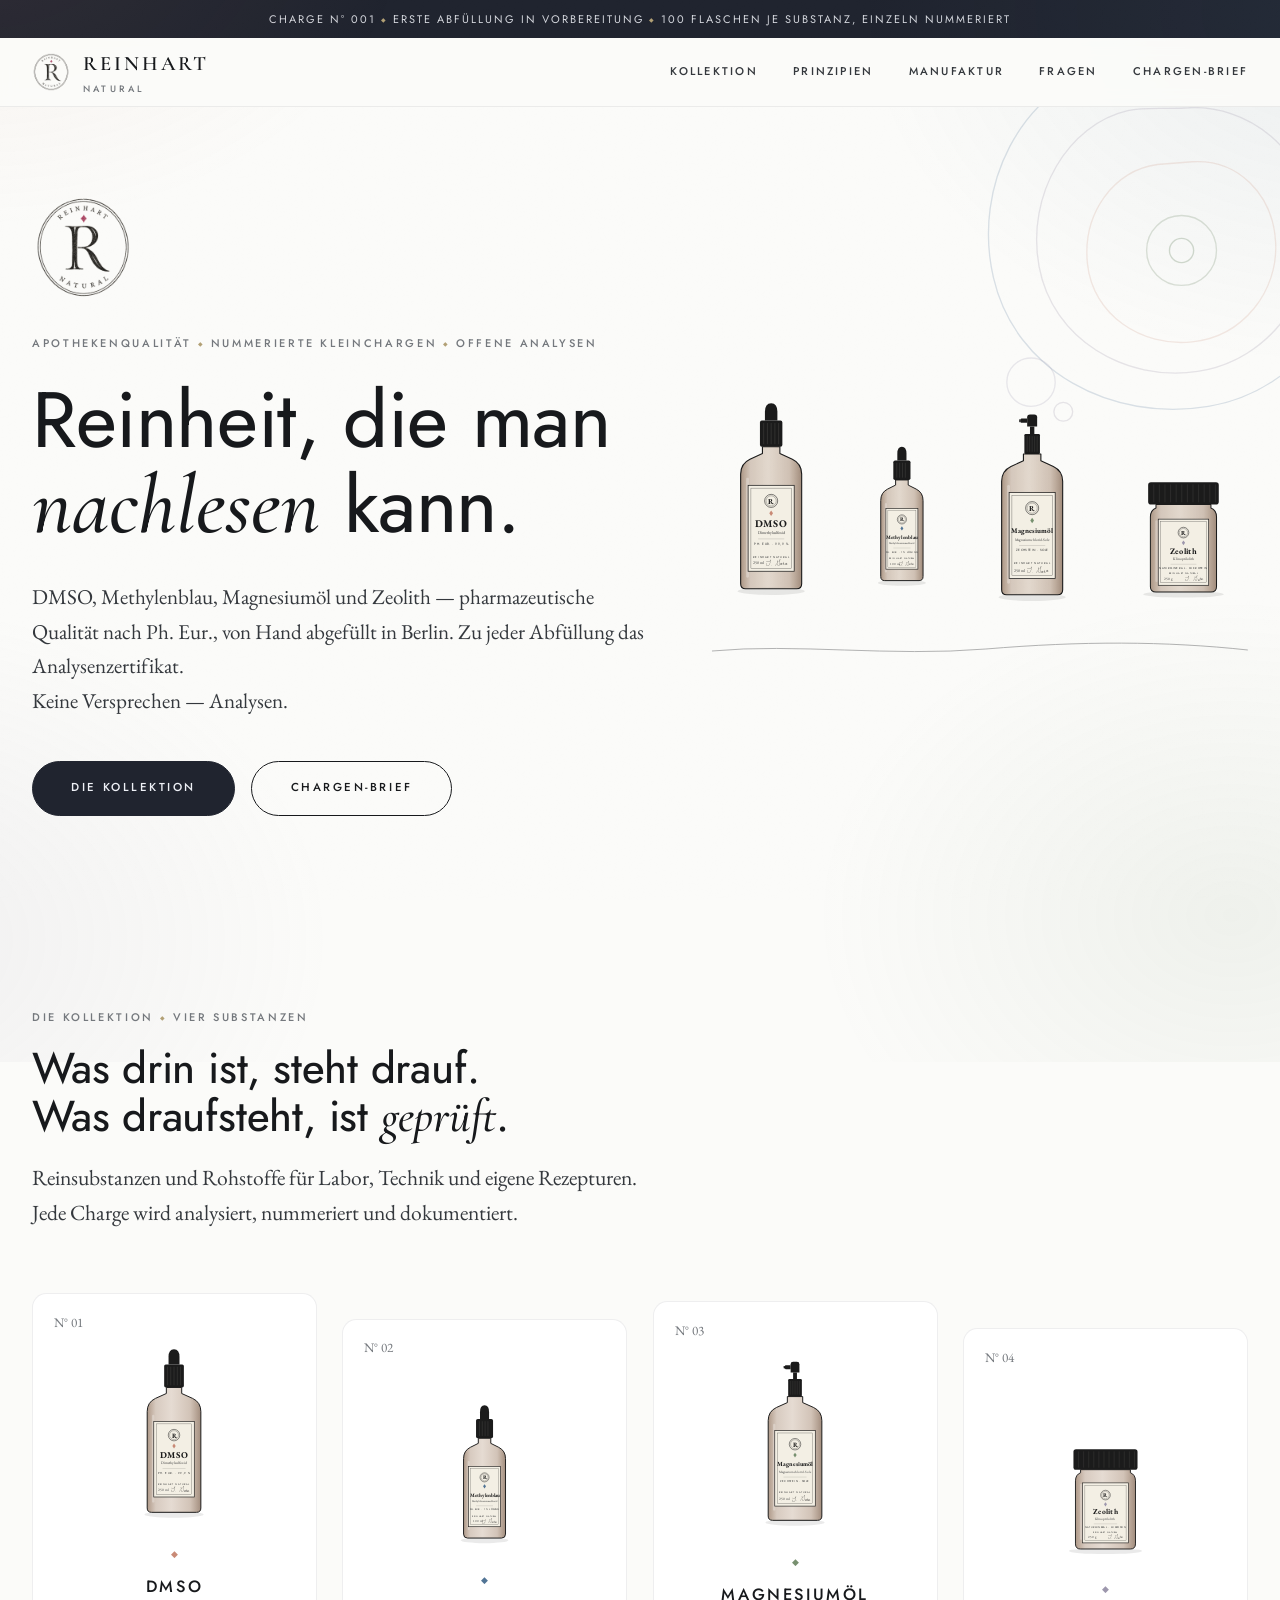
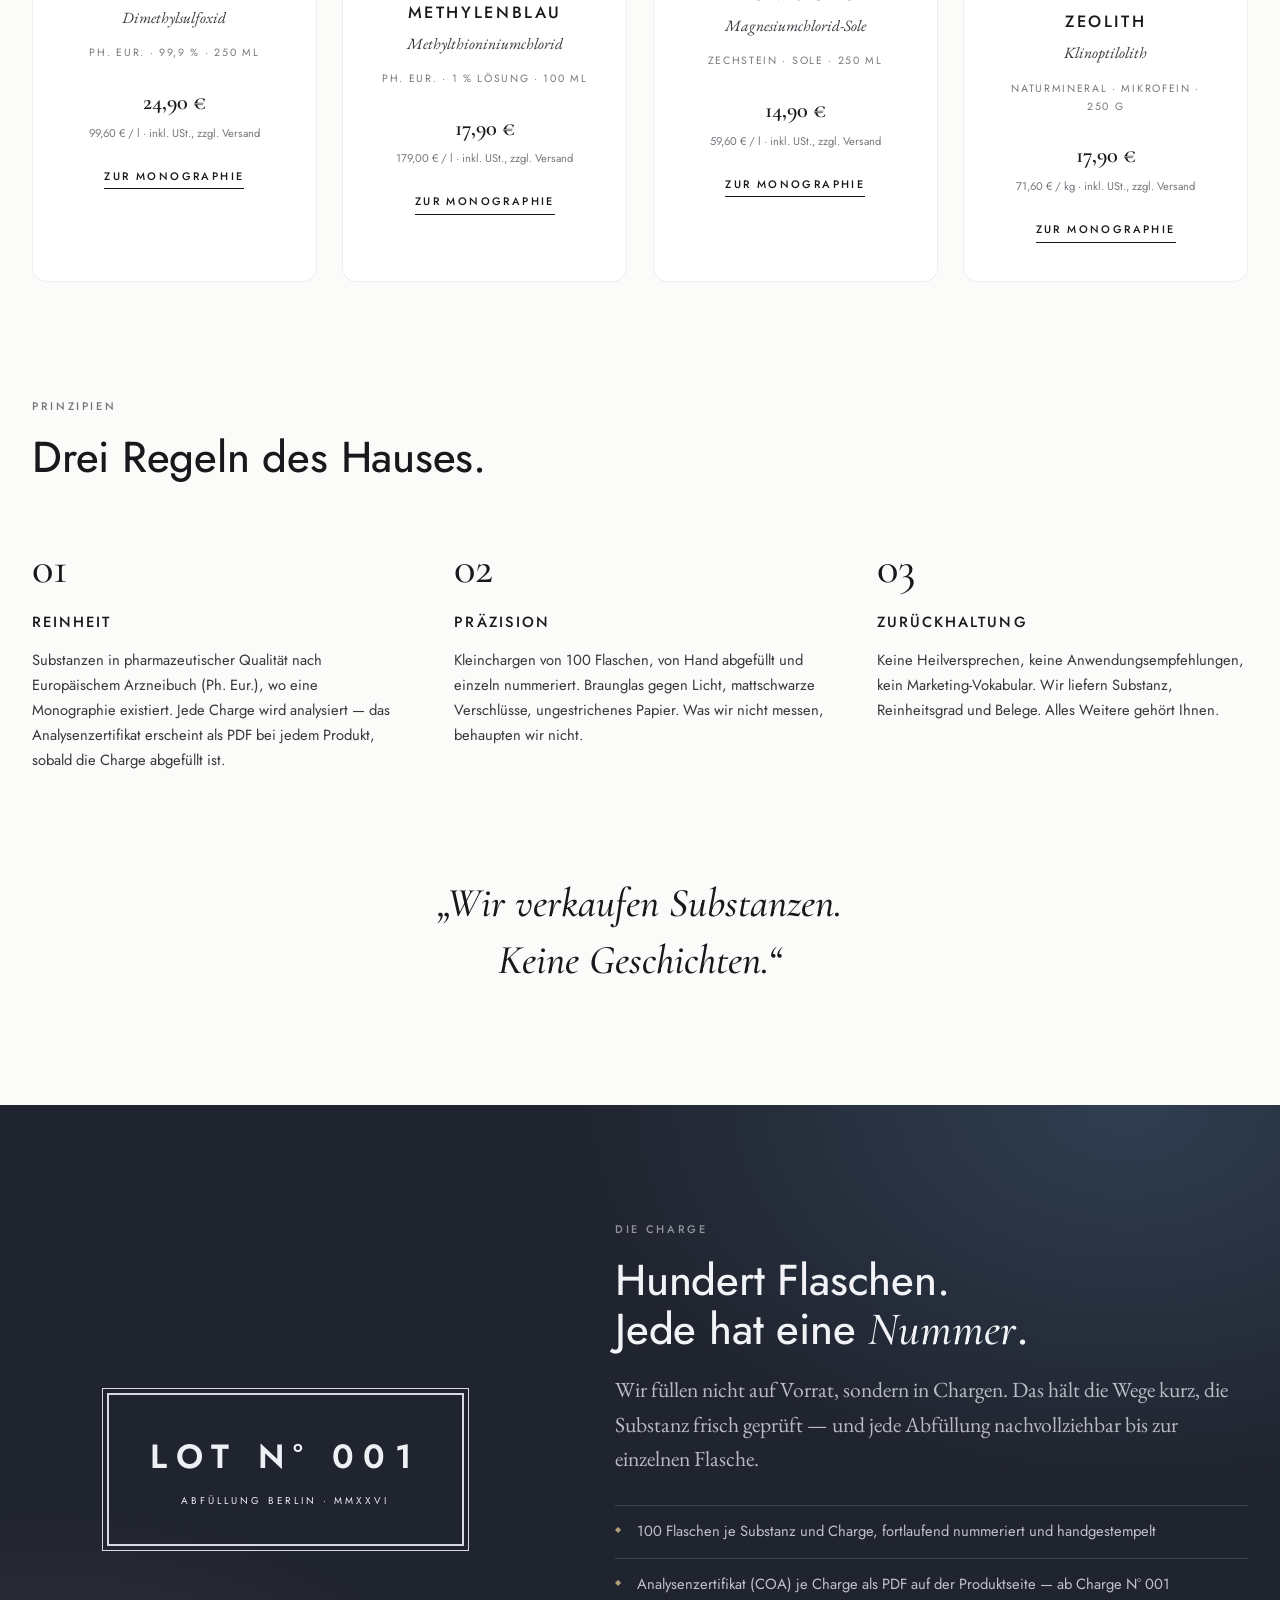
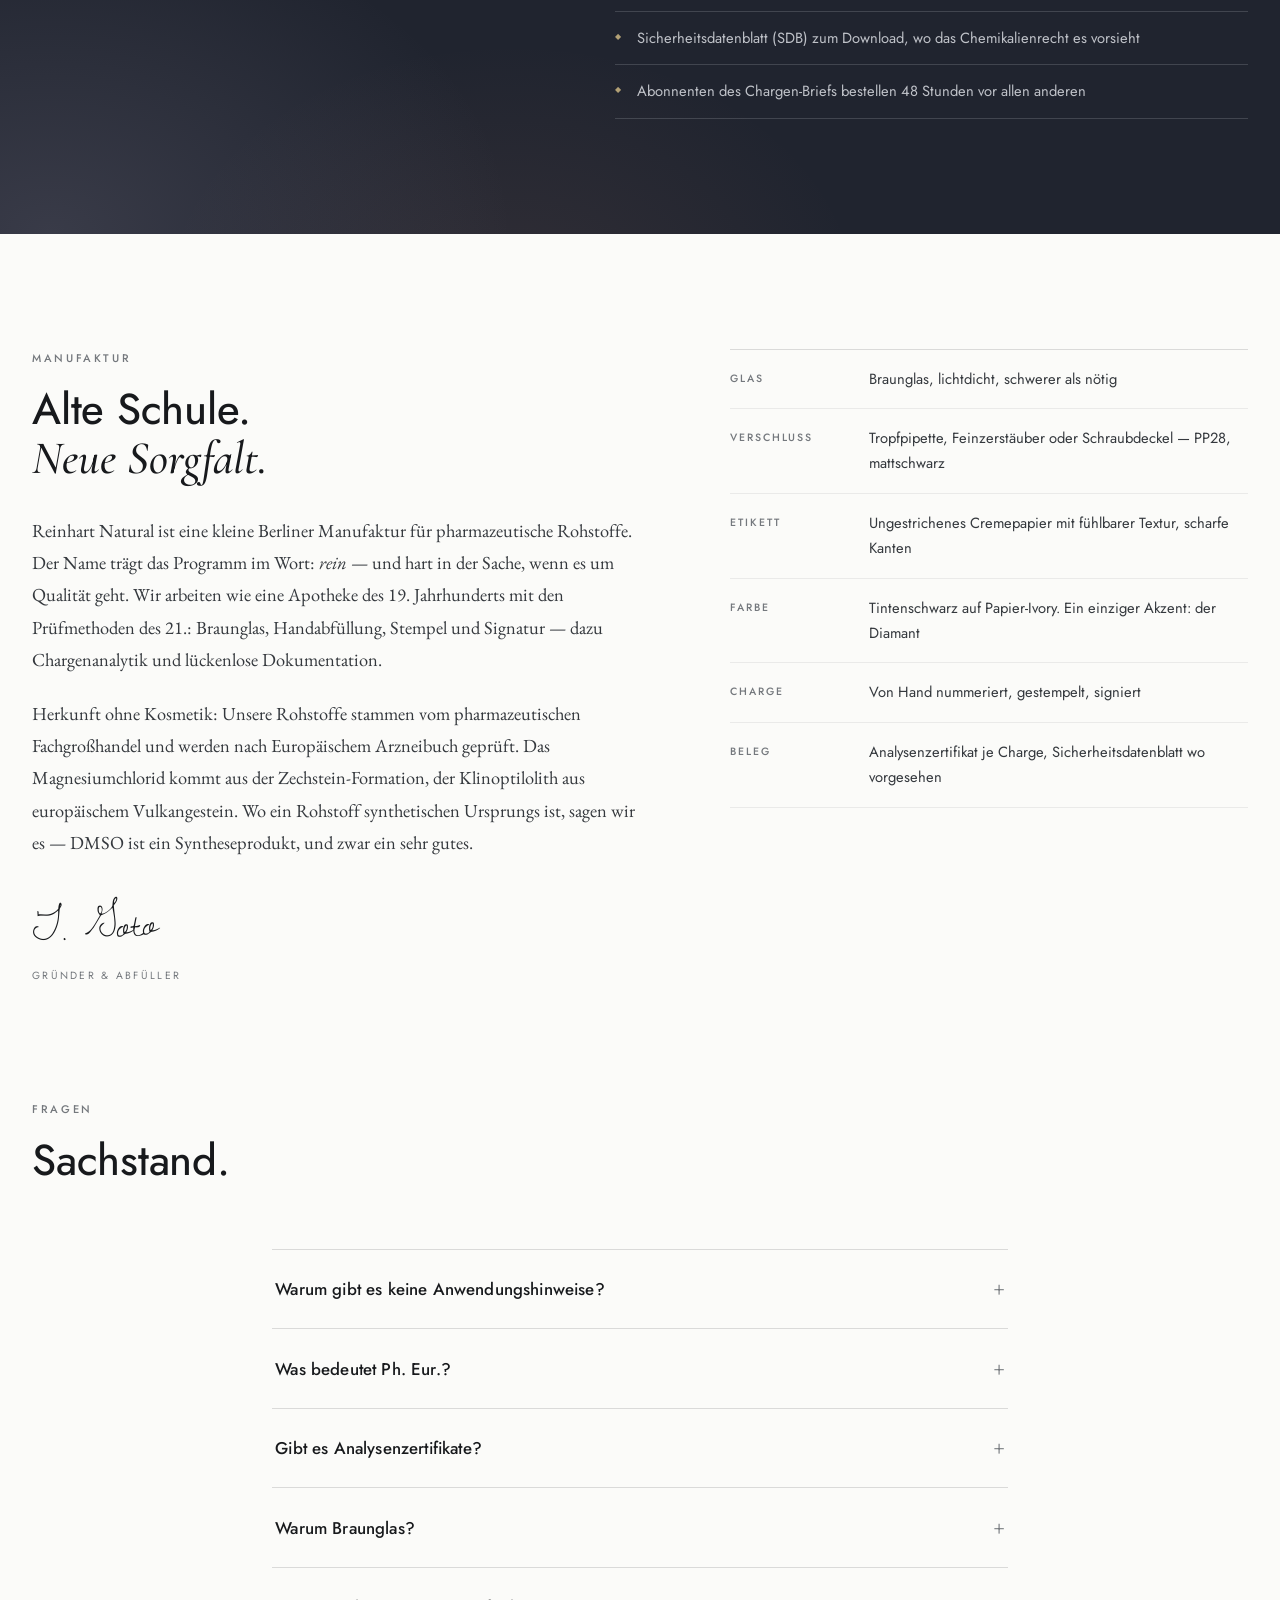
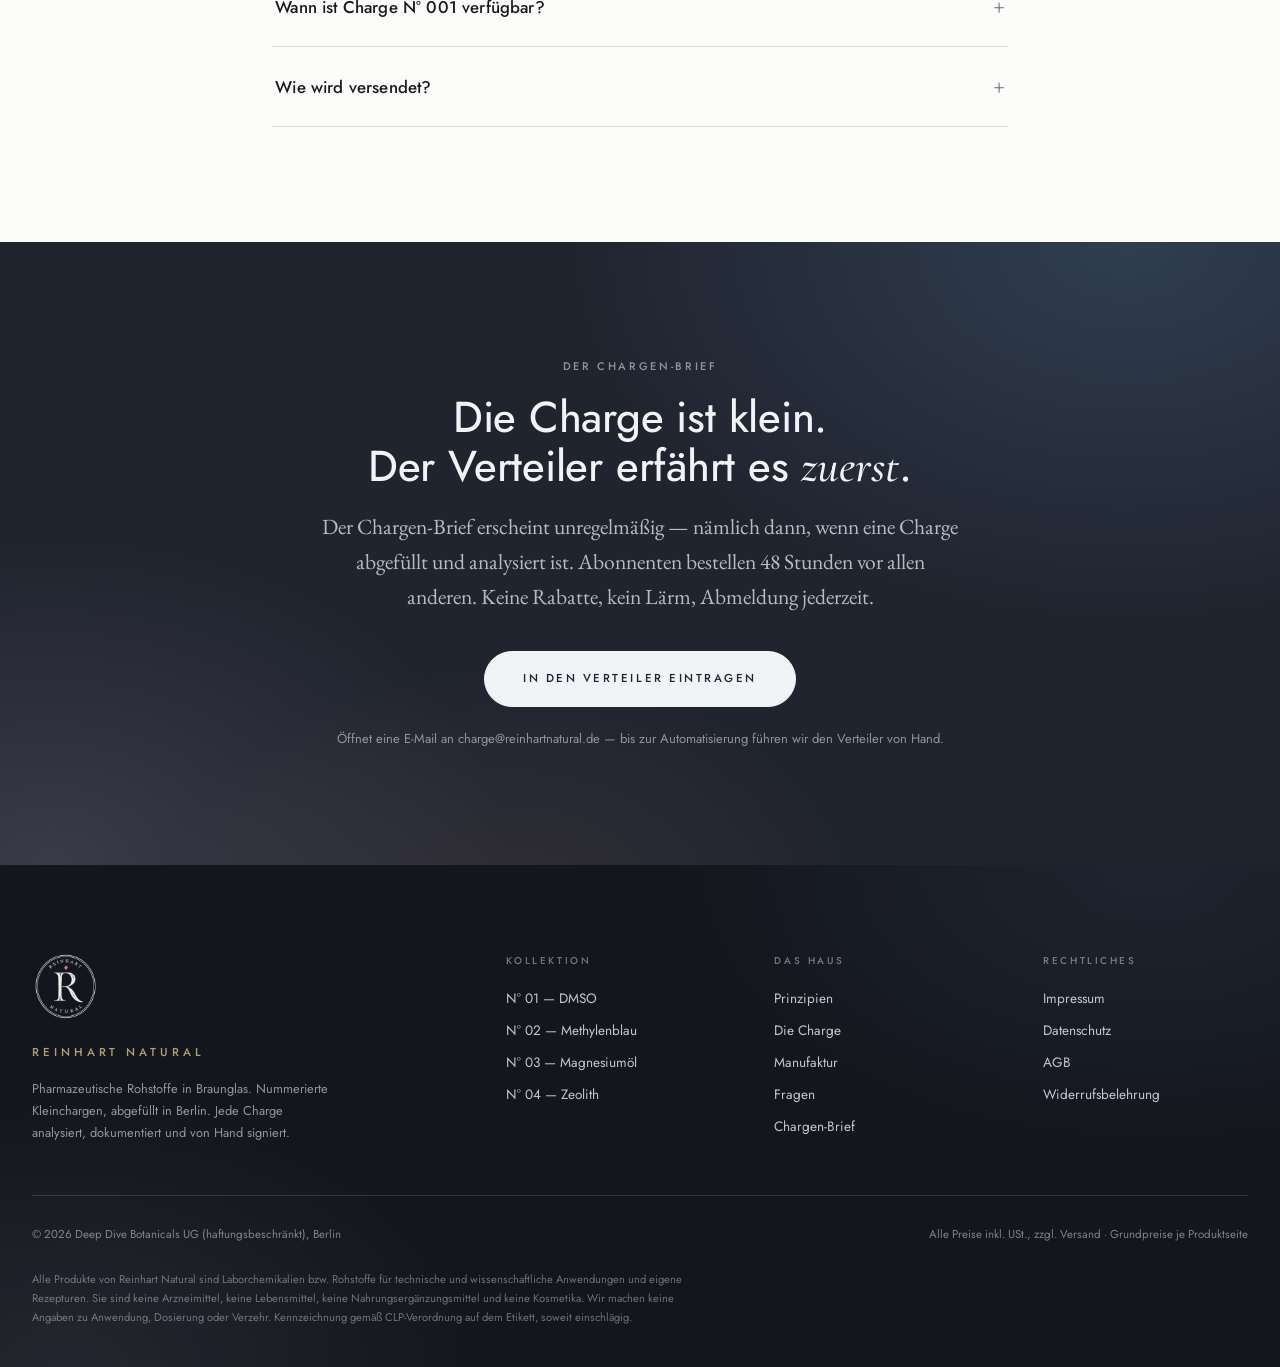
<file: index.html>
<!DOCTYPE html>
<html lang="de">
<head>
  <meta charset="utf-8">
  <meta name="viewport" content="width=device-width, initial-scale=1">
  <title>Reinhart Natural — Pharmazeutische Rohstoffe in Braunglas · Ph. Eur. · Nummerierte Kleinchargen</title>
  <meta name="description" content="Reinhart Natural: DMSO, Methylenblau, Magnesiumöl und Zeolith in Braunglas. Pharmazeutische Qualität, nummerierte Kleinchargen, Analysenzertifikat je Charge. Abgefüllt in Berlin.">
  <link rel="canonical" href="https://reinhartnatural.de/">
  <link rel="icon" href="favicon.ico" sizes="48x48">
  <link rel="icon" type="image/png" sizes="32x32" href="favicon-32.png">
  <link rel="apple-touch-icon" href="apple-touch-icon.png">
  <link rel="stylesheet" href="assets/css/style.css">
  <meta property="og:type" content="website">
  <meta property="og:site_name" content="Reinhart Natural">
  <meta property="og:title" content="Reinhart Natural — Pharmazeutische Rohstoffe in Braunglas">
  <meta property="og:description" content="Vier Substanzen. Nummerierte Kleinchargen. Analysenzertifikat je Charge. Keine Versprechen — Analysen.">
  <meta property="og:url" content="https://reinhartnatural.de/">
  <meta property="og:locale" content="de_DE">
  <meta property="og:image" content="https://reinhartnatural.de/assets/img/og-standard.png">
  <meta property="og:image:width" content="1200">
  <meta property="og:image:height" content="630">
  <meta name="twitter:card" content="summary_large_image">
  <meta name="twitter:image" content="https://reinhartnatural.de/assets/img/og-standard.png">
  <script type="application/ld+json">
  {
    "@context": "https://schema.org",
    "@type": "Organization",
    "name": "Reinhart Natural",
    "url": "https://reinhartnatural.de/",
    "logo": "https://reinhartnatural.de/assets/img/siegel-512.png",
    "slogan": "Reinheit, die man nachlesen kann.",
    "parentOrganization": {
      "@type": "Organization",
      "name": "Deep Dive Botanicals UG (haftungsbeschränkt)"
    }
  }
  </script>
</head>
<body>
<a class="skip-link" href="#inhalt">Zum Inhalt springen</a>

<!-- ============ SVG-Sprite: Siegel & Flaschen ============ -->
<svg xmlns="http://www.w3.org/2000/svg" width="0" height="0" style="position:absolute" aria-hidden="true" focusable="false">
  <defs>
    <linearGradient id="amber" x1="0" y1="0" x2="1" y2="0">
      <stop offset="0" stop-color="#6b4426" stop-opacity="0.55"/>
      <stop offset="0.16" stop-color="#7a4f2c" stop-opacity="0.30"/>
      <stop offset="0.45" stop-color="#8a5c34" stop-opacity="0.22"/>
      <stop offset="0.8" stop-color="#7a4f2c" stop-opacity="0.34"/>
      <stop offset="1" stop-color="#5e3a20" stop-opacity="0.58"/>
    </linearGradient>
  </defs>

  <!-- DMSO — 250 ml, Tropfpipette -->
  <symbol id="flasche-dmso" viewBox="0 0 190 336">
    <ellipse cx="95" cy="326" rx="54" ry="6" fill="#1b1b1b" opacity="0.09"/>
    <path d="M85 52 L85 38 Q85 24 95 24 Q105 24 105 38 L105 52 Z" fill="#1b1b1b"/>
    <rect x="77" y="52" width="36" height="42" rx="3" fill="#1b1b1b"/>
    <g stroke="#f3efe4" stroke-width="1" opacity="0.16">
      <line x1="83" y1="56" x2="83" y2="90"/><line x1="89" y1="56" x2="89" y2="90"/>
      <line x1="95" y1="56" x2="95" y2="90"/><line x1="101" y1="56" x2="101" y2="90"/>
      <line x1="107" y1="56" x2="107" y2="90"/>
    </g>
    <path d="M54 322 Q46 322 46 314 L46 138 Q46 121 61 114 L81 105 L81 94 L109 94 L109 105 L129 114 Q144 121 144 138 L144 314 Q144 322 136 322 Z"
          fill="url(#amber)" stroke="#1b1b1b" stroke-width="1.8" stroke-linejoin="round"/>
    <path d="M57 146 L57 302" stroke="#ffffff" stroke-width="4.5" stroke-linecap="round" opacity="0.28" fill="none"/>
    <rect x="58" y="156" width="74" height="138" fill="#f3efe4" stroke="#1b1b1b" stroke-width="1.2"/>
    <rect x="62.5" y="160.5" width="65" height="129" fill="none" stroke="#1b1b1b" stroke-width="0.6" opacity="0.75"/>
    <circle cx="95" cy="181" r="10.5" fill="none" stroke="#1b1b1b" stroke-width="0.9"/>
    <circle cx="95" cy="181" r="8.2" fill="none" stroke="#1b1b1b" stroke-width="0.45"/>
    <text x="95" y="185.5" text-anchor="middle" style="font-family:'EB Garamond',Georgia,serif;font-weight:700" font-size="12" fill="#1b1b1b">R</text>
    <path d="M95 196.5 l 3 4.4 -3 4.4 -3 -4.4 z" style="fill:var(--d,#c98a76)"/>
    <text x="95" y="223" text-anchor="middle" style="font-family:'EB Garamond',Georgia,serif;font-weight:700;letter-spacing:0.08em" font-size="16.5" fill="#1b1b1b">DMSO</text>
    <text x="95" y="234.5" text-anchor="middle" style="font-family:'EB Garamond',Georgia,serif" font-size="6.8" fill="#2f3133">Dimethylsulfoxid</text>
    <line x1="74" y1="242" x2="116" y2="242" stroke="#1b1b1b" stroke-width="0.5" opacity="0.4"/>
    <text x="95" y="251.5" text-anchor="middle" style="font-family:Jost,Arial,sans-serif;letter-spacing:0.14em" font-size="5.2" fill="#2f3133">PH. EUR. · 99,9 %</text>
    <text x="66" y="283" style="font-family:'EB Garamond',Georgia,serif" font-size="6.6" fill="#2f3133">250 ml</text>
    <text x="122" y="284" text-anchor="end" transform="rotate(-3 122 284)" style="font-family:'Dawning of a New Day',cursive" font-size="11" fill="#1b1b1b">T. Goto</text>
    <text x="95" y="272" text-anchor="middle" style="font-family:Jost,Arial,sans-serif;letter-spacing:0.22em" font-size="4.4" fill="#2f3133">REINHART NATURAL</text>
  </symbol>

  <!-- Methylenblau — 100 ml, Tropfpipette -->
  <symbol id="flasche-mb" viewBox="0 0 150 266">
    <ellipse cx="75" cy="258" rx="42" ry="5" fill="#1b1b1b" opacity="0.09"/>
    <path d="M67 44 L67 32 Q67 20 75 20 Q83 20 83 32 L83 44 Z" fill="#1b1b1b"/>
    <rect x="60" y="44" width="30" height="34" rx="3" fill="#1b1b1b"/>
    <g stroke="#f3efe4" stroke-width="1" opacity="0.16">
      <line x1="66" y1="48" x2="66" y2="74"/><line x1="71" y1="48" x2="71" y2="74"/>
      <line x1="76" y1="48" x2="76" y2="74"/><line x1="81" y1="48" x2="81" y2="74"/>
    </g>
    <path d="M45 254 Q38 254 38 247 L38 114 Q38 100 50 94 L64 87 L64 78 L86 78 L86 87 L100 94 Q112 100 112 114 L112 247 Q112 254 105 254 Z"
          fill="url(#amber)" stroke="#1b1b1b" stroke-width="1.7" stroke-linejoin="round"/>
    <path d="M47 120 L47 238" stroke="#ffffff" stroke-width="3.6" stroke-linecap="round" opacity="0.28" fill="none"/>
    <rect x="47" y="128" width="56" height="106" fill="#f3efe4" stroke="#1b1b1b" stroke-width="1.1"/>
    <rect x="50.5" y="131.5" width="49" height="99" fill="none" stroke="#1b1b1b" stroke-width="0.5" opacity="0.75"/>
    <circle cx="75" cy="147" r="8" fill="none" stroke="#1b1b1b" stroke-width="0.8"/>
    <circle cx="75" cy="147" r="6.2" fill="none" stroke="#1b1b1b" stroke-width="0.4"/>
    <text x="75" y="150.5" text-anchor="middle" style="font-family:'EB Garamond',Georgia,serif;font-weight:700" font-size="9.5" fill="#1b1b1b">R</text>
    <path d="M75 159 l 2.6 3.8 -2.6 3.8 -2.6 -3.8 z" style="fill:var(--d,#517495)"/>
    <text x="75" y="181" text-anchor="middle" style="font-family:'EB Garamond',Georgia,serif;font-weight:700" font-size="9.2" fill="#1b1b1b">Methylenblau</text>
    <text x="75" y="190.5" text-anchor="middle" style="font-family:'EB Garamond',Georgia,serif" font-size="4.7" fill="#2f3133">Methylthioniniumchlorid</text>
    <line x1="60" y1="197" x2="90" y2="197" stroke="#1b1b1b" stroke-width="0.45" opacity="0.4"/>
    <text x="75" y="205" text-anchor="middle" style="font-family:Jost,Arial,sans-serif;letter-spacing:0.08em" font-size="4.2" fill="#2f3133">PH. EUR. · 1 % LÖSUNG</text>
    <text x="54" y="226" style="font-family:'EB Garamond',Georgia,serif" font-size="5.6" fill="#2f3133">100 ml</text>
    <text x="97" y="227" text-anchor="end" transform="rotate(-3 97 227)" style="font-family:'Dawning of a New Day',cursive" font-size="9" fill="#1b1b1b">T. Goto</text>
    <text x="75" y="217" text-anchor="middle" style="font-family:Jost,Arial,sans-serif;letter-spacing:0.2em" font-size="3.7" fill="#2f3133">REINHART NATURAL</text>
  </symbol>

  <!-- Magnesiumöl — 250 ml, Feinzerstäuber -->
  <symbol id="flasche-mgo" viewBox="0 0 190 336">
    <ellipse cx="95" cy="326" rx="54" ry="6" fill="#1b1b1b" opacity="0.09"/>
    <path d="M87 52 L87 37 Q87 32.5 91.5 32.5 L98.5 32.5 Q103 32.5 103 37 L103 52 Z" fill="#1b1b1b"/>
    <path d="M87 39 L78 39 Q76.5 39 76.5 40.5 L76.5 44.5 Q76.5 46 78 46 L87 46 Z" fill="#1b1b1b"/>
    <rect x="74.2" y="40.1" width="2.6" height="4.8" rx="0.9" fill="#1b1b1b"/>
    <rect x="91.5" y="52" width="7" height="12" fill="#1b1b1b"/>
    <path d="M84.5 64 L105.5 64 Q107.5 64 107.5 66 L107.5 94 Q107.5 96 105.5 96 L84.5 96 Q82.5 96 82.5 94 L82.5 66 Q82.5 64 84.5 64 Z" fill="#1b1b1b"/>
    <g stroke="#f3efe4" stroke-width="0.8" opacity="0.18">
      <line x1="87" y1="67.5" x2="87" y2="92.5"/><line x1="91" y1="67.5" x2="91" y2="92.5"/>
      <line x1="95" y1="67.5" x2="95" y2="92.5"/><line x1="99" y1="67.5" x2="99" y2="92.5"/>
      <line x1="103" y1="67.5" x2="103" y2="92.5"/>
    </g>
    <path d="M54 322 Q46 322 46 314 L46 140 Q46 123 61 116 L81 107 L81 96 L109 96 L109 107 L129 116 Q144 123 144 140 L144 314 Q144 322 136 322 Z"
          fill="url(#amber)" stroke="#1b1b1b" stroke-width="1.8" stroke-linejoin="round"/>
    <path d="M57 148 L57 302" stroke="#ffffff" stroke-width="4.5" stroke-linecap="round" opacity="0.28" fill="none"/>
    <rect x="58" y="158" width="74" height="138" fill="#f3efe4" stroke="#1b1b1b" stroke-width="1.2"/>
    <rect x="62.5" y="162.5" width="65" height="129" fill="none" stroke="#1b1b1b" stroke-width="0.6" opacity="0.75"/>
    <circle cx="95" cy="183" r="10.5" fill="none" stroke="#1b1b1b" stroke-width="0.9"/>
    <circle cx="95" cy="183" r="8.2" fill="none" stroke="#1b1b1b" stroke-width="0.45"/>
    <text x="95" y="187.5" text-anchor="middle" style="font-family:'EB Garamond',Georgia,serif;font-weight:700" font-size="12" fill="#1b1b1b">R</text>
    <path d="M95 198.5 l 3 4.4 -3 4.4 -3 -4.4 z" style="fill:var(--d,#77906f)"/>
    <text x="95" y="223" text-anchor="middle" style="font-family:'EB Garamond',Georgia,serif;font-weight:700" font-size="11.5" fill="#1b1b1b">Magnesiumöl</text>
    <text x="95" y="235" text-anchor="middle" style="font-family:'EB Garamond',Georgia,serif" font-size="6" fill="#2f3133">Magnesiumchlorid-Sole</text>
    <line x1="74" y1="243" x2="116" y2="243" stroke="#1b1b1b" stroke-width="0.5" opacity="0.4"/>
    <text x="95" y="252.5" text-anchor="middle" style="font-family:Jost,Arial,sans-serif;letter-spacing:0.14em" font-size="5" fill="#2f3133">ZECHSTEIN · SOLE</text>
    <text x="66" y="285" style="font-family:'EB Garamond',Georgia,serif" font-size="6.6" fill="#2f3133">250 ml</text>
    <text x="122" y="286" text-anchor="end" transform="rotate(-3 122 286)" style="font-family:'Dawning of a New Day',cursive" font-size="11" fill="#1b1b1b">T. Goto</text>
    <text x="95" y="273" text-anchor="middle" style="font-family:Jost,Arial,sans-serif;letter-spacing:0.22em" font-size="4.4" fill="#2f3133">REINHART NATURAL</text>
  </symbol>

  <!-- Zeolith — 250 g, Schraubglas -->
  <symbol id="flasche-zeo" viewBox="0 0 230 246">
    <ellipse cx="115" cy="238" rx="72" ry="6" fill="#1b1b1b" opacity="0.09"/>
    <rect x="52" y="38" width="126" height="40" rx="5" fill="#1b1b1b"/>
    <g stroke="#f3efe4" stroke-width="1" opacity="0.14">
      <line x1="62" y1="42" x2="62" y2="74"/><line x1="72" y1="42" x2="72" y2="74"/>
      <line x1="82" y1="42" x2="82" y2="74"/><line x1="92" y1="42" x2="92" y2="74"/>
      <line x1="102" y1="42" x2="102" y2="74"/><line x1="112" y1="42" x2="112" y2="74"/>
      <line x1="122" y1="42" x2="122" y2="74"/><line x1="132" y1="42" x2="132" y2="74"/>
      <line x1="142" y1="42" x2="142" y2="74"/><line x1="152" y1="42" x2="152" y2="74"/>
      <line x1="162" y1="42" x2="162" y2="74"/><line x1="172" y1="42" x2="172" y2="74"/>
    </g>
    <path d="M66 234 Q56 234 56 224 L56 100 Q56 88 66 84 L66 78 L164 78 L164 84 Q174 88 174 100 L174 224 Q174 234 164 234 Z"
          fill="url(#amber)" stroke="#1b1b1b" stroke-width="1.8" stroke-linejoin="round"/>
    <path d="M67 108 L67 214" stroke="#ffffff" stroke-width="4.5" stroke-linecap="round" opacity="0.26" fill="none"/>
    <rect x="70" y="104" width="90" height="118" fill="#f3efe4" stroke="#1b1b1b" stroke-width="1.2"/>
    <rect x="74.5" y="108.5" width="81" height="109" fill="none" stroke="#1b1b1b" stroke-width="0.6" opacity="0.75"/>
    <circle cx="115" cy="128" r="9.5" fill="none" stroke="#1b1b1b" stroke-width="0.9"/>
    <circle cx="115" cy="128" r="7.4" fill="none" stroke="#1b1b1b" stroke-width="0.45"/>
    <text x="115" y="132" text-anchor="middle" style="font-family:'EB Garamond',Georgia,serif;font-weight:700" font-size="11" fill="#1b1b1b">R</text>
    <path d="M115 142 l 2.9 4.2 -2.9 4.2 -2.9 -4.2 z" style="fill:var(--d,#9d97ad)"/>
    <text x="115" y="166" text-anchor="middle" style="font-family:'EB Garamond',Georgia,serif;font-weight:700;letter-spacing:0.04em" font-size="15" fill="#1b1b1b">Zeolith</text>
    <text x="115" y="177.5" text-anchor="middle" style="font-family:'EB Garamond',Georgia,serif" font-size="6.6" fill="#2f3133">Klinoptilolith</text>
    <line x1="92" y1="184.5" x2="138" y2="184.5" stroke="#1b1b1b" stroke-width="0.5" opacity="0.4"/>
    <text x="115" y="193" text-anchor="middle" style="font-family:Jost,Arial,sans-serif;letter-spacing:0.14em" font-size="4.9" fill="#2f3133">NATURMINERAL · MIKROFEIN</text>
    <text x="115" y="202" text-anchor="middle" style="font-family:Jost,Arial,sans-serif;letter-spacing:0.2em" font-size="4.1" fill="#2f3133">REINHART NATURAL</text>
    <text x="80" y="212.5" style="font-family:'EB Garamond',Georgia,serif" font-size="6.4" fill="#2f3133">250 g</text>
    <text x="150" y="213" text-anchor="end" transform="rotate(-3 150 213)" style="font-family:'Dawning of a New Day',cursive" font-size="10" fill="#1b1b1b">T. Goto</text>
  </symbol>
</svg>

<!-- ============ Ankündigung + Header ============ -->
<div class="annonce">Charge N° 001 <span class="dia">◆</span> Erste Abfüllung in Vorbereitung <span class="dia">◆</span> 100 Flaschen je Substanz, einzeln nummeriert</div>

<header class="site-header">
  <div class="wrap header-inner">
    <a class="brand" href="index.html" aria-label="Reinhart Natural — Startseite">
      <img src="assets/img/siegel-192.png" alt="" width="192" height="192">
      <span class="brand-name">Reinhart<span>Natural</span></span>
    </a>
    <button class="nav-toggle" aria-expanded="false" aria-controls="hauptnavigation" aria-label="Navigation öffnen">
      <svg viewBox="0 0 24 24" fill="none" stroke-width="1.5" aria-hidden="true" focusable="false"><path d="M3 6h18M3 12h18M3 18h18"/></svg>
    </button>
    <nav class="site-nav" id="hauptnavigation" aria-label="Hauptnavigation">
      <a href="#kollektion">Kollektion</a>
      <a href="#prinzipien">Prinzipien</a>
      <a href="#manufaktur">Manufaktur</a>
      <a href="#fragen">Fragen</a>
      <a href="#verteiler">Chargen-Brief</a>
    </nav>
  </div>
</header>

<main id="inhalt">

  <!-- ============ Hero ============ -->
  <section class="hero">
    <svg class="hero-cells" viewBox="0 0 400 400" fill="none" aria-hidden="true">
      <g stroke-width="1">
        <path stroke="rgba(81,116,149,0.2)" d="M200 60 C 262 52, 330 96, 338 165 C 346 234, 300 306, 228 318 C 156 330, 84 292, 68 222 C 52 152, 90 84, 148 66 C 165 60, 183 62, 200 60 Z"/>
        <path stroke="rgba(157,151,173,0.24)" d="M210 96 C 258 92, 302 128, 306 180 C 310 232, 274 284, 220 292 C 166 300, 112 268, 102 214 C 92 160, 124 108, 168 98 C 182 95, 196 97, 210 96 Z"/>
        <path stroke="rgba(201,138,118,0.18)" d="M216 136 C 250 134, 276 160, 278 196 C 280 232, 254 266, 216 270 C 178 274, 142 250, 138 212 C 134 174, 158 142, 190 138 Z"/>
        <circle cx="208" cy="202" r="26" stroke="rgba(119,144,111,0.26)"/>
        <circle cx="208" cy="202" r="9" stroke="rgba(119,144,111,0.32)"/>
        <circle cx="305" cy="98" r="14" stroke="rgba(81,116,149,0.18)"/>
        <circle cx="322" cy="120" r="6" stroke="rgba(81,116,149,0.22)"/>
        <circle cx="96" cy="300" r="18" stroke="rgba(157,151,173,0.2)"/>
        <circle cx="120" cy="322" r="7" stroke="rgba(157,151,173,0.24)"/>
      </g>
    </svg>
    <div class="wrap hero-grid">
      <div class="hero-copy">
        <img class="hero-seal reveal" src="assets/img/siegel-256.png" alt="Siegel Reinhart Natural" width="256" height="256">
        <p class="eyebrow reveal reveal-d1">Apothekenqualität <span class="dia">◆</span> Nummerierte Kleinchargen <span class="dia">◆</span> Offene Analysen</p>
        <h1 class="display reveal reveal-d1">Reinheit, die man <em>nachlesen</em> kann.</h1>
        <p class="hero-claim reveal reveal-d2">DMSO, Methylenblau, Magnesiumöl und Zeolith&nbsp;— pharmazeutische
          Qualität nach Ph.&nbsp;Eur., von Hand abgefüllt in Berlin. Zu jeder Abfüllung das
          Analysenzertifikat.<br>Keine Versprechen&nbsp;— Analysen.</p>
        <div class="hero-actions reveal reveal-d3">
          <a class="btn btn-solid" href="#kollektion">Die Kollektion</a>
          <a class="btn" href="#verteiler">Chargen-Brief</a>
        </div>
      </div>
      <div class="hero-shelf reveal reveal-d2">
        <div class="bottles" aria-hidden="true">
          <svg viewBox="0 0 190 336" style="--d:#c98a76"><use href="#flasche-dmso"/></svg>
          <svg viewBox="0 0 150 266" class="h-sm" style="--d:#517495"><use href="#flasche-mb"/></svg>
          <svg viewBox="0 0 190 336" style="--d:#77906f"><use href="#flasche-mgo"/></svg>
          <svg viewBox="0 0 230 246" class="h-jar" style="--d:#9d97ad"><use href="#flasche-zeo"/></svg>
        </div>
        <svg class="shelf-curve" viewBox="0 0 900 24" preserveAspectRatio="none" aria-hidden="true"><path d="M0 14 C 140 6, 300 20, 460 12 S 760 4, 900 13" fill="none" stroke="currentColor" stroke-width="1"/></svg>
      </div>
    </div>
  </section>

  <!-- ============ Kollektion ============ -->
  <section class="section" id="kollektion">
    <div class="wrap">
      <div class="section-head reveal">
        <span class="eyebrow">Die Kollektion <span class="dia">◆</span> Vier Substanzen</span>
        <h2>Was drin ist, steht drauf.<br>Was draufsteht, ist <em>geprüft</em>.</h2>
        <p class="lede">Reinsubstanzen und Rohstoffe für Labor, Technik und eigene Rezepturen.
          Jede Charge wird analysiert, nummeriert und dokumentiert.</p>
      </div>
      <div class="grid-products">
        <article class="product-card reveal">
          <span class="no">N° 01</span>
          <figure><svg viewBox="0 0 190 336" style="--d:#c98a76" role="img" aria-label="DMSO Braunglasflasche mit Tropfpipette"><use href="#flasche-dmso"/></svg></figure>
          <span class="dia" style="color:#c98a76">◆</span>
          <h3>DMSO</h3>
          <p class="chem">Dimethylsulfoxid</p>
          <p class="spec">Ph.&nbsp;Eur. · 99,9&nbsp;% · 250&nbsp;ml</p>
          <p class="price">24,90&nbsp;€</p>
          <p class="base-price">99,60&nbsp;€&nbsp;/&nbsp;l · inkl. USt., zzgl. Versand</p>
          <a class="card-link stretch" href="produkte/dmso.html">Zur Monographie</a>
        </article>
        <article class="product-card reveal reveal-d1">
          <span class="no">N° 02</span>
          <figure><svg viewBox="0 0 150 266" class="h-sm" style="--d:#517495" role="img" aria-label="Methylenblau Braunglasflasche mit Tropfpipette"><use href="#flasche-mb"/></svg></figure>
          <span class="dia" style="color:#517495">◆</span>
          <h3>Methylenblau</h3>
          <p class="chem">Methylthioniniumchlorid</p>
          <p class="spec">Ph.&nbsp;Eur. · 1&nbsp;%&nbsp;Lösung · 100&nbsp;ml</p>
          <p class="price">17,90&nbsp;€</p>
          <p class="base-price">179,00&nbsp;€&nbsp;/&nbsp;l · inkl. USt., zzgl. Versand</p>
          <a class="card-link stretch" href="produkte/methylenblau.html">Zur Monographie</a>
        </article>
        <article class="product-card reveal reveal-d2">
          <span class="no">N° 03</span>
          <figure><svg viewBox="0 0 190 336" style="--d:#77906f" role="img" aria-label="Magnesiumöl Braunglasflasche mit Feinzerstäuber"><use href="#flasche-mgo"/></svg></figure>
          <span class="dia" style="color:#77906f">◆</span>
          <h3>Magnesiumöl</h3>
          <p class="chem">Magnesiumchlorid-Sole</p>
          <p class="spec">Zechstein · Sole · 250&nbsp;ml</p>
          <p class="price">14,90&nbsp;€</p>
          <p class="base-price">59,60&nbsp;€&nbsp;/&nbsp;l · inkl. USt., zzgl. Versand</p>
          <a class="card-link stretch" href="produkte/magnesiumoel.html">Zur Monographie</a>
        </article>
        <article class="product-card reveal reveal-d3">
          <span class="no">N° 04</span>
          <figure><svg viewBox="0 0 230 246" class="h-jar" style="--d:#9d97ad" role="img" aria-label="Zeolith Braunglas-Schraubglas"><use href="#flasche-zeo"/></svg></figure>
          <span class="dia" style="color:#9d97ad">◆</span>
          <h3>Zeolith</h3>
          <p class="chem">Klinoptilolith</p>
          <p class="spec">Naturmineral · mikrofein · 250&nbsp;g</p>
          <p class="price">17,90&nbsp;€</p>
          <p class="base-price">71,60&nbsp;€&nbsp;/&nbsp;kg · inkl. USt., zzgl. Versand</p>
          <a class="card-link stretch" href="produkte/zeolith.html">Zur Monographie</a>
        </article>
      </div>
    </div>
  </section>

  <!-- ============ Prinzipien ============ -->
  <section class="section" id="prinzipien" style="padding-top:0">
    <div class="wrap">
      <div class="section-head reveal">
        <span class="eyebrow">Prinzipien</span>
        <h2>Drei Regeln des Hauses.</h2>
      </div>
      <div class="grid-3">
        <div class="principle reveal">
          <div class="num">01</div>
          <h3>Reinheit</h3>
          <p>Substanzen in pharmazeutischer Qualität nach Europäischem Arzneibuch (Ph.&nbsp;Eur.), wo eine
            Monographie existiert. Jede Charge wird analysiert&nbsp;— das Analysenzertifikat erscheint als
            PDF bei jedem Produkt, sobald die Charge abgefüllt ist.</p>
        </div>
        <div class="principle reveal reveal-d1">
          <div class="num">02</div>
          <h3>Präzision</h3>
          <p>Kleinchargen von 100 Flaschen, von Hand abgefüllt und einzeln nummeriert. Braunglas gegen Licht,
            mattschwarze Verschlüsse, ungestrichenes Papier. Was wir nicht messen, behaupten wir nicht.</p>
        </div>
        <div class="principle reveal reveal-d2">
          <div class="num">03</div>
          <h3>Zurückhaltung</h3>
          <p>Keine Heilversprechen, keine Anwendungsempfehlungen, kein Marketing-Vokabular. Wir liefern
            Substanz, Reinheitsgrad und Belege. Alles Weitere gehört Ihnen.</p>
        </div>
      </div>
      <p class="pullquote reveal">„Wir verkaufen Substanzen.<br>Keine Geschichten.“</p>
    </div>
  </section>

  <!-- ============ Charge ============ -->
  <section class="section charge" id="charge">
    <div class="wrap charge-grid">
      <div class="lot-stamp reveal" aria-hidden="true">
        <div class="lot-no">LOT N° 001</div>
        <div class="lot-sub">Abfüllung Berlin · MMXXVI</div>
      </div>
      <div>
        <div class="section-head reveal" style="margin-bottom:0">
          <span class="eyebrow">Die Charge</span>
          <h2>Hundert Flaschen.<br>Jede hat eine <em>Nummer</em>.</h2>
          <p class="lede">Wir füllen nicht auf Vorrat, sondern in Chargen. Das hält die Wege kurz, die
            Substanz frisch geprüft&nbsp;— und jede Abfüllung nachvollziehbar bis zur einzelnen Flasche.</p>
        </div>
        <ul class="charge-facts reveal">
          <li><span class="dia">◆</span>100 Flaschen je Substanz und Charge, fortlaufend nummeriert und handgestempelt</li>
          <li><span class="dia">◆</span>Analysenzertifikat (COA) je Charge als PDF auf der Produktseite&nbsp;— ab Charge N° 001</li>
          <li><span class="dia">◆</span>Sicherheitsdatenblatt (SDB) zum Download, wo das Chemikalienrecht es vorsieht</li>
          <li><span class="dia">◆</span>Abonnenten des Chargen-Briefs bestellen 48 Stunden vor allen anderen</li>
        </ul>
      </div>
    </div>
  </section>

  <!-- ============ Manufaktur ============ -->
  <section class="section" id="manufaktur">
    <div class="wrap manufaktur-grid">
      <div>
        <div class="section-head reveal" style="margin-bottom:2rem">
          <span class="eyebrow">Manufaktur</span>
          <h2>Alte Schule.<br><em>Neue Sorgfalt.</em></h2>
        </div>
        <div class="prose reveal">
          <p>Reinhart Natural ist eine kleine Berliner Manufaktur für pharmazeutische Rohstoffe. Der Name
            trägt das Programm im Wort: <em>rein</em>&nbsp;— und hart in der Sache, wenn es um Qualität geht.
            Wir arbeiten wie eine Apotheke des 19.&nbsp;Jahrhunderts mit den Prüfmethoden des 21.: Braunglas,
            Handabfüllung, Stempel und Signatur&nbsp;— dazu Chargenanalytik und lückenlose Dokumentation.</p>
          <p>Herkunft ohne Kosmetik: Unsere Rohstoffe stammen vom pharmazeutischen Fachgroßhandel und werden
            nach Europäischem Arzneibuch geprüft. Das Magnesiumchlorid kommt aus der Zechstein-Formation,
            der Klinoptilolith aus europäischem Vulkangestein. Wo ein Rohstoff synthetischen Ursprungs ist,
            sagen wir es&nbsp;— DMSO ist ein Syntheseprodukt, und zwar ein sehr gutes.</p>
          <div class="signature" aria-hidden="true">T. Goto</div>
          <div class="signature-label">Gründer &amp; Abfüller</div>
        </div>
      </div>
      <div class="reveal reveal-d1">
        <ul class="material-list">
          <li><span class="k">Glas</span><span class="v">Braunglas, lichtdicht, schwerer als nötig</span></li>
          <li><span class="k">Verschluss</span><span class="v">Tropfpipette, Feinzerstäuber oder Schraubdeckel&nbsp;— PP28, mattschwarz</span></li>
          <li><span class="k">Etikett</span><span class="v">Ungestrichenes Cremepapier mit fühlbarer Textur, scharfe Kanten</span></li>
          <li><span class="k">Farbe</span><span class="v">Tintenschwarz auf Papier-Ivory. Ein einziger Akzent: der Diamant</span></li>
          <li><span class="k">Charge</span><span class="v">Von Hand nummeriert, gestempelt, signiert</span></li>
          <li><span class="k">Beleg</span><span class="v">Analysenzertifikat je Charge, Sicherheitsdatenblatt wo vorgesehen</span></li>
        </ul>
      </div>
    </div>
  </section>

  <!-- ============ FAQ ============ -->
  <section class="section" id="fragen" style="padding-top:0">
    <div class="wrap">
      <div class="section-head reveal">
        <span class="eyebrow">Fragen</span>
        <h2>Sachstand.</h2>
      </div>
      <div class="faq reveal">
        <details>
          <summary>Warum gibt es keine Anwendungshinweise?</summary>
          <div class="faq-body">
            <p>Unsere Produkte sind Laborchemikalien und Rohstoffe für technische und wissenschaftliche
              Zwecke sowie für eigene Rezepturen. Sie sind keine Arzneimittel, keine Lebensmittel, keine
              Nahrungsergänzungsmittel und keine Kosmetika. Deshalb machen wir grundsätzlich keine Angaben
              zu Anwendung, Dosierung oder Verzehr&nbsp;— aus rechtlichen Gründen und aus Überzeugung.</p>
            <p>Fachliteratur zu den einzelnen Substanzen ist im Buchhandel verfügbar. Die Auswahl gehört Ihnen.</p>
          </div>
        </details>
        <details>
          <summary>Was bedeutet Ph.&nbsp;Eur.?</summary>
          <div class="faq-body">
            <p>Das Europäische Arzneibuch (Pharmacopoea Europaea) legt für Substanzen verbindliche
              Monographien fest: Identität, Reinheit, Prüfverfahren. „Ph.&nbsp;Eur.“ bedeutet, dass eine
              Substanz die Anforderungen dieser Monographie erfüllt&nbsp;— geprüft, nicht behauptet.</p>
          </div>
        </details>
        <details>
          <summary>Gibt es Analysenzertifikate?</summary>
          <div class="faq-body">
            <p>Ja, für jede Charge. Das Analysenzertifikat (Certificate of Analysis, COA) dokumentiert die
              Prüfung der jeweiligen Abfüllung und steht auf der Produktseite als PDF bereit, sobald die
              Charge verfügbar ist. Sicherheitsdatenblätter stellen wir zum Download, wo das
              Chemikalienrecht es vorsieht.</p>
          </div>
        </details>
        <details>
          <summary>Warum Braunglas?</summary>
          <div class="faq-body">
            <p>Braunglas filtert Licht im UV-Bereich und schützt lichtempfindliche Substanzen. Es ist
              chemisch inert, dicht und wiederverwendbar. Kunststoff kommt bei uns nur dort vor, wo es
              technisch nicht anders geht: am Verschluss.</p>
          </div>
        </details>
        <details>
          <summary>Wann ist Charge N° 001 verfügbar?</summary>
          <div class="faq-body">
            <p>Die erste Abfüllung ist in Vorbereitung. Der Chargen-Brief informiert zuerst: Abonnenten
              erhalten Analysenzertifikat und Bestellzugang 48 Stunden vor allen anderen. Je Substanz
              werden 100 nummerierte Flaschen abgefüllt.</p>
          </div>
        </details>
        <details>
          <summary>Wie wird versendet?</summary>
          <div class="faq-body">
            <p>Versichert, mit geschütztem Glas und plastikarm verpackt, innerhalb Deutschlands. Die
              Versandkosten werden vor der Bestellung transparent ausgewiesen. Details folgen mit
              Charge&nbsp;N°&nbsp;001.</p>
          </div>
        </details>
      </div>
    </div>
  </section>

  <!-- ============ Chargen-Brief ============ -->
  <section class="section charge verteiler" id="verteiler">
    <div class="wrap">
      <div class="section-head center reveal" style="margin-bottom:0">
        <span class="eyebrow">Der Chargen-Brief</span>
        <h2>Die Charge ist klein.<br>Der Verteiler erfährt es <em>zuerst</em>.</h2>
        <p class="lede" style="max-width:36em;margin-inline:auto">Der Chargen-Brief erscheint unregelmäßig&nbsp;—
          nämlich dann, wenn eine Charge abgefüllt und analysiert ist. Abonnenten bestellen 48 Stunden vor
          allen anderen. Keine Rabatte, kein Lärm, Abmeldung jederzeit.</p>
        <a class="btn btn-solid reveal" href="mailto:charge@reinhartnatural.de?subject=Chargen-Brief%20abonnieren&amp;body=Bitte%20nehmt%20mich%20in%20den%20Chargen-Brief%20auf.">In den Verteiler eintragen</a>
        <p class="small">Öffnet eine E-Mail an charge@reinhartnatural.de&nbsp;— bis zur Automatisierung führen wir den Verteiler von Hand.</p>
      </div>
    </div>
  </section>

</main>

<!-- ============ Footer ============ -->
<footer class="site-footer">
  <div class="wrap">
    <div class="footer-grid">
      <div class="footer-brand">
        <img src="assets/img/siegel-hell-192.png" alt="" width="192" height="192">
        <div class="wordmark">Reinhart Natural</div>
        <p>Pharmazeutische Rohstoffe in Braunglas. Nummerierte Kleinchargen, abgefüllt in Berlin.
          Jede Charge analysiert, dokumentiert und von Hand signiert.</p>
      </div>
      <div class="footer-col">
        <h4>Kollektion</h4>
        <ul>
          <li><a href="produkte/dmso.html">N° 01 — DMSO</a></li>
          <li><a href="produkte/methylenblau.html">N° 02 — Methylenblau</a></li>
          <li><a href="produkte/magnesiumoel.html">N° 03 — Magnesiumöl</a></li>
          <li><a href="produkte/zeolith.html">N° 04 — Zeolith</a></li>
        </ul>
      </div>
      <div class="footer-col">
        <h4>Das Haus</h4>
        <ul>
          <li><a href="index.html#prinzipien">Prinzipien</a></li>
          <li><a href="index.html#charge">Die Charge</a></li>
          <li><a href="index.html#manufaktur">Manufaktur</a></li>
          <li><a href="index.html#fragen">Fragen</a></li>
          <li><a href="index.html#verteiler">Chargen-Brief</a></li>
        </ul>
      </div>
      <div class="footer-col">
        <h4>Rechtliches</h4>
        <ul>
          <li><a href="rechtliches/impressum.html">Impressum</a></li>
          <li><a href="rechtliches/datenschutz.html">Datenschutz</a></li>
          <li><a href="rechtliches/agb.html">AGB</a></li>
          <li><a href="rechtliches/widerruf.html">Widerrufsbelehrung</a></li>
        </ul>
      </div>
    </div>
    <div class="footer-legal">
      <span>© 2026 Deep Dive Botanicals UG (haftungsbeschränkt), Berlin</span>
      <span>Alle Preise inkl. USt., zzgl. Versand · Grundpreise je Produktseite</span>
    </div>
    <p class="footer-disclaimer">Alle Produkte von Reinhart Natural sind Laborchemikalien bzw. Rohstoffe für
      technische und wissenschaftliche Anwendungen und eigene Rezepturen. Sie sind keine Arzneimittel, keine
      Lebensmittel, keine Nahrungsergänzungsmittel und keine Kosmetika. Wir machen keine Angaben zu Anwendung,
      Dosierung oder Verzehr. Kennzeichnung gemäß CLP-Verordnung auf dem Etikett, soweit einschlägig.</p>
  </div>
</footer>

<script src="assets/js/main.js"></script>
</body>
</html>
</file>
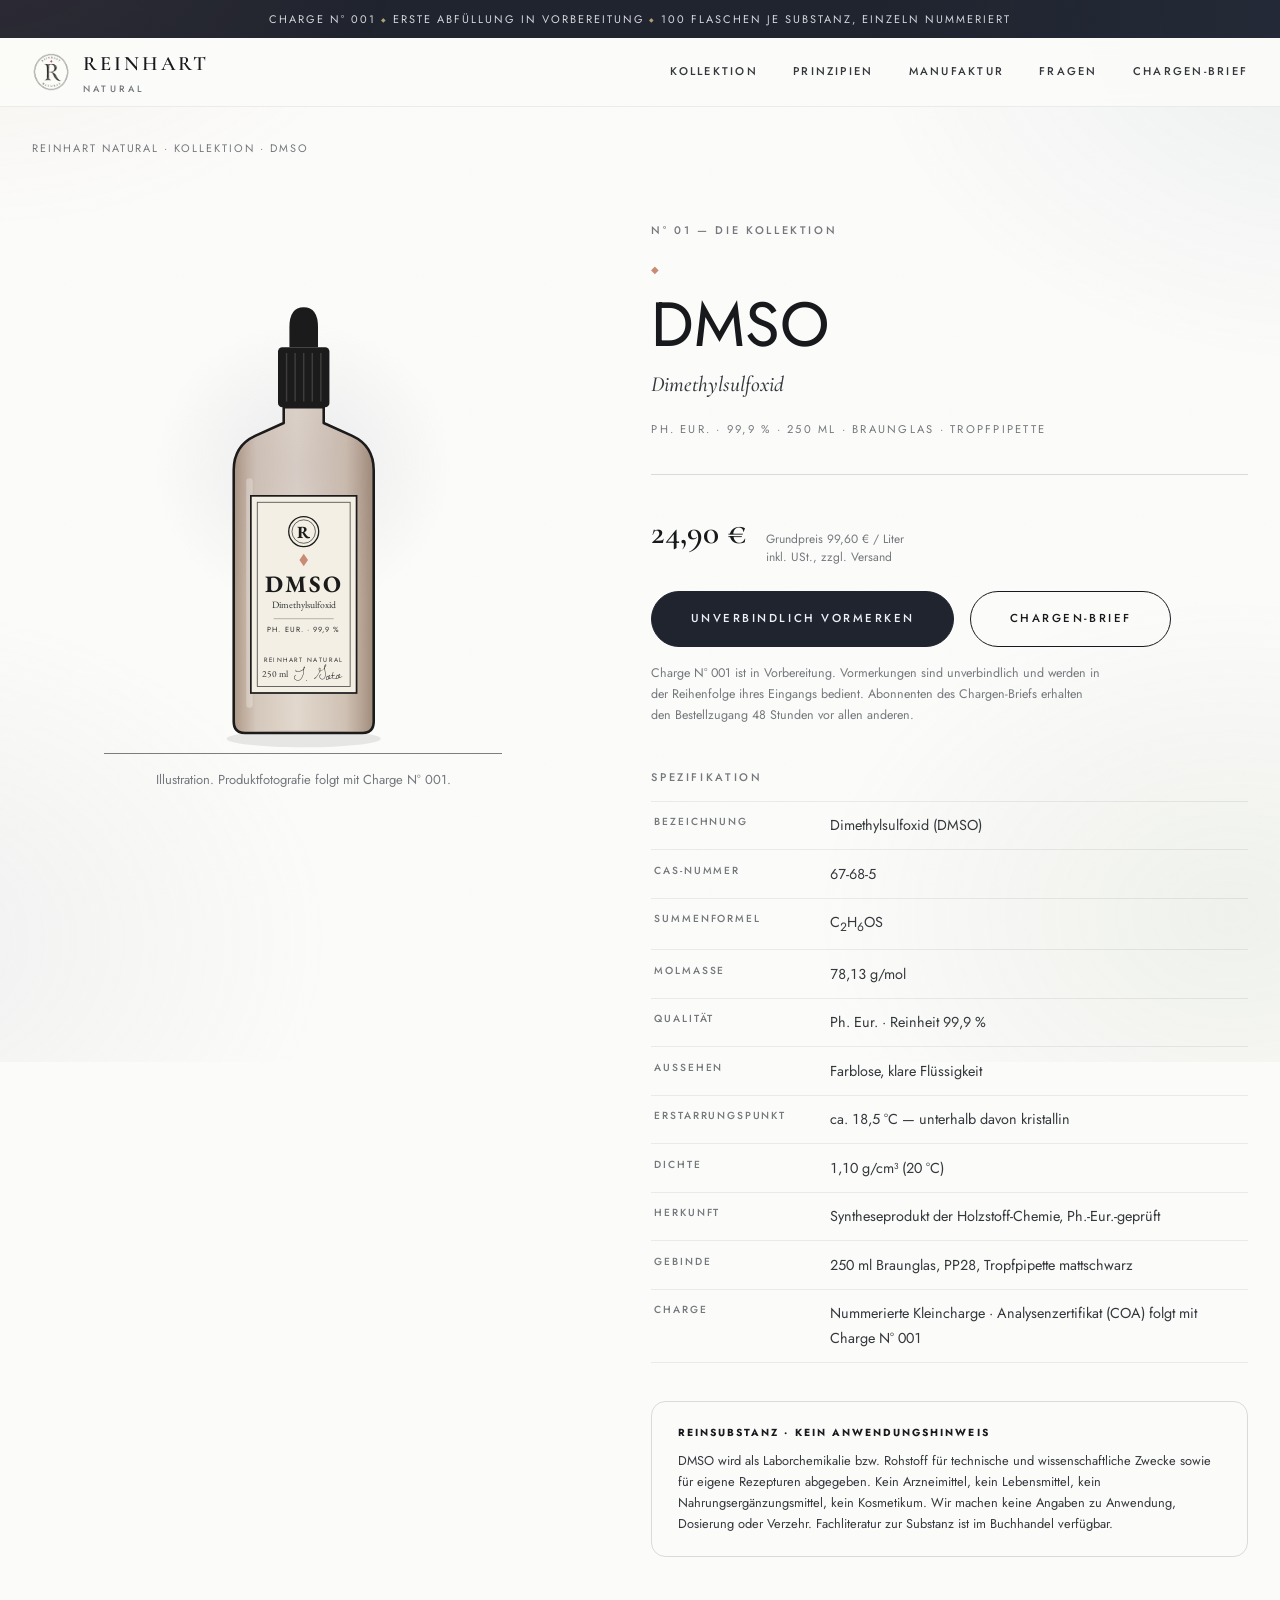
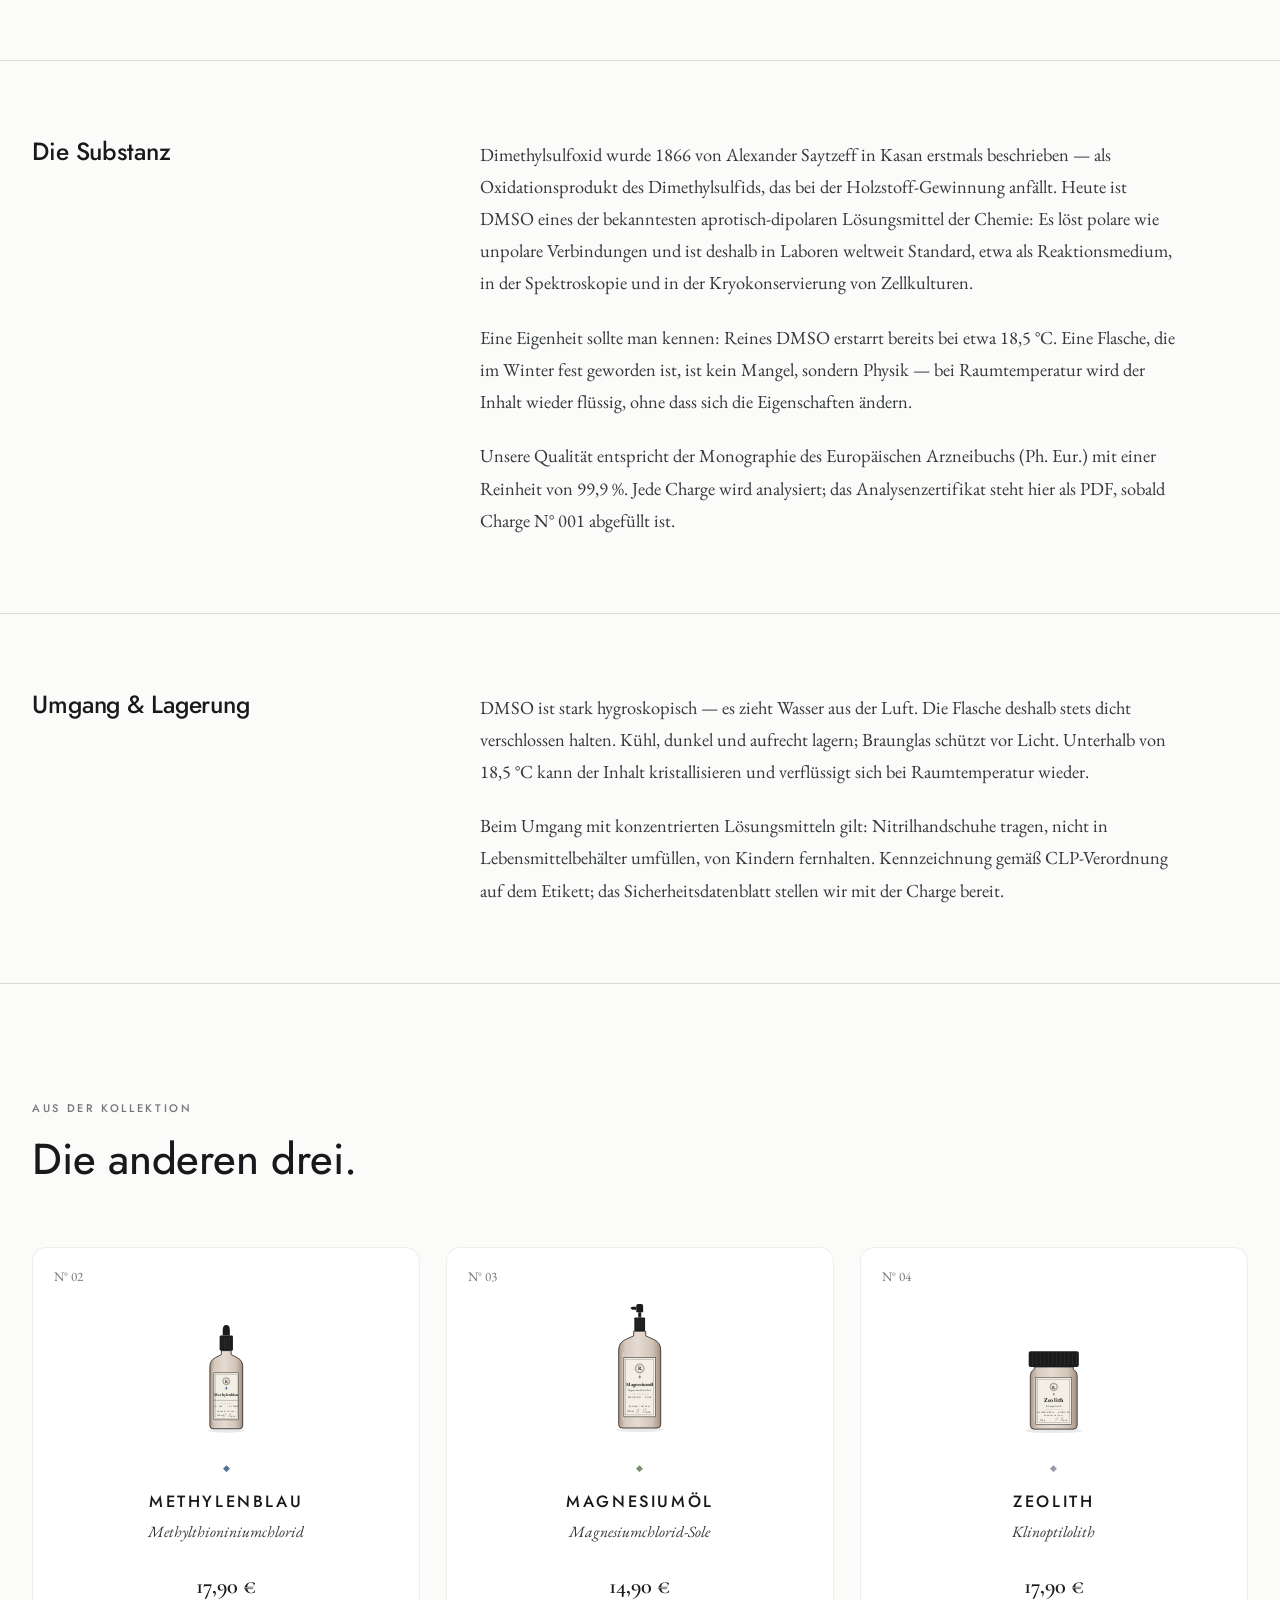
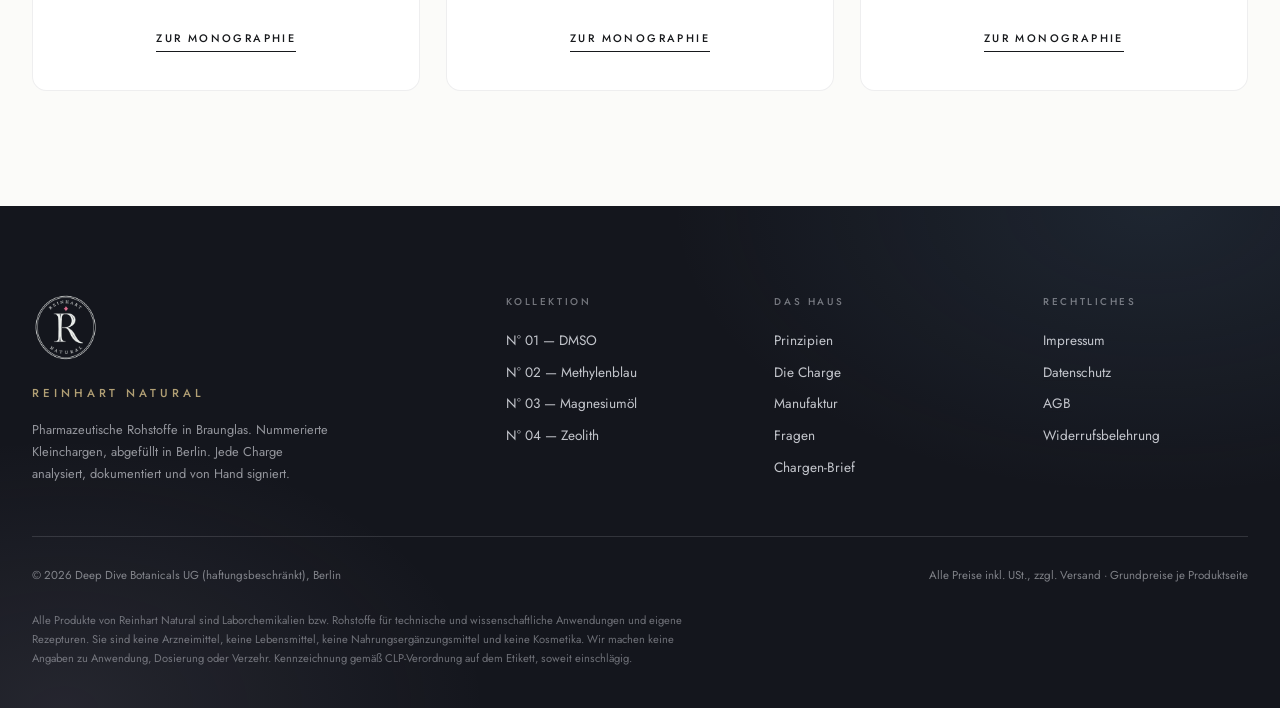
<file: produkte/dmso.html>
<!DOCTYPE html>
<html lang="de">
<head>
  <meta charset="utf-8">
  <meta name="viewport" content="width=device-width, initial-scale=1">
  <title>DMSO 99,9 % Ph. Eur. · Dimethylsulfoxid · 250 ml Braunglas — Reinhart Natural</title>
  <meta name="description" content="DMSO (Dimethylsulfoxid) in pharmazeutischer Qualität nach Ph. Eur., Reinheit 99,9 %. 250 ml Braunglas mit Tropfpipette. Nummerierte Kleincharge, Analysenzertifikat als PDF. Laborchemikalie.">
  <link rel="canonical" href="https://reinhartnatural.de/produkte/dmso.html">
  <link rel="icon" href="../favicon.ico" sizes="48x48">
  <link rel="icon" type="image/png" sizes="32x32" href="../favicon-32.png">
  <link rel="apple-touch-icon" href="../apple-touch-icon.png">
  <link rel="stylesheet" href="../assets/css/style.css">
  <meta property="og:type" content="product">
  <meta property="og:site_name" content="Reinhart Natural">
  <meta property="og:title" content="DMSO 99,9 % Ph. Eur. · Dimethylsulfoxid · 250 ml Braunglas — Reinhart Natural">
  <meta property="og:description" content="DMSO (Dimethylsulfoxid) in pharmazeutischer Qualität nach Ph. Eur., Reinheit 99,9 %. 250 ml Braunglas mit Tropfpipette. Nummerierte Kleincharge, Analysenzertifikat als PDF. Laborchemikalie.">
  <meta property="og:url" content="https://reinhartnatural.de/produkte/dmso.html">
  <meta property="og:locale" content="de_DE">
  <meta property="og:image" content="https://reinhartnatural.de/assets/img/og-standard.png">
  <meta property="og:image:width" content="1200">
  <meta property="og:image:height" content="630">
  <meta name="twitter:card" content="summary_large_image">
  <meta name="twitter:image" content="https://reinhartnatural.de/assets/img/og-standard.png">
  <script type="application/ld+json">
  {
    "@context": "https://schema.org",
    "@type": "Product",
    "name": "DMSO 99,9 % Ph. Eur., 250 ml",
    "description": "DMSO (Dimethylsulfoxid) in pharmazeutischer Qualität nach Ph. Eur., Reinheit 99,9 %. 250 ml Braunglas mit Tropfpipette. Nummerierte Kleincharge, Analysenzertifikat als PDF. Laborchemikalie.",
    "sku": "RN-DMS-250",
    "brand": { "@type": "Brand", "name": "Reinhart Natural" },
    "offers": {
      "@type": "Offer",
      "url": "https://reinhartnatural.de/produkte/dmso.html",
      "priceCurrency": "EUR",
      "price": "24.90",
      "availability": "https://schema.org/PreOrder",
      "itemCondition": "https://schema.org/NewCondition"
    }
  }
  </script>
</head>
<body>
<a class="skip-link" href="#inhalt">Zum Inhalt springen</a>

<svg xmlns="http://www.w3.org/2000/svg" width="0" height="0" style="position:absolute" aria-hidden="true" focusable="false">
  <defs>
    <linearGradient id="amber" x1="0" y1="0" x2="1" y2="0">
      <stop offset="0" stop-color="#6b4426" stop-opacity="0.55"/>
      <stop offset="0.16" stop-color="#7a4f2c" stop-opacity="0.30"/>
      <stop offset="0.45" stop-color="#8a5c34" stop-opacity="0.22"/>
      <stop offset="0.8" stop-color="#7a4f2c" stop-opacity="0.34"/>
      <stop offset="1" stop-color="#5e3a20" stop-opacity="0.58"/>
    </linearGradient>
  </defs>

  <!-- DMSO — 250 ml, Tropfpipette -->
  <symbol id="flasche-dmso" viewBox="0 0 190 336">
    <ellipse cx="95" cy="326" rx="54" ry="6" fill="#1b1b1b" opacity="0.09"/>
    <path d="M85 52 L85 38 Q85 24 95 24 Q105 24 105 38 L105 52 Z" fill="#1b1b1b"/>
    <rect x="77" y="52" width="36" height="42" rx="3" fill="#1b1b1b"/>
    <g stroke="#f3efe4" stroke-width="1" opacity="0.16">
      <line x1="83" y1="56" x2="83" y2="90"/><line x1="89" y1="56" x2="89" y2="90"/>
      <line x1="95" y1="56" x2="95" y2="90"/><line x1="101" y1="56" x2="101" y2="90"/>
      <line x1="107" y1="56" x2="107" y2="90"/>
    </g>
    <path d="M54 322 Q46 322 46 314 L46 138 Q46 121 61 114 L81 105 L81 94 L109 94 L109 105 L129 114 Q144 121 144 138 L144 314 Q144 322 136 322 Z"
          fill="url(#amber)" stroke="#1b1b1b" stroke-width="1.8" stroke-linejoin="round"/>
    <path d="M57 146 L57 302" stroke="#ffffff" stroke-width="4.5" stroke-linecap="round" opacity="0.28" fill="none"/>
    <rect x="58" y="156" width="74" height="138" fill="#f3efe4" stroke="#1b1b1b" stroke-width="1.2"/>
    <rect x="62.5" y="160.5" width="65" height="129" fill="none" stroke="#1b1b1b" stroke-width="0.6" opacity="0.75"/>
    <circle cx="95" cy="181" r="10.5" fill="none" stroke="#1b1b1b" stroke-width="0.9"/>
    <circle cx="95" cy="181" r="8.2" fill="none" stroke="#1b1b1b" stroke-width="0.45"/>
    <text x="95" y="185.5" text-anchor="middle" style="font-family:'EB Garamond',Georgia,serif;font-weight:700" font-size="12" fill="#1b1b1b">R</text>
    <path d="M95 196.5 l 3 4.4 -3 4.4 -3 -4.4 z" style="fill:var(--d,#c98a76)"/>
    <text x="95" y="223" text-anchor="middle" style="font-family:'EB Garamond',Georgia,serif;font-weight:700;letter-spacing:0.08em" font-size="16.5" fill="#1b1b1b">DMSO</text>
    <text x="95" y="234.5" text-anchor="middle" style="font-family:'EB Garamond',Georgia,serif" font-size="6.8" fill="#2f3133">Dimethylsulfoxid</text>
    <line x1="74" y1="242" x2="116" y2="242" stroke="#1b1b1b" stroke-width="0.5" opacity="0.4"/>
    <text x="95" y="251.5" text-anchor="middle" style="font-family:Jost,Arial,sans-serif;letter-spacing:0.14em" font-size="5.2" fill="#2f3133">PH. EUR. · 99,9 %</text>
    <text x="66" y="283" style="font-family:'EB Garamond',Georgia,serif" font-size="6.6" fill="#2f3133">250 ml</text>
    <text x="122" y="284" text-anchor="end" transform="rotate(-3 122 284)" style="font-family:'Dawning of a New Day',cursive" font-size="11" fill="#1b1b1b">T. Goto</text>
    <text x="95" y="272" text-anchor="middle" style="font-family:Jost,Arial,sans-serif;letter-spacing:0.22em" font-size="4.4" fill="#2f3133">REINHART NATURAL</text>
  </symbol>

  <!-- Methylenblau — 100 ml, Tropfpipette -->
  <symbol id="flasche-mb" viewBox="0 0 150 266">
    <ellipse cx="75" cy="258" rx="42" ry="5" fill="#1b1b1b" opacity="0.09"/>
    <path d="M67 44 L67 32 Q67 20 75 20 Q83 20 83 32 L83 44 Z" fill="#1b1b1b"/>
    <rect x="60" y="44" width="30" height="34" rx="3" fill="#1b1b1b"/>
    <g stroke="#f3efe4" stroke-width="1" opacity="0.16">
      <line x1="66" y1="48" x2="66" y2="74"/><line x1="71" y1="48" x2="71" y2="74"/>
      <line x1="76" y1="48" x2="76" y2="74"/><line x1="81" y1="48" x2="81" y2="74"/>
    </g>
    <path d="M45 254 Q38 254 38 247 L38 114 Q38 100 50 94 L64 87 L64 78 L86 78 L86 87 L100 94 Q112 100 112 114 L112 247 Q112 254 105 254 Z"
          fill="url(#amber)" stroke="#1b1b1b" stroke-width="1.7" stroke-linejoin="round"/>
    <path d="M47 120 L47 238" stroke="#ffffff" stroke-width="3.6" stroke-linecap="round" opacity="0.28" fill="none"/>
    <rect x="47" y="128" width="56" height="106" fill="#f3efe4" stroke="#1b1b1b" stroke-width="1.1"/>
    <rect x="50.5" y="131.5" width="49" height="99" fill="none" stroke="#1b1b1b" stroke-width="0.5" opacity="0.75"/>
    <circle cx="75" cy="147" r="8" fill="none" stroke="#1b1b1b" stroke-width="0.8"/>
    <circle cx="75" cy="147" r="6.2" fill="none" stroke="#1b1b1b" stroke-width="0.4"/>
    <text x="75" y="150.5" text-anchor="middle" style="font-family:'EB Garamond',Georgia,serif;font-weight:700" font-size="9.5" fill="#1b1b1b">R</text>
    <path d="M75 159 l 2.6 3.8 -2.6 3.8 -2.6 -3.8 z" style="fill:var(--d,#517495)"/>
    <text x="75" y="181" text-anchor="middle" style="font-family:'EB Garamond',Georgia,serif;font-weight:700" font-size="9.2" fill="#1b1b1b">Methylenblau</text>
    <text x="75" y="190.5" text-anchor="middle" style="font-family:'EB Garamond',Georgia,serif" font-size="4.7" fill="#2f3133">Methylthioniniumchlorid</text>
    <line x1="60" y1="197" x2="90" y2="197" stroke="#1b1b1b" stroke-width="0.45" opacity="0.4"/>
    <text x="75" y="205" text-anchor="middle" style="font-family:Jost,Arial,sans-serif;letter-spacing:0.08em" font-size="4.2" fill="#2f3133">PH. EUR. · 1 % LÖSUNG</text>
    <text x="54" y="226" style="font-family:'EB Garamond',Georgia,serif" font-size="5.6" fill="#2f3133">100 ml</text>
    <text x="97" y="227" text-anchor="end" transform="rotate(-3 97 227)" style="font-family:'Dawning of a New Day',cursive" font-size="9" fill="#1b1b1b">T. Goto</text>
    <text x="75" y="217" text-anchor="middle" style="font-family:Jost,Arial,sans-serif;letter-spacing:0.2em" font-size="3.7" fill="#2f3133">REINHART NATURAL</text>
  </symbol>

  <!-- Magnesiumöl — 250 ml, Feinzerstäuber -->
  <symbol id="flasche-mgo" viewBox="0 0 190 336">
    <ellipse cx="95" cy="326" rx="54" ry="6" fill="#1b1b1b" opacity="0.09"/>
    <path d="M87 52 L87 37 Q87 32.5 91.5 32.5 L98.5 32.5 Q103 32.5 103 37 L103 52 Z" fill="#1b1b1b"/>
    <path d="M87 39 L78 39 Q76.5 39 76.5 40.5 L76.5 44.5 Q76.5 46 78 46 L87 46 Z" fill="#1b1b1b"/>
    <rect x="74.2" y="40.1" width="2.6" height="4.8" rx="0.9" fill="#1b1b1b"/>
    <rect x="91.5" y="52" width="7" height="12" fill="#1b1b1b"/>
    <path d="M84.5 64 L105.5 64 Q107.5 64 107.5 66 L107.5 94 Q107.5 96 105.5 96 L84.5 96 Q82.5 96 82.5 94 L82.5 66 Q82.5 64 84.5 64 Z" fill="#1b1b1b"/>
    <g stroke="#f3efe4" stroke-width="0.8" opacity="0.18">
      <line x1="87" y1="67.5" x2="87" y2="92.5"/><line x1="91" y1="67.5" x2="91" y2="92.5"/>
      <line x1="95" y1="67.5" x2="95" y2="92.5"/><line x1="99" y1="67.5" x2="99" y2="92.5"/>
      <line x1="103" y1="67.5" x2="103" y2="92.5"/>
    </g>
    <path d="M54 322 Q46 322 46 314 L46 140 Q46 123 61 116 L81 107 L81 96 L109 96 L109 107 L129 116 Q144 123 144 140 L144 314 Q144 322 136 322 Z"
          fill="url(#amber)" stroke="#1b1b1b" stroke-width="1.8" stroke-linejoin="round"/>
    <path d="M57 148 L57 302" stroke="#ffffff" stroke-width="4.5" stroke-linecap="round" opacity="0.28" fill="none"/>
    <rect x="58" y="158" width="74" height="138" fill="#f3efe4" stroke="#1b1b1b" stroke-width="1.2"/>
    <rect x="62.5" y="162.5" width="65" height="129" fill="none" stroke="#1b1b1b" stroke-width="0.6" opacity="0.75"/>
    <circle cx="95" cy="183" r="10.5" fill="none" stroke="#1b1b1b" stroke-width="0.9"/>
    <circle cx="95" cy="183" r="8.2" fill="none" stroke="#1b1b1b" stroke-width="0.45"/>
    <text x="95" y="187.5" text-anchor="middle" style="font-family:'EB Garamond',Georgia,serif;font-weight:700" font-size="12" fill="#1b1b1b">R</text>
    <path d="M95 198.5 l 3 4.4 -3 4.4 -3 -4.4 z" style="fill:var(--d,#77906f)"/>
    <text x="95" y="223" text-anchor="middle" style="font-family:'EB Garamond',Georgia,serif;font-weight:700" font-size="11.5" fill="#1b1b1b">Magnesiumöl</text>
    <text x="95" y="235" text-anchor="middle" style="font-family:'EB Garamond',Georgia,serif" font-size="6" fill="#2f3133">Magnesiumchlorid-Sole</text>
    <line x1="74" y1="243" x2="116" y2="243" stroke="#1b1b1b" stroke-width="0.5" opacity="0.4"/>
    <text x="95" y="252.5" text-anchor="middle" style="font-family:Jost,Arial,sans-serif;letter-spacing:0.14em" font-size="5" fill="#2f3133">ZECHSTEIN · SOLE</text>
    <text x="66" y="285" style="font-family:'EB Garamond',Georgia,serif" font-size="6.6" fill="#2f3133">250 ml</text>
    <text x="122" y="286" text-anchor="end" transform="rotate(-3 122 286)" style="font-family:'Dawning of a New Day',cursive" font-size="11" fill="#1b1b1b">T. Goto</text>
    <text x="95" y="273" text-anchor="middle" style="font-family:Jost,Arial,sans-serif;letter-spacing:0.22em" font-size="4.4" fill="#2f3133">REINHART NATURAL</text>
  </symbol>

  <!-- Zeolith — 250 g, Schraubglas -->
  <symbol id="flasche-zeo" viewBox="0 0 230 246">
    <ellipse cx="115" cy="238" rx="72" ry="6" fill="#1b1b1b" opacity="0.09"/>
    <rect x="52" y="38" width="126" height="40" rx="5" fill="#1b1b1b"/>
    <g stroke="#f3efe4" stroke-width="1" opacity="0.14">
      <line x1="62" y1="42" x2="62" y2="74"/><line x1="72" y1="42" x2="72" y2="74"/>
      <line x1="82" y1="42" x2="82" y2="74"/><line x1="92" y1="42" x2="92" y2="74"/>
      <line x1="102" y1="42" x2="102" y2="74"/><line x1="112" y1="42" x2="112" y2="74"/>
      <line x1="122" y1="42" x2="122" y2="74"/><line x1="132" y1="42" x2="132" y2="74"/>
      <line x1="142" y1="42" x2="142" y2="74"/><line x1="152" y1="42" x2="152" y2="74"/>
      <line x1="162" y1="42" x2="162" y2="74"/><line x1="172" y1="42" x2="172" y2="74"/>
    </g>
    <path d="M66 234 Q56 234 56 224 L56 100 Q56 88 66 84 L66 78 L164 78 L164 84 Q174 88 174 100 L174 224 Q174 234 164 234 Z"
          fill="url(#amber)" stroke="#1b1b1b" stroke-width="1.8" stroke-linejoin="round"/>
    <path d="M67 108 L67 214" stroke="#ffffff" stroke-width="4.5" stroke-linecap="round" opacity="0.26" fill="none"/>
    <rect x="70" y="104" width="90" height="118" fill="#f3efe4" stroke="#1b1b1b" stroke-width="1.2"/>
    <rect x="74.5" y="108.5" width="81" height="109" fill="none" stroke="#1b1b1b" stroke-width="0.6" opacity="0.75"/>
    <circle cx="115" cy="128" r="9.5" fill="none" stroke="#1b1b1b" stroke-width="0.9"/>
    <circle cx="115" cy="128" r="7.4" fill="none" stroke="#1b1b1b" stroke-width="0.45"/>
    <text x="115" y="132" text-anchor="middle" style="font-family:'EB Garamond',Georgia,serif;font-weight:700" font-size="11" fill="#1b1b1b">R</text>
    <path d="M115 142 l 2.9 4.2 -2.9 4.2 -2.9 -4.2 z" style="fill:var(--d,#9d97ad)"/>
    <text x="115" y="166" text-anchor="middle" style="font-family:'EB Garamond',Georgia,serif;font-weight:700;letter-spacing:0.04em" font-size="15" fill="#1b1b1b">Zeolith</text>
    <text x="115" y="177.5" text-anchor="middle" style="font-family:'EB Garamond',Georgia,serif" font-size="6.6" fill="#2f3133">Klinoptilolith</text>
    <line x1="92" y1="184.5" x2="138" y2="184.5" stroke="#1b1b1b" stroke-width="0.5" opacity="0.4"/>
    <text x="115" y="193" text-anchor="middle" style="font-family:Jost,Arial,sans-serif;letter-spacing:0.14em" font-size="4.9" fill="#2f3133">NATURMINERAL · MIKROFEIN</text>
    <text x="115" y="202" text-anchor="middle" style="font-family:Jost,Arial,sans-serif;letter-spacing:0.2em" font-size="4.1" fill="#2f3133">REINHART NATURAL</text>
    <text x="80" y="212.5" style="font-family:'EB Garamond',Georgia,serif" font-size="6.4" fill="#2f3133">250 g</text>
    <text x="150" y="213" text-anchor="end" transform="rotate(-3 150 213)" style="font-family:'Dawning of a New Day',cursive" font-size="10" fill="#1b1b1b">T. Goto</text>
  </symbol>
</svg>

<div class="annonce">Charge N° 001 <span class="dia">◆</span> Erste Abfüllung in Vorbereitung <span class="dia">◆</span> 100 Flaschen je Substanz, einzeln nummeriert</div>

<header class="site-header">
  <div class="wrap header-inner">
    <a class="brand" href="../index.html" aria-label="Reinhart Natural — Startseite">
      <img src="../assets/img/siegel-192.png" alt="" width="192" height="192">
      <span class="brand-name">Reinhart<span>Natural</span></span>
    </a>
    <button class="nav-toggle" aria-expanded="false" aria-controls="hauptnavigation" aria-label="Navigation öffnen">
      <svg viewBox="0 0 24 24" fill="none" stroke-width="1.5" aria-hidden="true" focusable="false"><path d="M3 6h18M3 12h18M3 18h18"/></svg>
    </button>
    <nav class="site-nav" id="hauptnavigation" aria-label="Hauptnavigation">
      <a href="../index.html#kollektion">Kollektion</a>
      <a href="../index.html#prinzipien">Prinzipien</a>
      <a href="../index.html#manufaktur">Manufaktur</a>
      <a href="../index.html#fragen">Fragen</a>
      <a href="../index.html#verteiler">Chargen-Brief</a>
    </nav>
  </div>
</header>

<main id="inhalt">
  <div class="wrap">
    <nav class="breadcrumb" aria-label="Pfad"><a href="../index.html">Reinhart Natural</a> · <a href="../index.html#kollektion">Kollektion</a> · <span aria-current="page">DMSO</span></nav>

    <div class="product-hero">
      <div class="product-stage reveal">
        <svg viewBox="0 0 190 336" style="--d:#c98a76" role="img" aria-label="DMSO im Braunglas, Illustration"><use href="#flasche-dmso"/></svg>
        <hr class="stage-line">
        <p class="small" style="margin-top:1rem">Illustration. Produktfotografie folgt mit Charge&nbsp;N°&nbsp;001.</p>
      </div>

      <div class="product-info">
        <span class="eyebrow" style="display:block;margin-bottom:0.9rem">N° 01 — Die Kollektion</span>
        <span class="dia" style="color:#c98a76" aria-hidden="true">◆</span>
        <h1>DMSO</h1>
        <p class="chem">Dimethylsulfoxid</p>
        <p class="spec-line">Ph.&nbsp;Eur. · 99,9&nbsp;% · 250&nbsp;ml · Braunglas · Tropfpipette</p>

        <div class="price-row">
          <span class="price">24,90&nbsp;€</span>
          <span class="price-meta">Grundpreis 99,60&nbsp;€&nbsp;/&nbsp;Liter<br>inkl. USt., zzgl. Versand</span>
        </div>

        <div class="cta-row">
          <a class="btn btn-solid" href="mailto:charge@reinhartnatural.de?subject=Vormerkung%20DMSO%20%E2%80%94%20Charge%20N%C2%B0%20001&amp;body=Bitte%20merkt%20mich%20unverbindlich%20f%C3%BCr%20eine%20Flasche%20vor.">Unverbindlich vormerken</a>
          <a class="btn" href="../index.html#verteiler">Chargen-Brief</a>
        </div>
        <p class="cta-note">Charge N° 001 ist in Vorbereitung. Vormerkungen sind unverbindlich und werden in der
          Reihenfolge ihres Eingangs bedient. Abonnenten des Chargen-Briefs erhalten den Bestellzugang
          48&nbsp;Stunden vor allen anderen.</p>

        <table class="spec-table">
          <caption class="eyebrow" style="text-align:left;padding-bottom:0.9rem">Spezifikation</caption>
          <tbody>
            <tr><th scope="row">Bezeichnung</th><td>Dimethylsulfoxid (DMSO)</td></tr>
            <tr><th scope="row">CAS-Nummer</th><td>67-68-5</td></tr>
            <tr><th scope="row">Summenformel</th><td>C<sub>2</sub>H<sub>6</sub>OS</td></tr>
            <tr><th scope="row">Molmasse</th><td>78,13 g/mol</td></tr>
            <tr><th scope="row">Qualität</th><td>Ph. Eur. · Reinheit 99,9 %</td></tr>
            <tr><th scope="row">Aussehen</th><td>Farblose, klare Flüssigkeit</td></tr>
            <tr><th scope="row">Erstarrungspunkt</th><td>ca. 18,5 °C — unterhalb davon kristallin</td></tr>
            <tr><th scope="row">Dichte</th><td>1,10 g/cm³ (20 °C)</td></tr>
            <tr><th scope="row">Herkunft</th><td>Syntheseprodukt der Holzstoff-Chemie, Ph.-Eur.-geprüft</td></tr>
            <tr><th scope="row">Gebinde</th><td>250 ml Braunglas, PP28, Tropfpipette mattschwarz</td></tr>
            <tr><th scope="row">Charge</th><td>Nummerierte Kleincharge · Analysenzertifikat (COA) folgt mit Charge N° 001</td></tr>
          </tbody>
        </table>

        <div class="legal-box">
          <strong>Reinsubstanz · kein Anwendungshinweis</strong>
          DMSO wird als Laborchemikalie bzw. Rohstoff für technische und wissenschaftliche Zwecke sowie für
          eigene Rezepturen abgegeben. Kein Arzneimittel, kein Lebensmittel, kein Nahrungsergänzungsmittel,
          kein Kosmetikum. Wir machen keine Angaben zu Anwendung, Dosierung oder Verzehr. Fachliteratur zur
          Substanz ist im Buchhandel verfügbar.
        </div>
      </div>
    </div>
  </div>

  <section class="product-prose">
    <div class="wrap inner">
      <h2 class="reveal">Die Substanz</h2>
      <div class="prose reveal">
          <p>Dimethylsulfoxid wurde 1866 von Alexander Saytzeff in Kasan erstmals beschrieben&nbsp;—
            als Oxidationsprodukt des Dimethylsulfids, das bei der Holzstoff-Gewinnung anfällt. Heute ist DMSO
            eines der bekanntesten aprotisch-dipolaren Lösungsmittel der Chemie: Es löst polare wie unpolare
            Verbindungen und ist deshalb in Laboren weltweit Standard, etwa als Reaktionsmedium, in der
            Spektroskopie und in der Kryokonservierung von Zellkulturen.</p>
          <p>Eine Eigenheit sollte man kennen: Reines DMSO erstarrt bereits bei etwa 18,5&nbsp;°C. Eine Flasche,
            die im Winter fest geworden ist, ist kein Mangel, sondern Physik&nbsp;— bei Raumtemperatur wird der
            Inhalt wieder flüssig, ohne dass sich die Eigenschaften ändern.</p>
          <p>Unsere Qualität entspricht der Monographie des Europäischen Arzneibuchs (Ph.&nbsp;Eur.) mit einer
            Reinheit von 99,9&nbsp;%. Jede Charge wird analysiert; das Analysenzertifikat steht hier als PDF,
            sobald Charge&nbsp;N°&nbsp;001 abgefüllt ist.</p>
        
      </div>
    </div>
  </section>

  <section class="product-prose">
    <div class="wrap inner">
      <h2 class="reveal">Umgang &amp; Lagerung</h2>
      <div class="prose reveal">
          <p>DMSO ist stark hygroskopisch&nbsp;— es zieht Wasser aus der Luft. Die Flasche deshalb stets dicht
            verschlossen halten. Kühl, dunkel und aufrecht lagern; Braunglas schützt vor Licht. Unterhalb von
            18,5&nbsp;°C kann der Inhalt kristallisieren und verflüssigt sich bei Raumtemperatur wieder.</p>
          <p>Beim Umgang mit konzentrierten Lösungsmitteln gilt: Nitrilhandschuhe tragen, nicht in
            Lebensmittelbehälter umfüllen, von Kindern fernhalten. Kennzeichnung gemäß CLP-Verordnung auf dem
            Etikett; das Sicherheitsdatenblatt stellen wir mit der Charge bereit.</p>
        
      </div>
    </div>
  </section>

  <section class="section cross-sell">
    <div class="wrap">
      <div class="section-head reveal">
        <span class="eyebrow">Aus der Kollektion</span>
        <h2>Die anderen drei.</h2>
      </div>
      <div class="grid-products cols-3">
        <article class="product-card reveal">
          <span class="no">N° 02</span>
          <figure><svg viewBox="0 0 150 266" class="h-sm" style="--d:#517495" role="img" aria-label="Methylenblau im Braunglas"><use href="#flasche-mb"/></svg></figure>
          <span class="dia" style="color:#517495">◆</span>
          <h3>Methylenblau</h3>
          <p class="chem">Methylthioniniumchlorid</p>
          <p class="price">17,90&nbsp;€</p>
          <a class="card-link stretch" href="methylenblau.html">Zur Monographie</a>
        </article>
        <article class="product-card reveal reveal-d1">
          <span class="no">N° 03</span>
          <figure><svg viewBox="0 0 190 336" style="--d:#77906f" role="img" aria-label="Magnesiumöl im Braunglas"><use href="#flasche-mgo"/></svg></figure>
          <span class="dia" style="color:#77906f">◆</span>
          <h3>Magnesiumöl</h3>
          <p class="chem">Magnesiumchlorid-Sole</p>
          <p class="price">14,90&nbsp;€</p>
          <a class="card-link stretch" href="magnesiumoel.html">Zur Monographie</a>
        </article>
        <article class="product-card reveal reveal-d2">
          <span class="no">N° 04</span>
          <figure><svg viewBox="0 0 230 246" class="h-jar" style="--d:#9d97ad" role="img" aria-label="Zeolith im Braunglas"><use href="#flasche-zeo"/></svg></figure>
          <span class="dia" style="color:#9d97ad">◆</span>
          <h3>Zeolith</h3>
          <p class="chem">Klinoptilolith</p>
          <p class="price">17,90&nbsp;€</p>
          <a class="card-link stretch" href="zeolith.html">Zur Monographie</a>
        </article>
      </div>
    </div>
  </section>
</main>

<footer class="site-footer">
  <div class="wrap">
    <div class="footer-grid">
      <div class="footer-brand">
        <img src="../assets/img/siegel-hell-192.png" alt="" width="192" height="192">
        <div class="wordmark">Reinhart Natural</div>
        <p>Pharmazeutische Rohstoffe in Braunglas. Nummerierte Kleinchargen, abgefüllt in Berlin.
          Jede Charge analysiert, dokumentiert und von Hand signiert.</p>
      </div>
      <div class="footer-col">
        <h4>Kollektion</h4>
        <ul>
          <li><a href="dmso.html">N° 01 — DMSO</a></li>
          <li><a href="methylenblau.html">N° 02 — Methylenblau</a></li>
          <li><a href="magnesiumoel.html">N° 03 — Magnesiumöl</a></li>
          <li><a href="zeolith.html">N° 04 — Zeolith</a></li>
        </ul>
      </div>
      <div class="footer-col">
        <h4>Das Haus</h4>
        <ul>
          <li><a href="../index.html#prinzipien">Prinzipien</a></li>
          <li><a href="../index.html#charge">Die Charge</a></li>
          <li><a href="../index.html#manufaktur">Manufaktur</a></li>
          <li><a href="../index.html#fragen">Fragen</a></li>
          <li><a href="../index.html#verteiler">Chargen-Brief</a></li>
        </ul>
      </div>
      <div class="footer-col">
        <h4>Rechtliches</h4>
        <ul>
          <li><a href="../rechtliches/impressum.html">Impressum</a></li>
          <li><a href="../rechtliches/datenschutz.html">Datenschutz</a></li>
          <li><a href="../rechtliches/agb.html">AGB</a></li>
          <li><a href="../rechtliches/widerruf.html">Widerrufsbelehrung</a></li>
        </ul>
      </div>
    </div>
    <div class="footer-legal">
      <span>© 2026 Deep Dive Botanicals UG (haftungsbeschränkt), Berlin</span>
      <span>Alle Preise inkl. USt., zzgl. Versand · Grundpreise je Produktseite</span>
    </div>
    <p class="footer-disclaimer">Alle Produkte von Reinhart Natural sind Laborchemikalien bzw. Rohstoffe für
      technische und wissenschaftliche Anwendungen und eigene Rezepturen. Sie sind keine Arzneimittel, keine
      Lebensmittel, keine Nahrungsergänzungsmittel und keine Kosmetika. Wir machen keine Angaben zu Anwendung,
      Dosierung oder Verzehr. Kennzeichnung gemäß CLP-Verordnung auf dem Etikett, soweit einschlägig.</p>
  </div>
</footer>

<script src="../assets/js/main.js"></script>
</body>
</html>
</file>
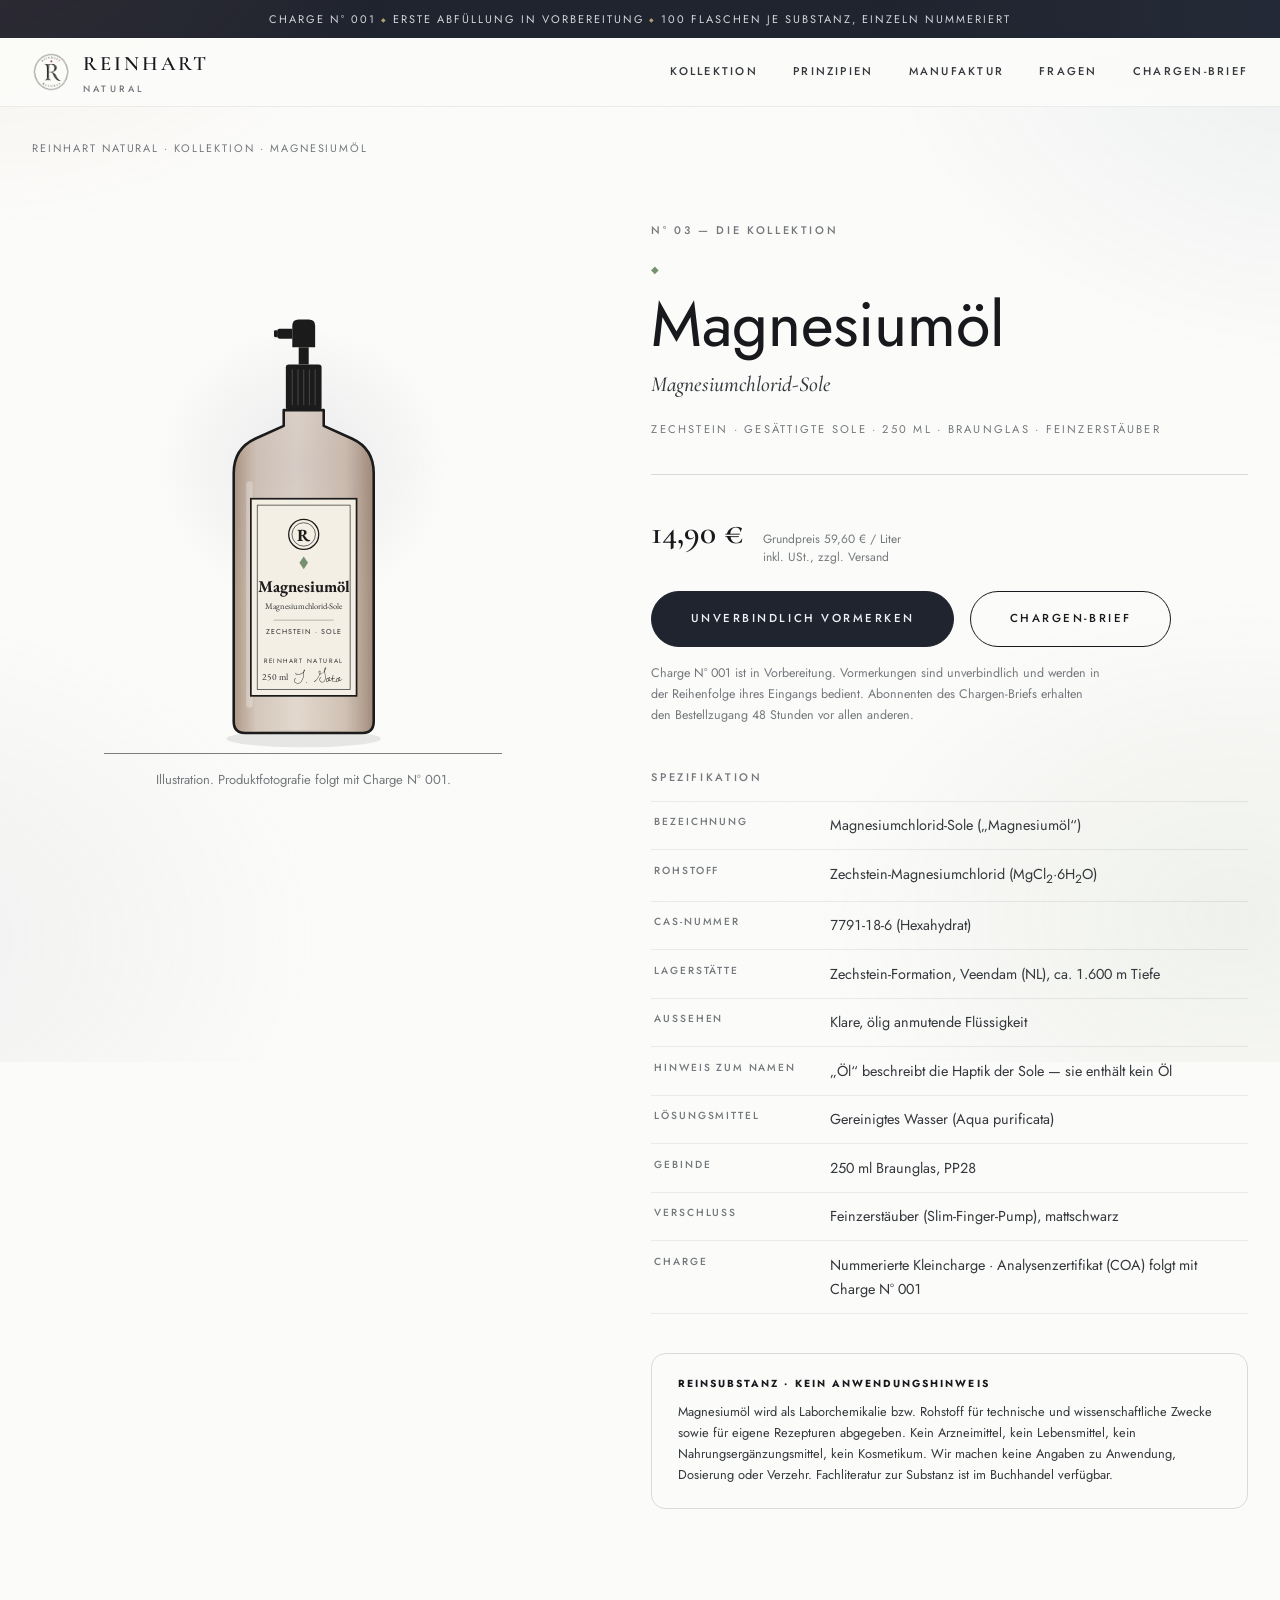
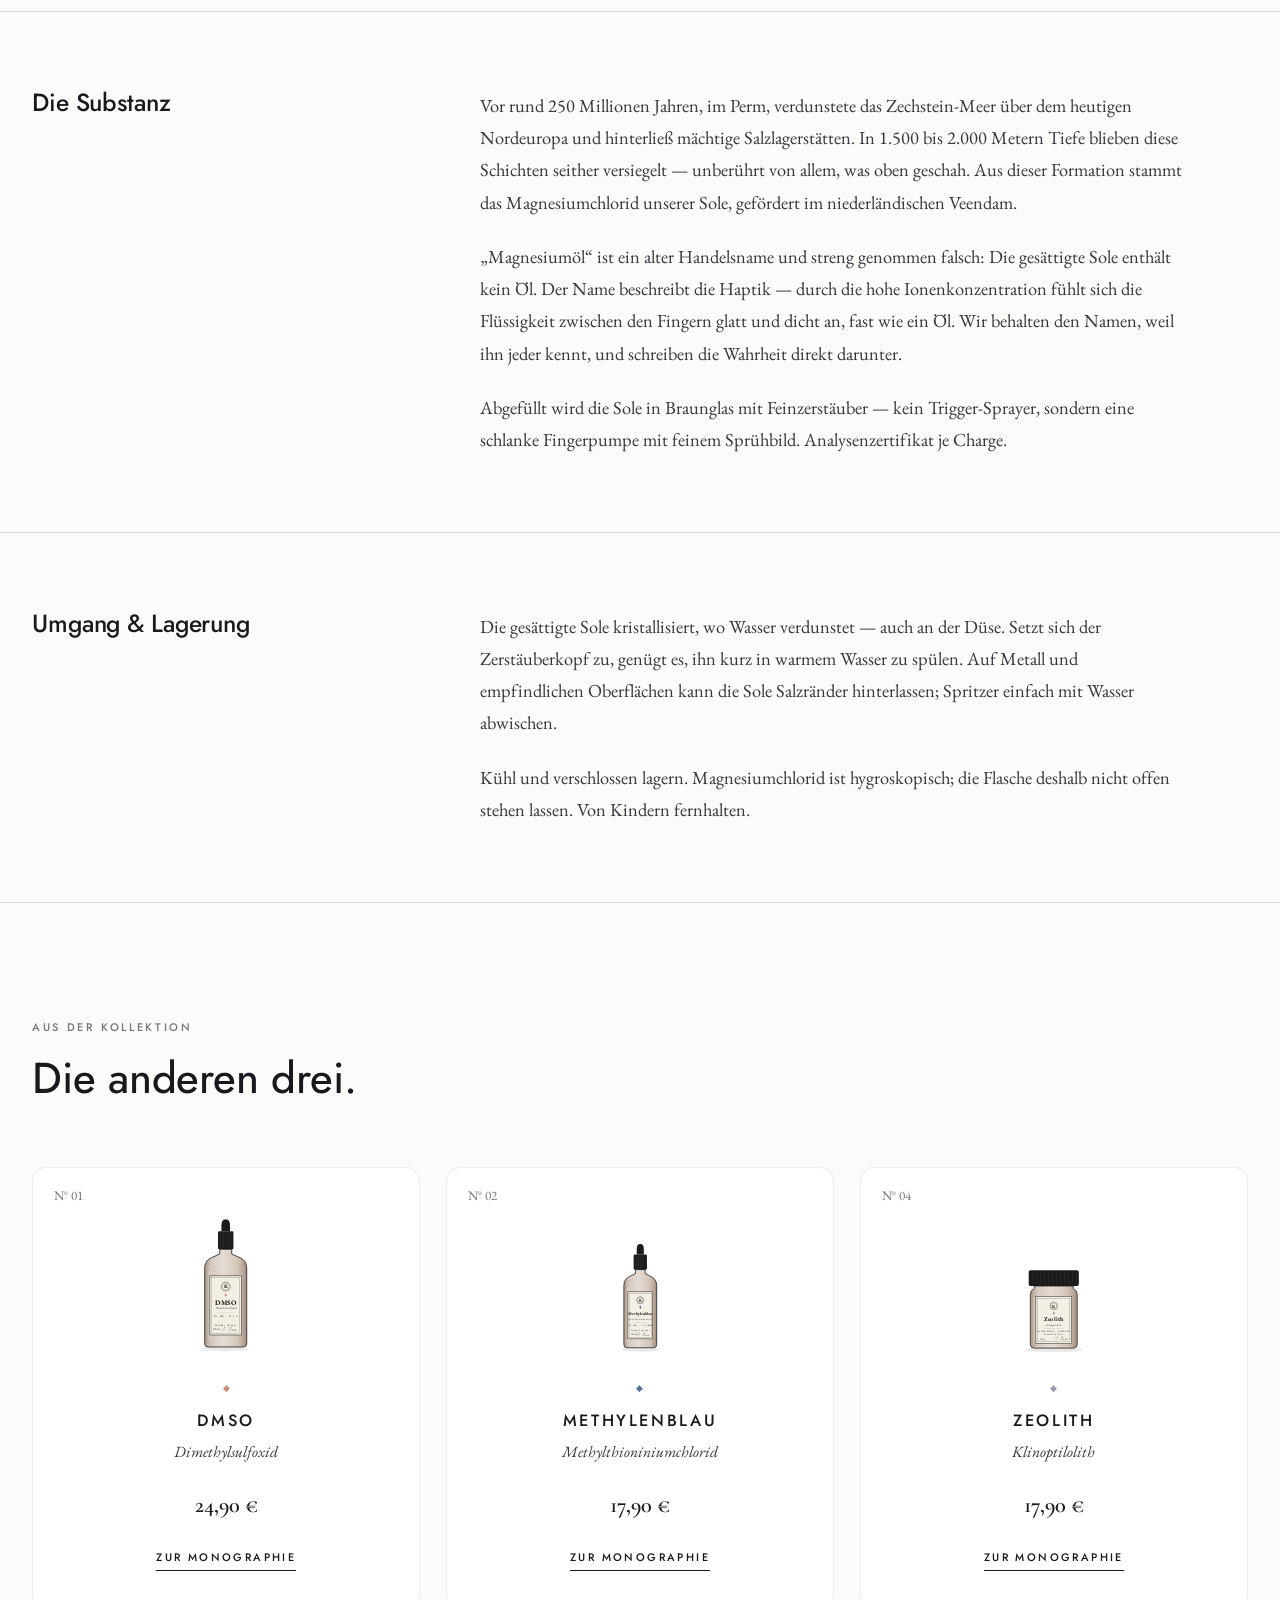
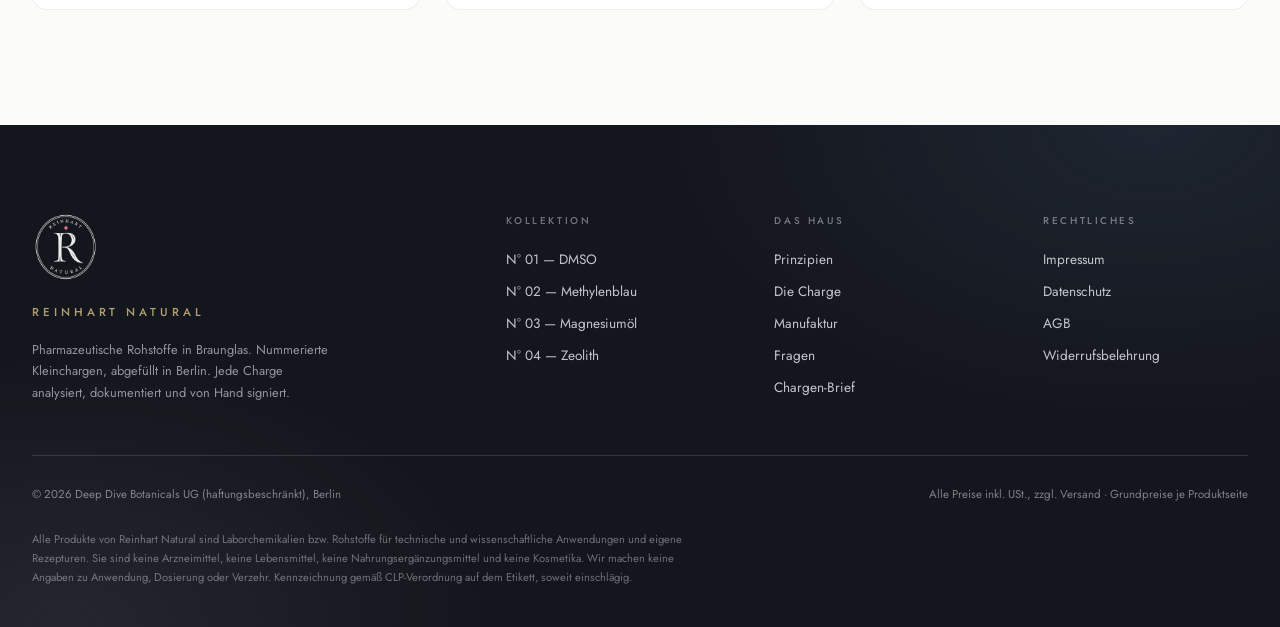
<file: produkte/magnesiumoel.html>
<!DOCTYPE html>
<html lang="de">
<head>
  <meta charset="utf-8">
  <meta name="viewport" content="width=device-width, initial-scale=1">
  <title>Magnesiumöl · Zechstein-Magnesiumchlorid-Sole · 250 ml Feinzerstäuber — Reinhart Natural</title>
  <meta name="description" content="Magnesiumöl: gesättigte Magnesiumchlorid-Sole aus der Zechstein-Formation. 250 ml Braunglas mit Feinzerstäuber. Nummerierte Kleincharge, Analysenzertifikat als PDF. Rohstoff für eigene Rezepturen.">
  <link rel="canonical" href="https://reinhartnatural.de/produkte/magnesiumoel.html">
  <link rel="icon" href="../favicon.ico" sizes="48x48">
  <link rel="icon" type="image/png" sizes="32x32" href="../favicon-32.png">
  <link rel="apple-touch-icon" href="../apple-touch-icon.png">
  <link rel="stylesheet" href="../assets/css/style.css">
  <meta property="og:type" content="product">
  <meta property="og:site_name" content="Reinhart Natural">
  <meta property="og:title" content="Magnesiumöl · Zechstein-Magnesiumchlorid-Sole · 250 ml Feinzerstäuber — Reinhart Natural">
  <meta property="og:description" content="Magnesiumöl: gesättigte Magnesiumchlorid-Sole aus der Zechstein-Formation. 250 ml Braunglas mit Feinzerstäuber. Nummerierte Kleincharge, Analysenzertifikat als PDF. Rohstoff für eigene Rezepturen.">
  <meta property="og:url" content="https://reinhartnatural.de/produkte/magnesiumoel.html">
  <meta property="og:locale" content="de_DE">
  <meta property="og:image" content="https://reinhartnatural.de/assets/img/og-standard.png">
  <meta property="og:image:width" content="1200">
  <meta property="og:image:height" content="630">
  <meta name="twitter:card" content="summary_large_image">
  <meta name="twitter:image" content="https://reinhartnatural.de/assets/img/og-standard.png">
  <script type="application/ld+json">
  {
    "@context": "https://schema.org",
    "@type": "Product",
    "name": "Magnesiumöl (Zechstein-Magnesiumchlorid-Sole), 250 ml",
    "description": "Magnesiumöl: gesättigte Magnesiumchlorid-Sole aus der Zechstein-Formation. 250 ml Braunglas mit Feinzerstäuber. Nummerierte Kleincharge, Analysenzertifikat als PDF. Rohstoff für eigene Rezepturen.",
    "sku": "RN-MAG-250",
    "brand": { "@type": "Brand", "name": "Reinhart Natural" },
    "offers": {
      "@type": "Offer",
      "url": "https://reinhartnatural.de/produkte/magnesiumoel.html",
      "priceCurrency": "EUR",
      "price": "14.90",
      "availability": "https://schema.org/PreOrder",
      "itemCondition": "https://schema.org/NewCondition"
    }
  }
  </script>
</head>
<body>
<a class="skip-link" href="#inhalt">Zum Inhalt springen</a>

<svg xmlns="http://www.w3.org/2000/svg" width="0" height="0" style="position:absolute" aria-hidden="true" focusable="false">
  <defs>
    <linearGradient id="amber" x1="0" y1="0" x2="1" y2="0">
      <stop offset="0" stop-color="#6b4426" stop-opacity="0.55"/>
      <stop offset="0.16" stop-color="#7a4f2c" stop-opacity="0.30"/>
      <stop offset="0.45" stop-color="#8a5c34" stop-opacity="0.22"/>
      <stop offset="0.8" stop-color="#7a4f2c" stop-opacity="0.34"/>
      <stop offset="1" stop-color="#5e3a20" stop-opacity="0.58"/>
    </linearGradient>
  </defs>

  <!-- DMSO — 250 ml, Tropfpipette -->
  <symbol id="flasche-dmso" viewBox="0 0 190 336">
    <ellipse cx="95" cy="326" rx="54" ry="6" fill="#1b1b1b" opacity="0.09"/>
    <path d="M85 52 L85 38 Q85 24 95 24 Q105 24 105 38 L105 52 Z" fill="#1b1b1b"/>
    <rect x="77" y="52" width="36" height="42" rx="3" fill="#1b1b1b"/>
    <g stroke="#f3efe4" stroke-width="1" opacity="0.16">
      <line x1="83" y1="56" x2="83" y2="90"/><line x1="89" y1="56" x2="89" y2="90"/>
      <line x1="95" y1="56" x2="95" y2="90"/><line x1="101" y1="56" x2="101" y2="90"/>
      <line x1="107" y1="56" x2="107" y2="90"/>
    </g>
    <path d="M54 322 Q46 322 46 314 L46 138 Q46 121 61 114 L81 105 L81 94 L109 94 L109 105 L129 114 Q144 121 144 138 L144 314 Q144 322 136 322 Z"
          fill="url(#amber)" stroke="#1b1b1b" stroke-width="1.8" stroke-linejoin="round"/>
    <path d="M57 146 L57 302" stroke="#ffffff" stroke-width="4.5" stroke-linecap="round" opacity="0.28" fill="none"/>
    <rect x="58" y="156" width="74" height="138" fill="#f3efe4" stroke="#1b1b1b" stroke-width="1.2"/>
    <rect x="62.5" y="160.5" width="65" height="129" fill="none" stroke="#1b1b1b" stroke-width="0.6" opacity="0.75"/>
    <circle cx="95" cy="181" r="10.5" fill="none" stroke="#1b1b1b" stroke-width="0.9"/>
    <circle cx="95" cy="181" r="8.2" fill="none" stroke="#1b1b1b" stroke-width="0.45"/>
    <text x="95" y="185.5" text-anchor="middle" style="font-family:'EB Garamond',Georgia,serif;font-weight:700" font-size="12" fill="#1b1b1b">R</text>
    <path d="M95 196.5 l 3 4.4 -3 4.4 -3 -4.4 z" style="fill:var(--d,#c98a76)"/>
    <text x="95" y="223" text-anchor="middle" style="font-family:'EB Garamond',Georgia,serif;font-weight:700;letter-spacing:0.08em" font-size="16.5" fill="#1b1b1b">DMSO</text>
    <text x="95" y="234.5" text-anchor="middle" style="font-family:'EB Garamond',Georgia,serif" font-size="6.8" fill="#2f3133">Dimethylsulfoxid</text>
    <line x1="74" y1="242" x2="116" y2="242" stroke="#1b1b1b" stroke-width="0.5" opacity="0.4"/>
    <text x="95" y="251.5" text-anchor="middle" style="font-family:Jost,Arial,sans-serif;letter-spacing:0.14em" font-size="5.2" fill="#2f3133">PH. EUR. · 99,9 %</text>
    <text x="66" y="283" style="font-family:'EB Garamond',Georgia,serif" font-size="6.6" fill="#2f3133">250 ml</text>
    <text x="122" y="284" text-anchor="end" transform="rotate(-3 122 284)" style="font-family:'Dawning of a New Day',cursive" font-size="11" fill="#1b1b1b">T. Goto</text>
    <text x="95" y="272" text-anchor="middle" style="font-family:Jost,Arial,sans-serif;letter-spacing:0.22em" font-size="4.4" fill="#2f3133">REINHART NATURAL</text>
  </symbol>

  <!-- Methylenblau — 100 ml, Tropfpipette -->
  <symbol id="flasche-mb" viewBox="0 0 150 266">
    <ellipse cx="75" cy="258" rx="42" ry="5" fill="#1b1b1b" opacity="0.09"/>
    <path d="M67 44 L67 32 Q67 20 75 20 Q83 20 83 32 L83 44 Z" fill="#1b1b1b"/>
    <rect x="60" y="44" width="30" height="34" rx="3" fill="#1b1b1b"/>
    <g stroke="#f3efe4" stroke-width="1" opacity="0.16">
      <line x1="66" y1="48" x2="66" y2="74"/><line x1="71" y1="48" x2="71" y2="74"/>
      <line x1="76" y1="48" x2="76" y2="74"/><line x1="81" y1="48" x2="81" y2="74"/>
    </g>
    <path d="M45 254 Q38 254 38 247 L38 114 Q38 100 50 94 L64 87 L64 78 L86 78 L86 87 L100 94 Q112 100 112 114 L112 247 Q112 254 105 254 Z"
          fill="url(#amber)" stroke="#1b1b1b" stroke-width="1.7" stroke-linejoin="round"/>
    <path d="M47 120 L47 238" stroke="#ffffff" stroke-width="3.6" stroke-linecap="round" opacity="0.28" fill="none"/>
    <rect x="47" y="128" width="56" height="106" fill="#f3efe4" stroke="#1b1b1b" stroke-width="1.1"/>
    <rect x="50.5" y="131.5" width="49" height="99" fill="none" stroke="#1b1b1b" stroke-width="0.5" opacity="0.75"/>
    <circle cx="75" cy="147" r="8" fill="none" stroke="#1b1b1b" stroke-width="0.8"/>
    <circle cx="75" cy="147" r="6.2" fill="none" stroke="#1b1b1b" stroke-width="0.4"/>
    <text x="75" y="150.5" text-anchor="middle" style="font-family:'EB Garamond',Georgia,serif;font-weight:700" font-size="9.5" fill="#1b1b1b">R</text>
    <path d="M75 159 l 2.6 3.8 -2.6 3.8 -2.6 -3.8 z" style="fill:var(--d,#517495)"/>
    <text x="75" y="181" text-anchor="middle" style="font-family:'EB Garamond',Georgia,serif;font-weight:700" font-size="9.2" fill="#1b1b1b">Methylenblau</text>
    <text x="75" y="190.5" text-anchor="middle" style="font-family:'EB Garamond',Georgia,serif" font-size="4.7" fill="#2f3133">Methylthioniniumchlorid</text>
    <line x1="60" y1="197" x2="90" y2="197" stroke="#1b1b1b" stroke-width="0.45" opacity="0.4"/>
    <text x="75" y="205" text-anchor="middle" style="font-family:Jost,Arial,sans-serif;letter-spacing:0.08em" font-size="4.2" fill="#2f3133">PH. EUR. · 1 % LÖSUNG</text>
    <text x="54" y="226" style="font-family:'EB Garamond',Georgia,serif" font-size="5.6" fill="#2f3133">100 ml</text>
    <text x="97" y="227" text-anchor="end" transform="rotate(-3 97 227)" style="font-family:'Dawning of a New Day',cursive" font-size="9" fill="#1b1b1b">T. Goto</text>
    <text x="75" y="217" text-anchor="middle" style="font-family:Jost,Arial,sans-serif;letter-spacing:0.2em" font-size="3.7" fill="#2f3133">REINHART NATURAL</text>
  </symbol>

  <!-- Magnesiumöl — 250 ml, Feinzerstäuber -->
  <symbol id="flasche-mgo" viewBox="0 0 190 336">
    <ellipse cx="95" cy="326" rx="54" ry="6" fill="#1b1b1b" opacity="0.09"/>
    <path d="M87 52 L87 37 Q87 32.5 91.5 32.5 L98.5 32.5 Q103 32.5 103 37 L103 52 Z" fill="#1b1b1b"/>
    <path d="M87 39 L78 39 Q76.5 39 76.5 40.5 L76.5 44.5 Q76.5 46 78 46 L87 46 Z" fill="#1b1b1b"/>
    <rect x="74.2" y="40.1" width="2.6" height="4.8" rx="0.9" fill="#1b1b1b"/>
    <rect x="91.5" y="52" width="7" height="12" fill="#1b1b1b"/>
    <path d="M84.5 64 L105.5 64 Q107.5 64 107.5 66 L107.5 94 Q107.5 96 105.5 96 L84.5 96 Q82.5 96 82.5 94 L82.5 66 Q82.5 64 84.5 64 Z" fill="#1b1b1b"/>
    <g stroke="#f3efe4" stroke-width="0.8" opacity="0.18">
      <line x1="87" y1="67.5" x2="87" y2="92.5"/><line x1="91" y1="67.5" x2="91" y2="92.5"/>
      <line x1="95" y1="67.5" x2="95" y2="92.5"/><line x1="99" y1="67.5" x2="99" y2="92.5"/>
      <line x1="103" y1="67.5" x2="103" y2="92.5"/>
    </g>
    <path d="M54 322 Q46 322 46 314 L46 140 Q46 123 61 116 L81 107 L81 96 L109 96 L109 107 L129 116 Q144 123 144 140 L144 314 Q144 322 136 322 Z"
          fill="url(#amber)" stroke="#1b1b1b" stroke-width="1.8" stroke-linejoin="round"/>
    <path d="M57 148 L57 302" stroke="#ffffff" stroke-width="4.5" stroke-linecap="round" opacity="0.28" fill="none"/>
    <rect x="58" y="158" width="74" height="138" fill="#f3efe4" stroke="#1b1b1b" stroke-width="1.2"/>
    <rect x="62.5" y="162.5" width="65" height="129" fill="none" stroke="#1b1b1b" stroke-width="0.6" opacity="0.75"/>
    <circle cx="95" cy="183" r="10.5" fill="none" stroke="#1b1b1b" stroke-width="0.9"/>
    <circle cx="95" cy="183" r="8.2" fill="none" stroke="#1b1b1b" stroke-width="0.45"/>
    <text x="95" y="187.5" text-anchor="middle" style="font-family:'EB Garamond',Georgia,serif;font-weight:700" font-size="12" fill="#1b1b1b">R</text>
    <path d="M95 198.5 l 3 4.4 -3 4.4 -3 -4.4 z" style="fill:var(--d,#77906f)"/>
    <text x="95" y="223" text-anchor="middle" style="font-family:'EB Garamond',Georgia,serif;font-weight:700" font-size="11.5" fill="#1b1b1b">Magnesiumöl</text>
    <text x="95" y="235" text-anchor="middle" style="font-family:'EB Garamond',Georgia,serif" font-size="6" fill="#2f3133">Magnesiumchlorid-Sole</text>
    <line x1="74" y1="243" x2="116" y2="243" stroke="#1b1b1b" stroke-width="0.5" opacity="0.4"/>
    <text x="95" y="252.5" text-anchor="middle" style="font-family:Jost,Arial,sans-serif;letter-spacing:0.14em" font-size="5" fill="#2f3133">ZECHSTEIN · SOLE</text>
    <text x="66" y="285" style="font-family:'EB Garamond',Georgia,serif" font-size="6.6" fill="#2f3133">250 ml</text>
    <text x="122" y="286" text-anchor="end" transform="rotate(-3 122 286)" style="font-family:'Dawning of a New Day',cursive" font-size="11" fill="#1b1b1b">T. Goto</text>
    <text x="95" y="273" text-anchor="middle" style="font-family:Jost,Arial,sans-serif;letter-spacing:0.22em" font-size="4.4" fill="#2f3133">REINHART NATURAL</text>
  </symbol>

  <!-- Zeolith — 250 g, Schraubglas -->
  <symbol id="flasche-zeo" viewBox="0 0 230 246">
    <ellipse cx="115" cy="238" rx="72" ry="6" fill="#1b1b1b" opacity="0.09"/>
    <rect x="52" y="38" width="126" height="40" rx="5" fill="#1b1b1b"/>
    <g stroke="#f3efe4" stroke-width="1" opacity="0.14">
      <line x1="62" y1="42" x2="62" y2="74"/><line x1="72" y1="42" x2="72" y2="74"/>
      <line x1="82" y1="42" x2="82" y2="74"/><line x1="92" y1="42" x2="92" y2="74"/>
      <line x1="102" y1="42" x2="102" y2="74"/><line x1="112" y1="42" x2="112" y2="74"/>
      <line x1="122" y1="42" x2="122" y2="74"/><line x1="132" y1="42" x2="132" y2="74"/>
      <line x1="142" y1="42" x2="142" y2="74"/><line x1="152" y1="42" x2="152" y2="74"/>
      <line x1="162" y1="42" x2="162" y2="74"/><line x1="172" y1="42" x2="172" y2="74"/>
    </g>
    <path d="M66 234 Q56 234 56 224 L56 100 Q56 88 66 84 L66 78 L164 78 L164 84 Q174 88 174 100 L174 224 Q174 234 164 234 Z"
          fill="url(#amber)" stroke="#1b1b1b" stroke-width="1.8" stroke-linejoin="round"/>
    <path d="M67 108 L67 214" stroke="#ffffff" stroke-width="4.5" stroke-linecap="round" opacity="0.26" fill="none"/>
    <rect x="70" y="104" width="90" height="118" fill="#f3efe4" stroke="#1b1b1b" stroke-width="1.2"/>
    <rect x="74.5" y="108.5" width="81" height="109" fill="none" stroke="#1b1b1b" stroke-width="0.6" opacity="0.75"/>
    <circle cx="115" cy="128" r="9.5" fill="none" stroke="#1b1b1b" stroke-width="0.9"/>
    <circle cx="115" cy="128" r="7.4" fill="none" stroke="#1b1b1b" stroke-width="0.45"/>
    <text x="115" y="132" text-anchor="middle" style="font-family:'EB Garamond',Georgia,serif;font-weight:700" font-size="11" fill="#1b1b1b">R</text>
    <path d="M115 142 l 2.9 4.2 -2.9 4.2 -2.9 -4.2 z" style="fill:var(--d,#9d97ad)"/>
    <text x="115" y="166" text-anchor="middle" style="font-family:'EB Garamond',Georgia,serif;font-weight:700;letter-spacing:0.04em" font-size="15" fill="#1b1b1b">Zeolith</text>
    <text x="115" y="177.5" text-anchor="middle" style="font-family:'EB Garamond',Georgia,serif" font-size="6.6" fill="#2f3133">Klinoptilolith</text>
    <line x1="92" y1="184.5" x2="138" y2="184.5" stroke="#1b1b1b" stroke-width="0.5" opacity="0.4"/>
    <text x="115" y="193" text-anchor="middle" style="font-family:Jost,Arial,sans-serif;letter-spacing:0.14em" font-size="4.9" fill="#2f3133">NATURMINERAL · MIKROFEIN</text>
    <text x="115" y="202" text-anchor="middle" style="font-family:Jost,Arial,sans-serif;letter-spacing:0.2em" font-size="4.1" fill="#2f3133">REINHART NATURAL</text>
    <text x="80" y="212.5" style="font-family:'EB Garamond',Georgia,serif" font-size="6.4" fill="#2f3133">250 g</text>
    <text x="150" y="213" text-anchor="end" transform="rotate(-3 150 213)" style="font-family:'Dawning of a New Day',cursive" font-size="10" fill="#1b1b1b">T. Goto</text>
  </symbol>
</svg>

<div class="annonce">Charge N° 001 <span class="dia">◆</span> Erste Abfüllung in Vorbereitung <span class="dia">◆</span> 100 Flaschen je Substanz, einzeln nummeriert</div>

<header class="site-header">
  <div class="wrap header-inner">
    <a class="brand" href="../index.html" aria-label="Reinhart Natural — Startseite">
      <img src="../assets/img/siegel-192.png" alt="" width="192" height="192">
      <span class="brand-name">Reinhart<span>Natural</span></span>
    </a>
    <button class="nav-toggle" aria-expanded="false" aria-controls="hauptnavigation" aria-label="Navigation öffnen">
      <svg viewBox="0 0 24 24" fill="none" stroke-width="1.5" aria-hidden="true" focusable="false"><path d="M3 6h18M3 12h18M3 18h18"/></svg>
    </button>
    <nav class="site-nav" id="hauptnavigation" aria-label="Hauptnavigation">
      <a href="../index.html#kollektion">Kollektion</a>
      <a href="../index.html#prinzipien">Prinzipien</a>
      <a href="../index.html#manufaktur">Manufaktur</a>
      <a href="../index.html#fragen">Fragen</a>
      <a href="../index.html#verteiler">Chargen-Brief</a>
    </nav>
  </div>
</header>

<main id="inhalt">
  <div class="wrap">
    <nav class="breadcrumb" aria-label="Pfad"><a href="../index.html">Reinhart Natural</a> · <a href="../index.html#kollektion">Kollektion</a> · <span aria-current="page">Magnesiumöl</span></nav>

    <div class="product-hero">
      <div class="product-stage reveal">
        <svg viewBox="0 0 190 336" style="--d:#77906f" role="img" aria-label="Magnesiumöl im Braunglas, Illustration"><use href="#flasche-mgo"/></svg>
        <hr class="stage-line">
        <p class="small" style="margin-top:1rem">Illustration. Produktfotografie folgt mit Charge&nbsp;N°&nbsp;001.</p>
      </div>

      <div class="product-info">
        <span class="eyebrow" style="display:block;margin-bottom:0.9rem">N° 03 — Die Kollektion</span>
        <span class="dia" style="color:#77906f" aria-hidden="true">◆</span>
        <h1>Magnesiumöl</h1>
        <p class="chem">Magnesiumchlorid-Sole</p>
        <p class="spec-line">Zechstein · gesättigte Sole · 250&nbsp;ml · Braunglas · Feinzerstäuber</p>

        <div class="price-row">
          <span class="price">14,90&nbsp;€</span>
          <span class="price-meta">Grundpreis 59,60&nbsp;€&nbsp;/&nbsp;Liter<br>inkl. USt., zzgl. Versand</span>
        </div>

        <div class="cta-row">
          <a class="btn btn-solid" href="mailto:charge@reinhartnatural.de?subject=Vormerkung%20Magnesium%C3%B6l%20%E2%80%94%20Charge%20N%C2%B0%20001&amp;body=Bitte%20merkt%20mich%20unverbindlich%20f%C3%BCr%20eine%20Flasche%20vor.">Unverbindlich vormerken</a>
          <a class="btn" href="../index.html#verteiler">Chargen-Brief</a>
        </div>
        <p class="cta-note">Charge N° 001 ist in Vorbereitung. Vormerkungen sind unverbindlich und werden in der
          Reihenfolge ihres Eingangs bedient. Abonnenten des Chargen-Briefs erhalten den Bestellzugang
          48&nbsp;Stunden vor allen anderen.</p>

        <table class="spec-table">
          <caption class="eyebrow" style="text-align:left;padding-bottom:0.9rem">Spezifikation</caption>
          <tbody>
            <tr><th scope="row">Bezeichnung</th><td>Magnesiumchlorid-Sole („Magnesiumöl“)</td></tr>
            <tr><th scope="row">Rohstoff</th><td>Zechstein-Magnesiumchlorid (MgCl<sub>2</sub>·6H<sub>2</sub>O)</td></tr>
            <tr><th scope="row">CAS-Nummer</th><td>7791-18-6 (Hexahydrat)</td></tr>
            <tr><th scope="row">Lagerstätte</th><td>Zechstein-Formation, Veendam (NL), ca. 1.600 m Tiefe</td></tr>
            <tr><th scope="row">Aussehen</th><td>Klare, ölig anmutende Flüssigkeit</td></tr>
            <tr><th scope="row">Hinweis zum Namen</th><td>„Öl“ beschreibt die Haptik der Sole — sie enthält kein Öl</td></tr>
            <tr><th scope="row">Lösungsmittel</th><td>Gereinigtes Wasser (Aqua purificata)</td></tr>
            <tr><th scope="row">Gebinde</th><td>250 ml Braunglas, PP28</td></tr>
            <tr><th scope="row">Verschluss</th><td>Feinzerstäuber (Slim-Finger-Pump), mattschwarz</td></tr>
            <tr><th scope="row">Charge</th><td>Nummerierte Kleincharge · Analysenzertifikat (COA) folgt mit Charge N° 001</td></tr>
          </tbody>
        </table>

        <div class="legal-box">
          <strong>Reinsubstanz · kein Anwendungshinweis</strong>
          Magnesiumöl wird als Laborchemikalie bzw. Rohstoff für technische und wissenschaftliche Zwecke sowie für
          eigene Rezepturen abgegeben. Kein Arzneimittel, kein Lebensmittel, kein Nahrungsergänzungsmittel,
          kein Kosmetikum. Wir machen keine Angaben zu Anwendung, Dosierung oder Verzehr. Fachliteratur zur
          Substanz ist im Buchhandel verfügbar.
        </div>
      </div>
    </div>
  </div>

  <section class="product-prose">
    <div class="wrap inner">
      <h2 class="reveal">Die Substanz</h2>
      <div class="prose reveal">
          <p>Vor rund 250 Millionen Jahren, im Perm, verdunstete das Zechstein-Meer über dem heutigen Nordeuropa
            und hinterließ mächtige Salzlagerstätten. In 1.500 bis 2.000 Metern Tiefe blieben diese Schichten
            seither versiegelt&nbsp;— unberührt von allem, was oben geschah. Aus dieser Formation stammt das
            Magnesiumchlorid unserer Sole, gefördert im niederländischen Veendam.</p>
          <p>„Magnesiumöl“ ist ein alter Handelsname und streng genommen falsch: Die gesättigte Sole enthält kein
            Öl. Der Name beschreibt die Haptik&nbsp;— durch die hohe Ionenkonzentration fühlt sich die Flüssigkeit
            zwischen den Fingern glatt und dicht an, fast wie ein Öl. Wir behalten den Namen, weil ihn jeder kennt,
            und schreiben die Wahrheit direkt darunter.</p>
          <p>Abgefüllt wird die Sole in Braunglas mit Feinzerstäuber&nbsp;— kein Trigger-Sprayer, sondern eine
            schlanke Fingerpumpe mit feinem Sprühbild. Analysenzertifikat je Charge.</p>
        
      </div>
    </div>
  </section>

  <section class="product-prose">
    <div class="wrap inner">
      <h2 class="reveal">Umgang &amp; Lagerung</h2>
      <div class="prose reveal">
          <p>Die gesättigte Sole kristallisiert, wo Wasser verdunstet&nbsp;— auch an der Düse. Setzt sich der
            Zerstäuberkopf zu, genügt es, ihn kurz in warmem Wasser zu spülen. Auf Metall und empfindlichen
            Oberflächen kann die Sole Salzränder hinterlassen; Spritzer einfach mit Wasser abwischen.</p>
          <p>Kühl und verschlossen lagern. Magnesiumchlorid ist hygroskopisch; die Flasche deshalb nicht offen
            stehen lassen. Von Kindern fernhalten.</p>
        
      </div>
    </div>
  </section>

  <section class="section cross-sell">
    <div class="wrap">
      <div class="section-head reveal">
        <span class="eyebrow">Aus der Kollektion</span>
        <h2>Die anderen drei.</h2>
      </div>
      <div class="grid-products cols-3">
        <article class="product-card reveal">
          <span class="no">N° 01</span>
          <figure><svg viewBox="0 0 190 336" style="--d:#c98a76" role="img" aria-label="DMSO im Braunglas"><use href="#flasche-dmso"/></svg></figure>
          <span class="dia" style="color:#c98a76">◆</span>
          <h3>DMSO</h3>
          <p class="chem">Dimethylsulfoxid</p>
          <p class="price">24,90&nbsp;€</p>
          <a class="card-link stretch" href="dmso.html">Zur Monographie</a>
        </article>
        <article class="product-card reveal reveal-d1">
          <span class="no">N° 02</span>
          <figure><svg viewBox="0 0 150 266" class="h-sm" style="--d:#517495" role="img" aria-label="Methylenblau im Braunglas"><use href="#flasche-mb"/></svg></figure>
          <span class="dia" style="color:#517495">◆</span>
          <h3>Methylenblau</h3>
          <p class="chem">Methylthioniniumchlorid</p>
          <p class="price">17,90&nbsp;€</p>
          <a class="card-link stretch" href="methylenblau.html">Zur Monographie</a>
        </article>
        <article class="product-card reveal reveal-d2">
          <span class="no">N° 04</span>
          <figure><svg viewBox="0 0 230 246" class="h-jar" style="--d:#9d97ad" role="img" aria-label="Zeolith im Braunglas"><use href="#flasche-zeo"/></svg></figure>
          <span class="dia" style="color:#9d97ad">◆</span>
          <h3>Zeolith</h3>
          <p class="chem">Klinoptilolith</p>
          <p class="price">17,90&nbsp;€</p>
          <a class="card-link stretch" href="zeolith.html">Zur Monographie</a>
        </article>
      </div>
    </div>
  </section>
</main>

<footer class="site-footer">
  <div class="wrap">
    <div class="footer-grid">
      <div class="footer-brand">
        <img src="../assets/img/siegel-hell-192.png" alt="" width="192" height="192">
        <div class="wordmark">Reinhart Natural</div>
        <p>Pharmazeutische Rohstoffe in Braunglas. Nummerierte Kleinchargen, abgefüllt in Berlin.
          Jede Charge analysiert, dokumentiert und von Hand signiert.</p>
      </div>
      <div class="footer-col">
        <h4>Kollektion</h4>
        <ul>
          <li><a href="dmso.html">N° 01 — DMSO</a></li>
          <li><a href="methylenblau.html">N° 02 — Methylenblau</a></li>
          <li><a href="magnesiumoel.html">N° 03 — Magnesiumöl</a></li>
          <li><a href="zeolith.html">N° 04 — Zeolith</a></li>
        </ul>
      </div>
      <div class="footer-col">
        <h4>Das Haus</h4>
        <ul>
          <li><a href="../index.html#prinzipien">Prinzipien</a></li>
          <li><a href="../index.html#charge">Die Charge</a></li>
          <li><a href="../index.html#manufaktur">Manufaktur</a></li>
          <li><a href="../index.html#fragen">Fragen</a></li>
          <li><a href="../index.html#verteiler">Chargen-Brief</a></li>
        </ul>
      </div>
      <div class="footer-col">
        <h4>Rechtliches</h4>
        <ul>
          <li><a href="../rechtliches/impressum.html">Impressum</a></li>
          <li><a href="../rechtliches/datenschutz.html">Datenschutz</a></li>
          <li><a href="../rechtliches/agb.html">AGB</a></li>
          <li><a href="../rechtliches/widerruf.html">Widerrufsbelehrung</a></li>
        </ul>
      </div>
    </div>
    <div class="footer-legal">
      <span>© 2026 Deep Dive Botanicals UG (haftungsbeschränkt), Berlin</span>
      <span>Alle Preise inkl. USt., zzgl. Versand · Grundpreise je Produktseite</span>
    </div>
    <p class="footer-disclaimer">Alle Produkte von Reinhart Natural sind Laborchemikalien bzw. Rohstoffe für
      technische und wissenschaftliche Anwendungen und eigene Rezepturen. Sie sind keine Arzneimittel, keine
      Lebensmittel, keine Nahrungsergänzungsmittel und keine Kosmetika. Wir machen keine Angaben zu Anwendung,
      Dosierung oder Verzehr. Kennzeichnung gemäß CLP-Verordnung auf dem Etikett, soweit einschlägig.</p>
  </div>
</footer>

<script src="../assets/js/main.js"></script>
</body>
</html>
</file>
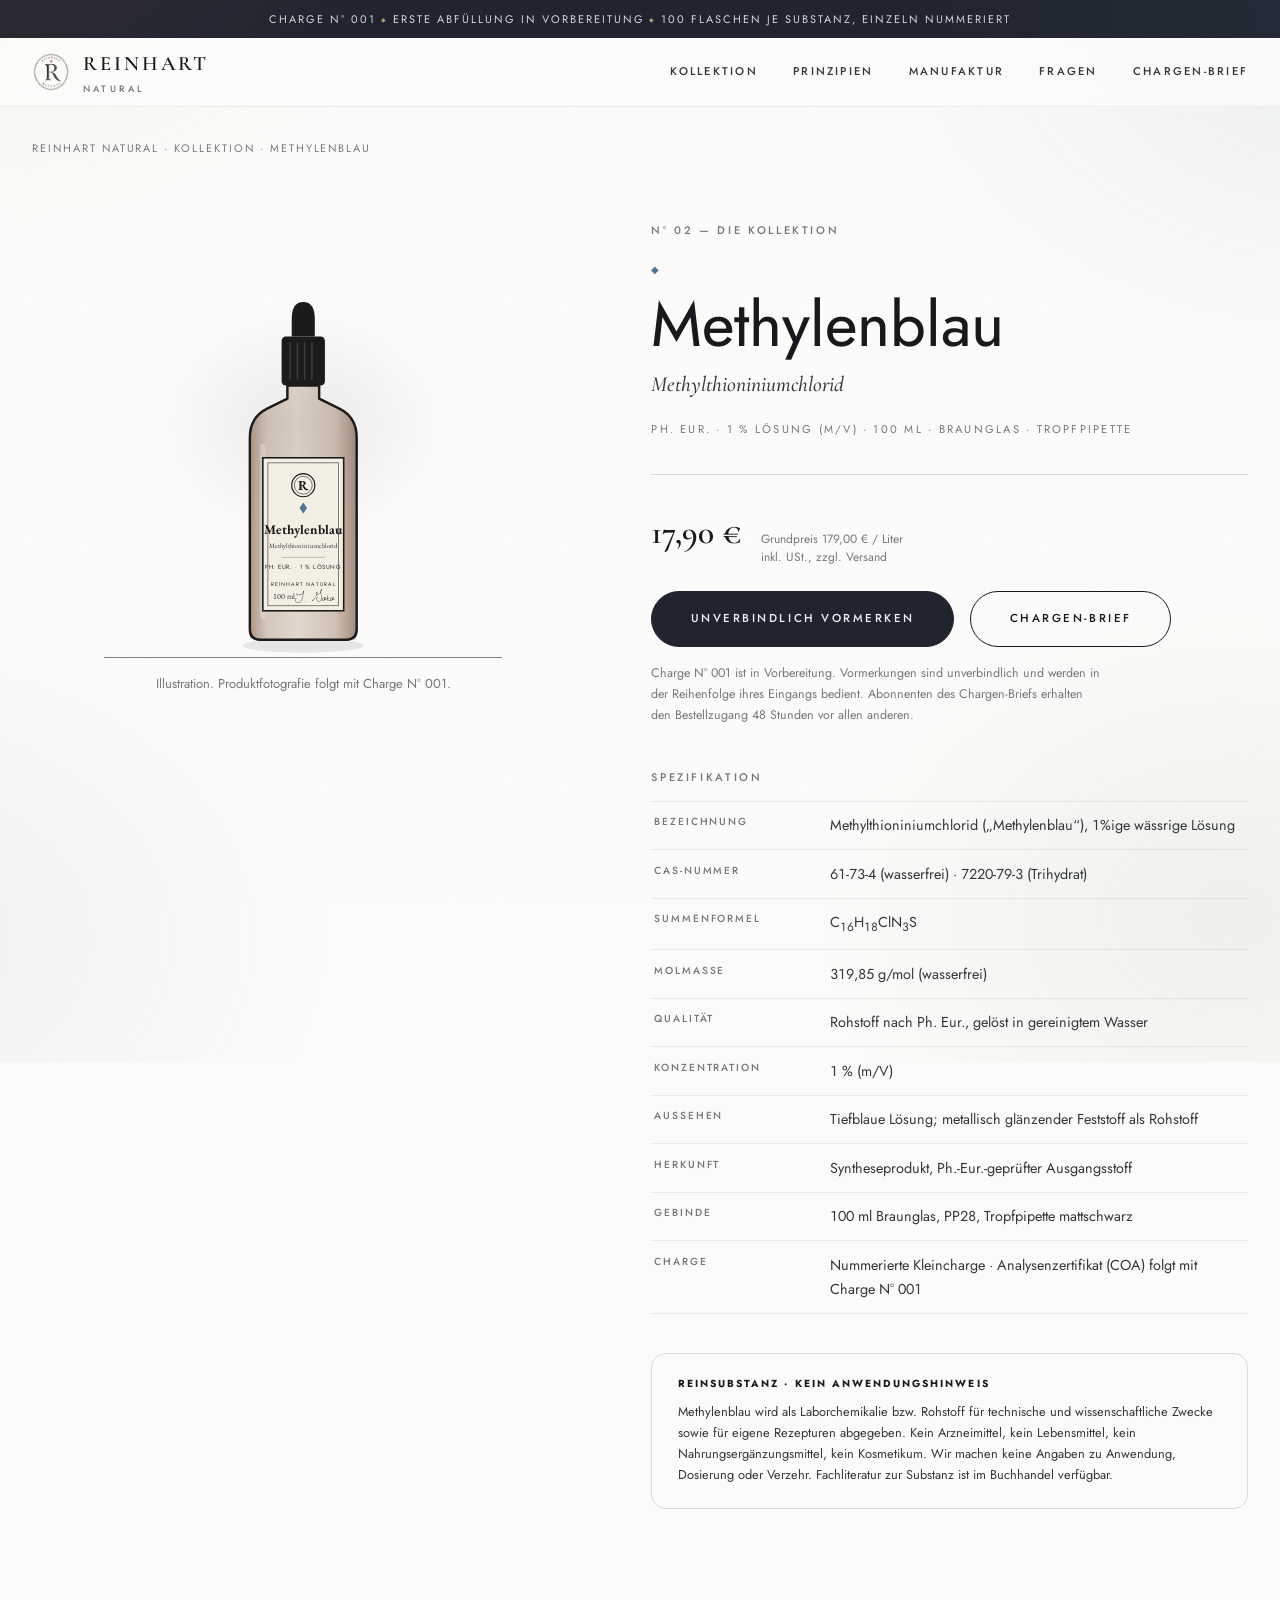
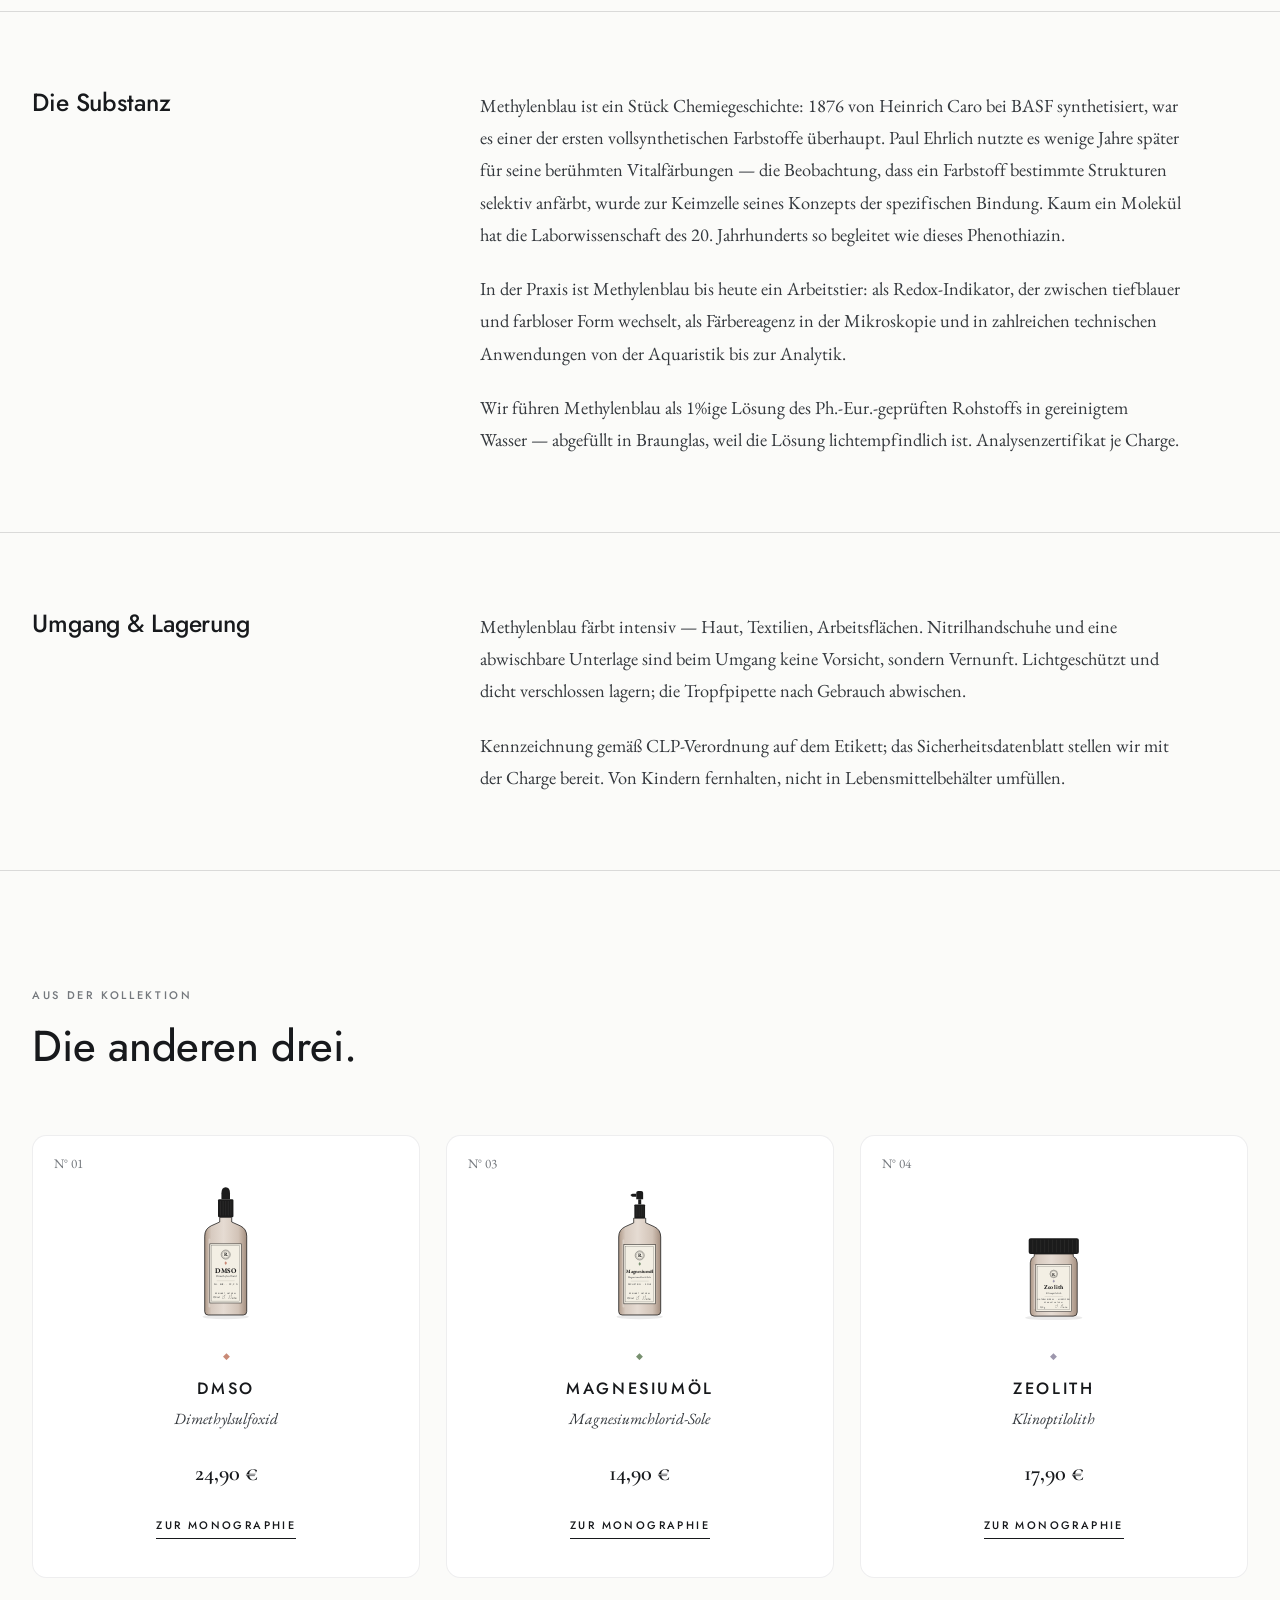
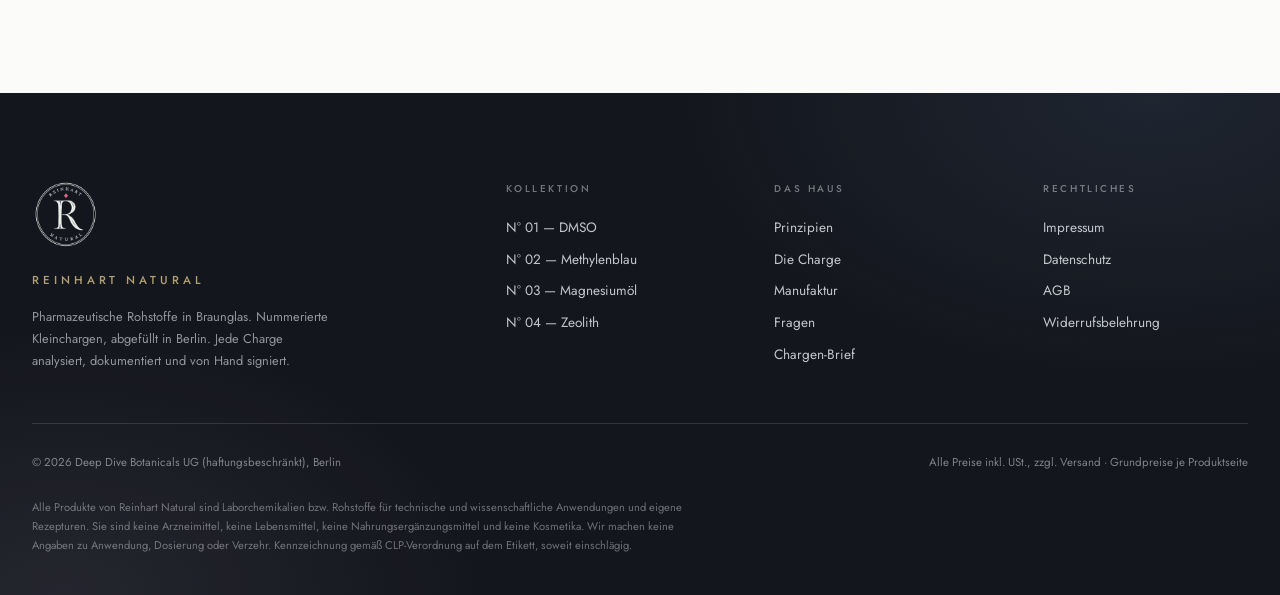
<file: produkte/methylenblau.html>
<!DOCTYPE html>
<html lang="de">
<head>
  <meta charset="utf-8">
  <meta name="viewport" content="width=device-width, initial-scale=1">
  <title>Methylenblau 1 % Ph. Eur. · Methylthioniniumchlorid · 100 ml — Reinhart Natural</title>
  <meta name="description" content="Methylenblau (Methylthioniniumchlorid) als 1%ige wässrige Lösung, Rohstoff in Ph.-Eur.-Qualität. 100 ml Braunglas mit Tropfpipette. Nummerierte Kleincharge, Analysenzertifikat als PDF. Laborchemikalie.">
  <link rel="canonical" href="https://reinhartnatural.de/produkte/methylenblau.html">
  <link rel="icon" href="../favicon.ico" sizes="48x48">
  <link rel="icon" type="image/png" sizes="32x32" href="../favicon-32.png">
  <link rel="apple-touch-icon" href="../apple-touch-icon.png">
  <link rel="stylesheet" href="../assets/css/style.css">
  <meta property="og:type" content="product">
  <meta property="og:site_name" content="Reinhart Natural">
  <meta property="og:title" content="Methylenblau 1 % Ph. Eur. · Methylthioniniumchlorid · 100 ml — Reinhart Natural">
  <meta property="og:description" content="Methylenblau (Methylthioniniumchlorid) als 1%ige wässrige Lösung, Rohstoff in Ph.-Eur.-Qualität. 100 ml Braunglas mit Tropfpipette. Nummerierte Kleincharge, Analysenzertifikat als PDF. Laborchemikalie.">
  <meta property="og:url" content="https://reinhartnatural.de/produkte/methylenblau.html">
  <meta property="og:locale" content="de_DE">
  <meta property="og:image" content="https://reinhartnatural.de/assets/img/og-standard.png">
  <meta property="og:image:width" content="1200">
  <meta property="og:image:height" content="630">
  <meta name="twitter:card" content="summary_large_image">
  <meta name="twitter:image" content="https://reinhartnatural.de/assets/img/og-standard.png">
  <script type="application/ld+json">
  {
    "@context": "https://schema.org",
    "@type": "Product",
    "name": "Methylenblau 1 % Ph. Eur., 100 ml",
    "description": "Methylenblau (Methylthioniniumchlorid) als 1%ige wässrige Lösung, Rohstoff in Ph.-Eur.-Qualität. 100 ml Braunglas mit Tropfpipette. Nummerierte Kleincharge, Analysenzertifikat als PDF. Laborchemikalie.",
    "sku": "RN-MET-100",
    "brand": { "@type": "Brand", "name": "Reinhart Natural" },
    "offers": {
      "@type": "Offer",
      "url": "https://reinhartnatural.de/produkte/methylenblau.html",
      "priceCurrency": "EUR",
      "price": "17.90",
      "availability": "https://schema.org/PreOrder",
      "itemCondition": "https://schema.org/NewCondition"
    }
  }
  </script>
</head>
<body>
<a class="skip-link" href="#inhalt">Zum Inhalt springen</a>

<svg xmlns="http://www.w3.org/2000/svg" width="0" height="0" style="position:absolute" aria-hidden="true" focusable="false">
  <defs>
    <linearGradient id="amber" x1="0" y1="0" x2="1" y2="0">
      <stop offset="0" stop-color="#6b4426" stop-opacity="0.55"/>
      <stop offset="0.16" stop-color="#7a4f2c" stop-opacity="0.30"/>
      <stop offset="0.45" stop-color="#8a5c34" stop-opacity="0.22"/>
      <stop offset="0.8" stop-color="#7a4f2c" stop-opacity="0.34"/>
      <stop offset="1" stop-color="#5e3a20" stop-opacity="0.58"/>
    </linearGradient>
  </defs>

  <!-- DMSO — 250 ml, Tropfpipette -->
  <symbol id="flasche-dmso" viewBox="0 0 190 336">
    <ellipse cx="95" cy="326" rx="54" ry="6" fill="#1b1b1b" opacity="0.09"/>
    <path d="M85 52 L85 38 Q85 24 95 24 Q105 24 105 38 L105 52 Z" fill="#1b1b1b"/>
    <rect x="77" y="52" width="36" height="42" rx="3" fill="#1b1b1b"/>
    <g stroke="#f3efe4" stroke-width="1" opacity="0.16">
      <line x1="83" y1="56" x2="83" y2="90"/><line x1="89" y1="56" x2="89" y2="90"/>
      <line x1="95" y1="56" x2="95" y2="90"/><line x1="101" y1="56" x2="101" y2="90"/>
      <line x1="107" y1="56" x2="107" y2="90"/>
    </g>
    <path d="M54 322 Q46 322 46 314 L46 138 Q46 121 61 114 L81 105 L81 94 L109 94 L109 105 L129 114 Q144 121 144 138 L144 314 Q144 322 136 322 Z"
          fill="url(#amber)" stroke="#1b1b1b" stroke-width="1.8" stroke-linejoin="round"/>
    <path d="M57 146 L57 302" stroke="#ffffff" stroke-width="4.5" stroke-linecap="round" opacity="0.28" fill="none"/>
    <rect x="58" y="156" width="74" height="138" fill="#f3efe4" stroke="#1b1b1b" stroke-width="1.2"/>
    <rect x="62.5" y="160.5" width="65" height="129" fill="none" stroke="#1b1b1b" stroke-width="0.6" opacity="0.75"/>
    <circle cx="95" cy="181" r="10.5" fill="none" stroke="#1b1b1b" stroke-width="0.9"/>
    <circle cx="95" cy="181" r="8.2" fill="none" stroke="#1b1b1b" stroke-width="0.45"/>
    <text x="95" y="185.5" text-anchor="middle" style="font-family:'EB Garamond',Georgia,serif;font-weight:700" font-size="12" fill="#1b1b1b">R</text>
    <path d="M95 196.5 l 3 4.4 -3 4.4 -3 -4.4 z" style="fill:var(--d,#c98a76)"/>
    <text x="95" y="223" text-anchor="middle" style="font-family:'EB Garamond',Georgia,serif;font-weight:700;letter-spacing:0.08em" font-size="16.5" fill="#1b1b1b">DMSO</text>
    <text x="95" y="234.5" text-anchor="middle" style="font-family:'EB Garamond',Georgia,serif" font-size="6.8" fill="#2f3133">Dimethylsulfoxid</text>
    <line x1="74" y1="242" x2="116" y2="242" stroke="#1b1b1b" stroke-width="0.5" opacity="0.4"/>
    <text x="95" y="251.5" text-anchor="middle" style="font-family:Jost,Arial,sans-serif;letter-spacing:0.14em" font-size="5.2" fill="#2f3133">PH. EUR. · 99,9 %</text>
    <text x="66" y="283" style="font-family:'EB Garamond',Georgia,serif" font-size="6.6" fill="#2f3133">250 ml</text>
    <text x="122" y="284" text-anchor="end" transform="rotate(-3 122 284)" style="font-family:'Dawning of a New Day',cursive" font-size="11" fill="#1b1b1b">T. Goto</text>
    <text x="95" y="272" text-anchor="middle" style="font-family:Jost,Arial,sans-serif;letter-spacing:0.22em" font-size="4.4" fill="#2f3133">REINHART NATURAL</text>
  </symbol>

  <!-- Methylenblau — 100 ml, Tropfpipette -->
  <symbol id="flasche-mb" viewBox="0 0 150 266">
    <ellipse cx="75" cy="258" rx="42" ry="5" fill="#1b1b1b" opacity="0.09"/>
    <path d="M67 44 L67 32 Q67 20 75 20 Q83 20 83 32 L83 44 Z" fill="#1b1b1b"/>
    <rect x="60" y="44" width="30" height="34" rx="3" fill="#1b1b1b"/>
    <g stroke="#f3efe4" stroke-width="1" opacity="0.16">
      <line x1="66" y1="48" x2="66" y2="74"/><line x1="71" y1="48" x2="71" y2="74"/>
      <line x1="76" y1="48" x2="76" y2="74"/><line x1="81" y1="48" x2="81" y2="74"/>
    </g>
    <path d="M45 254 Q38 254 38 247 L38 114 Q38 100 50 94 L64 87 L64 78 L86 78 L86 87 L100 94 Q112 100 112 114 L112 247 Q112 254 105 254 Z"
          fill="url(#amber)" stroke="#1b1b1b" stroke-width="1.7" stroke-linejoin="round"/>
    <path d="M47 120 L47 238" stroke="#ffffff" stroke-width="3.6" stroke-linecap="round" opacity="0.28" fill="none"/>
    <rect x="47" y="128" width="56" height="106" fill="#f3efe4" stroke="#1b1b1b" stroke-width="1.1"/>
    <rect x="50.5" y="131.5" width="49" height="99" fill="none" stroke="#1b1b1b" stroke-width="0.5" opacity="0.75"/>
    <circle cx="75" cy="147" r="8" fill="none" stroke="#1b1b1b" stroke-width="0.8"/>
    <circle cx="75" cy="147" r="6.2" fill="none" stroke="#1b1b1b" stroke-width="0.4"/>
    <text x="75" y="150.5" text-anchor="middle" style="font-family:'EB Garamond',Georgia,serif;font-weight:700" font-size="9.5" fill="#1b1b1b">R</text>
    <path d="M75 159 l 2.6 3.8 -2.6 3.8 -2.6 -3.8 z" style="fill:var(--d,#517495)"/>
    <text x="75" y="181" text-anchor="middle" style="font-family:'EB Garamond',Georgia,serif;font-weight:700" font-size="9.2" fill="#1b1b1b">Methylenblau</text>
    <text x="75" y="190.5" text-anchor="middle" style="font-family:'EB Garamond',Georgia,serif" font-size="4.7" fill="#2f3133">Methylthioniniumchlorid</text>
    <line x1="60" y1="197" x2="90" y2="197" stroke="#1b1b1b" stroke-width="0.45" opacity="0.4"/>
    <text x="75" y="205" text-anchor="middle" style="font-family:Jost,Arial,sans-serif;letter-spacing:0.08em" font-size="4.2" fill="#2f3133">PH. EUR. · 1 % LÖSUNG</text>
    <text x="54" y="226" style="font-family:'EB Garamond',Georgia,serif" font-size="5.6" fill="#2f3133">100 ml</text>
    <text x="97" y="227" text-anchor="end" transform="rotate(-3 97 227)" style="font-family:'Dawning of a New Day',cursive" font-size="9" fill="#1b1b1b">T. Goto</text>
    <text x="75" y="217" text-anchor="middle" style="font-family:Jost,Arial,sans-serif;letter-spacing:0.2em" font-size="3.7" fill="#2f3133">REINHART NATURAL</text>
  </symbol>

  <!-- Magnesiumöl — 250 ml, Feinzerstäuber -->
  <symbol id="flasche-mgo" viewBox="0 0 190 336">
    <ellipse cx="95" cy="326" rx="54" ry="6" fill="#1b1b1b" opacity="0.09"/>
    <path d="M87 52 L87 37 Q87 32.5 91.5 32.5 L98.5 32.5 Q103 32.5 103 37 L103 52 Z" fill="#1b1b1b"/>
    <path d="M87 39 L78 39 Q76.5 39 76.5 40.5 L76.5 44.5 Q76.5 46 78 46 L87 46 Z" fill="#1b1b1b"/>
    <rect x="74.2" y="40.1" width="2.6" height="4.8" rx="0.9" fill="#1b1b1b"/>
    <rect x="91.5" y="52" width="7" height="12" fill="#1b1b1b"/>
    <path d="M84.5 64 L105.5 64 Q107.5 64 107.5 66 L107.5 94 Q107.5 96 105.5 96 L84.5 96 Q82.5 96 82.5 94 L82.5 66 Q82.5 64 84.5 64 Z" fill="#1b1b1b"/>
    <g stroke="#f3efe4" stroke-width="0.8" opacity="0.18">
      <line x1="87" y1="67.5" x2="87" y2="92.5"/><line x1="91" y1="67.5" x2="91" y2="92.5"/>
      <line x1="95" y1="67.5" x2="95" y2="92.5"/><line x1="99" y1="67.5" x2="99" y2="92.5"/>
      <line x1="103" y1="67.5" x2="103" y2="92.5"/>
    </g>
    <path d="M54 322 Q46 322 46 314 L46 140 Q46 123 61 116 L81 107 L81 96 L109 96 L109 107 L129 116 Q144 123 144 140 L144 314 Q144 322 136 322 Z"
          fill="url(#amber)" stroke="#1b1b1b" stroke-width="1.8" stroke-linejoin="round"/>
    <path d="M57 148 L57 302" stroke="#ffffff" stroke-width="4.5" stroke-linecap="round" opacity="0.28" fill="none"/>
    <rect x="58" y="158" width="74" height="138" fill="#f3efe4" stroke="#1b1b1b" stroke-width="1.2"/>
    <rect x="62.5" y="162.5" width="65" height="129" fill="none" stroke="#1b1b1b" stroke-width="0.6" opacity="0.75"/>
    <circle cx="95" cy="183" r="10.5" fill="none" stroke="#1b1b1b" stroke-width="0.9"/>
    <circle cx="95" cy="183" r="8.2" fill="none" stroke="#1b1b1b" stroke-width="0.45"/>
    <text x="95" y="187.5" text-anchor="middle" style="font-family:'EB Garamond',Georgia,serif;font-weight:700" font-size="12" fill="#1b1b1b">R</text>
    <path d="M95 198.5 l 3 4.4 -3 4.4 -3 -4.4 z" style="fill:var(--d,#77906f)"/>
    <text x="95" y="223" text-anchor="middle" style="font-family:'EB Garamond',Georgia,serif;font-weight:700" font-size="11.5" fill="#1b1b1b">Magnesiumöl</text>
    <text x="95" y="235" text-anchor="middle" style="font-family:'EB Garamond',Georgia,serif" font-size="6" fill="#2f3133">Magnesiumchlorid-Sole</text>
    <line x1="74" y1="243" x2="116" y2="243" stroke="#1b1b1b" stroke-width="0.5" opacity="0.4"/>
    <text x="95" y="252.5" text-anchor="middle" style="font-family:Jost,Arial,sans-serif;letter-spacing:0.14em" font-size="5" fill="#2f3133">ZECHSTEIN · SOLE</text>
    <text x="66" y="285" style="font-family:'EB Garamond',Georgia,serif" font-size="6.6" fill="#2f3133">250 ml</text>
    <text x="122" y="286" text-anchor="end" transform="rotate(-3 122 286)" style="font-family:'Dawning of a New Day',cursive" font-size="11" fill="#1b1b1b">T. Goto</text>
    <text x="95" y="273" text-anchor="middle" style="font-family:Jost,Arial,sans-serif;letter-spacing:0.22em" font-size="4.4" fill="#2f3133">REINHART NATURAL</text>
  </symbol>

  <!-- Zeolith — 250 g, Schraubglas -->
  <symbol id="flasche-zeo" viewBox="0 0 230 246">
    <ellipse cx="115" cy="238" rx="72" ry="6" fill="#1b1b1b" opacity="0.09"/>
    <rect x="52" y="38" width="126" height="40" rx="5" fill="#1b1b1b"/>
    <g stroke="#f3efe4" stroke-width="1" opacity="0.14">
      <line x1="62" y1="42" x2="62" y2="74"/><line x1="72" y1="42" x2="72" y2="74"/>
      <line x1="82" y1="42" x2="82" y2="74"/><line x1="92" y1="42" x2="92" y2="74"/>
      <line x1="102" y1="42" x2="102" y2="74"/><line x1="112" y1="42" x2="112" y2="74"/>
      <line x1="122" y1="42" x2="122" y2="74"/><line x1="132" y1="42" x2="132" y2="74"/>
      <line x1="142" y1="42" x2="142" y2="74"/><line x1="152" y1="42" x2="152" y2="74"/>
      <line x1="162" y1="42" x2="162" y2="74"/><line x1="172" y1="42" x2="172" y2="74"/>
    </g>
    <path d="M66 234 Q56 234 56 224 L56 100 Q56 88 66 84 L66 78 L164 78 L164 84 Q174 88 174 100 L174 224 Q174 234 164 234 Z"
          fill="url(#amber)" stroke="#1b1b1b" stroke-width="1.8" stroke-linejoin="round"/>
    <path d="M67 108 L67 214" stroke="#ffffff" stroke-width="4.5" stroke-linecap="round" opacity="0.26" fill="none"/>
    <rect x="70" y="104" width="90" height="118" fill="#f3efe4" stroke="#1b1b1b" stroke-width="1.2"/>
    <rect x="74.5" y="108.5" width="81" height="109" fill="none" stroke="#1b1b1b" stroke-width="0.6" opacity="0.75"/>
    <circle cx="115" cy="128" r="9.5" fill="none" stroke="#1b1b1b" stroke-width="0.9"/>
    <circle cx="115" cy="128" r="7.4" fill="none" stroke="#1b1b1b" stroke-width="0.45"/>
    <text x="115" y="132" text-anchor="middle" style="font-family:'EB Garamond',Georgia,serif;font-weight:700" font-size="11" fill="#1b1b1b">R</text>
    <path d="M115 142 l 2.9 4.2 -2.9 4.2 -2.9 -4.2 z" style="fill:var(--d,#9d97ad)"/>
    <text x="115" y="166" text-anchor="middle" style="font-family:'EB Garamond',Georgia,serif;font-weight:700;letter-spacing:0.04em" font-size="15" fill="#1b1b1b">Zeolith</text>
    <text x="115" y="177.5" text-anchor="middle" style="font-family:'EB Garamond',Georgia,serif" font-size="6.6" fill="#2f3133">Klinoptilolith</text>
    <line x1="92" y1="184.5" x2="138" y2="184.5" stroke="#1b1b1b" stroke-width="0.5" opacity="0.4"/>
    <text x="115" y="193" text-anchor="middle" style="font-family:Jost,Arial,sans-serif;letter-spacing:0.14em" font-size="4.9" fill="#2f3133">NATURMINERAL · MIKROFEIN</text>
    <text x="115" y="202" text-anchor="middle" style="font-family:Jost,Arial,sans-serif;letter-spacing:0.2em" font-size="4.1" fill="#2f3133">REINHART NATURAL</text>
    <text x="80" y="212.5" style="font-family:'EB Garamond',Georgia,serif" font-size="6.4" fill="#2f3133">250 g</text>
    <text x="150" y="213" text-anchor="end" transform="rotate(-3 150 213)" style="font-family:'Dawning of a New Day',cursive" font-size="10" fill="#1b1b1b">T. Goto</text>
  </symbol>
</svg>

<div class="annonce">Charge N° 001 <span class="dia">◆</span> Erste Abfüllung in Vorbereitung <span class="dia">◆</span> 100 Flaschen je Substanz, einzeln nummeriert</div>

<header class="site-header">
  <div class="wrap header-inner">
    <a class="brand" href="../index.html" aria-label="Reinhart Natural — Startseite">
      <img src="../assets/img/siegel-192.png" alt="" width="192" height="192">
      <span class="brand-name">Reinhart<span>Natural</span></span>
    </a>
    <button class="nav-toggle" aria-expanded="false" aria-controls="hauptnavigation" aria-label="Navigation öffnen">
      <svg viewBox="0 0 24 24" fill="none" stroke-width="1.5" aria-hidden="true" focusable="false"><path d="M3 6h18M3 12h18M3 18h18"/></svg>
    </button>
    <nav class="site-nav" id="hauptnavigation" aria-label="Hauptnavigation">
      <a href="../index.html#kollektion">Kollektion</a>
      <a href="../index.html#prinzipien">Prinzipien</a>
      <a href="../index.html#manufaktur">Manufaktur</a>
      <a href="../index.html#fragen">Fragen</a>
      <a href="../index.html#verteiler">Chargen-Brief</a>
    </nav>
  </div>
</header>

<main id="inhalt">
  <div class="wrap">
    <nav class="breadcrumb" aria-label="Pfad"><a href="../index.html">Reinhart Natural</a> · <a href="../index.html#kollektion">Kollektion</a> · <span aria-current="page">Methylenblau</span></nav>

    <div class="product-hero">
      <div class="product-stage reveal">
        <svg viewBox="0 0 150 266" class="h-sm" style="--d:#517495" role="img" aria-label="Methylenblau im Braunglas, Illustration"><use href="#flasche-mb"/></svg>
        <hr class="stage-line">
        <p class="small" style="margin-top:1rem">Illustration. Produktfotografie folgt mit Charge&nbsp;N°&nbsp;001.</p>
      </div>

      <div class="product-info">
        <span class="eyebrow" style="display:block;margin-bottom:0.9rem">N° 02 — Die Kollektion</span>
        <span class="dia" style="color:#517495" aria-hidden="true">◆</span>
        <h1>Methylenblau</h1>
        <p class="chem">Methylthioniniumchlorid</p>
        <p class="spec-line">Ph.&nbsp;Eur. · 1&nbsp;%&nbsp;Lösung (m/V) · 100&nbsp;ml · Braunglas · Tropfpipette</p>

        <div class="price-row">
          <span class="price">17,90&nbsp;€</span>
          <span class="price-meta">Grundpreis 179,00&nbsp;€&nbsp;/&nbsp;Liter<br>inkl. USt., zzgl. Versand</span>
        </div>

        <div class="cta-row">
          <a class="btn btn-solid" href="mailto:charge@reinhartnatural.de?subject=Vormerkung%20Methylenblau%20%E2%80%94%20Charge%20N%C2%B0%20001&amp;body=Bitte%20merkt%20mich%20unverbindlich%20f%C3%BCr%20eine%20Flasche%20vor.">Unverbindlich vormerken</a>
          <a class="btn" href="../index.html#verteiler">Chargen-Brief</a>
        </div>
        <p class="cta-note">Charge N° 001 ist in Vorbereitung. Vormerkungen sind unverbindlich und werden in der
          Reihenfolge ihres Eingangs bedient. Abonnenten des Chargen-Briefs erhalten den Bestellzugang
          48&nbsp;Stunden vor allen anderen.</p>

        <table class="spec-table">
          <caption class="eyebrow" style="text-align:left;padding-bottom:0.9rem">Spezifikation</caption>
          <tbody>
            <tr><th scope="row">Bezeichnung</th><td>Methylthioniniumchlorid („Methylenblau“), 1%ige wässrige Lösung</td></tr>
            <tr><th scope="row">CAS-Nummer</th><td>61-73-4 (wasserfrei) · 7220-79-3 (Trihydrat)</td></tr>
            <tr><th scope="row">Summenformel</th><td>C<sub>16</sub>H<sub>18</sub>ClN<sub>3</sub>S</td></tr>
            <tr><th scope="row">Molmasse</th><td>319,85 g/mol (wasserfrei)</td></tr>
            <tr><th scope="row">Qualität</th><td>Rohstoff nach Ph. Eur., gelöst in gereinigtem Wasser</td></tr>
            <tr><th scope="row">Konzentration</th><td>1 % (m/V)</td></tr>
            <tr><th scope="row">Aussehen</th><td>Tiefblaue Lösung; metallisch glänzender Feststoff als Rohstoff</td></tr>
            <tr><th scope="row">Herkunft</th><td>Syntheseprodukt, Ph.-Eur.-geprüfter Ausgangsstoff</td></tr>
            <tr><th scope="row">Gebinde</th><td>100 ml Braunglas, PP28, Tropfpipette mattschwarz</td></tr>
            <tr><th scope="row">Charge</th><td>Nummerierte Kleincharge · Analysenzertifikat (COA) folgt mit Charge N° 001</td></tr>
          </tbody>
        </table>

        <div class="legal-box">
          <strong>Reinsubstanz · kein Anwendungshinweis</strong>
          Methylenblau wird als Laborchemikalie bzw. Rohstoff für technische und wissenschaftliche Zwecke sowie für
          eigene Rezepturen abgegeben. Kein Arzneimittel, kein Lebensmittel, kein Nahrungsergänzungsmittel,
          kein Kosmetikum. Wir machen keine Angaben zu Anwendung, Dosierung oder Verzehr. Fachliteratur zur
          Substanz ist im Buchhandel verfügbar.
        </div>
      </div>
    </div>
  </div>

  <section class="product-prose">
    <div class="wrap inner">
      <h2 class="reveal">Die Substanz</h2>
      <div class="prose reveal">
          <p>Methylenblau ist ein Stück Chemiegeschichte: 1876 von Heinrich Caro bei BASF synthetisiert, war es
            einer der ersten vollsynthetischen Farbstoffe überhaupt. Paul Ehrlich nutzte es wenige Jahre später
            für seine berühmten Vitalfärbungen&nbsp;— die Beobachtung, dass ein Farbstoff bestimmte Strukturen
            selektiv anfärbt, wurde zur Keimzelle seines Konzepts der spezifischen Bindung. Kaum ein Molekül hat
            die Laborwissenschaft des 20.&nbsp;Jahrhunderts so begleitet wie dieses Phenothiazin.</p>
          <p>In der Praxis ist Methylenblau bis heute ein Arbeitstier: als Redox-Indikator, der zwischen tiefblauer
            und farbloser Form wechselt, als Färbereagenz in der Mikroskopie und in zahlreichen technischen
            Anwendungen von der Aquaristik bis zur Analytik.</p>
          <p>Wir führen Methylenblau als 1%ige Lösung des Ph.-Eur.-geprüften Rohstoffs in gereinigtem Wasser&nbsp;—
            abgefüllt in Braunglas, weil die Lösung lichtempfindlich ist. Analysenzertifikat je Charge.</p>
        
      </div>
    </div>
  </section>

  <section class="product-prose">
    <div class="wrap inner">
      <h2 class="reveal">Umgang &amp; Lagerung</h2>
      <div class="prose reveal">
          <p>Methylenblau färbt intensiv&nbsp;— Haut, Textilien, Arbeitsflächen. Nitrilhandschuhe und eine
            abwischbare Unterlage sind beim Umgang keine Vorsicht, sondern Vernunft. Lichtgeschützt und dicht
            verschlossen lagern; die Tropfpipette nach Gebrauch abwischen.</p>
          <p>Kennzeichnung gemäß CLP-Verordnung auf dem Etikett; das Sicherheitsdatenblatt stellen wir mit der
            Charge bereit. Von Kindern fernhalten, nicht in Lebensmittelbehälter umfüllen.</p>
        
      </div>
    </div>
  </section>

  <section class="section cross-sell">
    <div class="wrap">
      <div class="section-head reveal">
        <span class="eyebrow">Aus der Kollektion</span>
        <h2>Die anderen drei.</h2>
      </div>
      <div class="grid-products cols-3">
        <article class="product-card reveal">
          <span class="no">N° 01</span>
          <figure><svg viewBox="0 0 190 336" style="--d:#c98a76" role="img" aria-label="DMSO im Braunglas"><use href="#flasche-dmso"/></svg></figure>
          <span class="dia" style="color:#c98a76">◆</span>
          <h3>DMSO</h3>
          <p class="chem">Dimethylsulfoxid</p>
          <p class="price">24,90&nbsp;€</p>
          <a class="card-link stretch" href="dmso.html">Zur Monographie</a>
        </article>
        <article class="product-card reveal reveal-d1">
          <span class="no">N° 03</span>
          <figure><svg viewBox="0 0 190 336" style="--d:#77906f" role="img" aria-label="Magnesiumöl im Braunglas"><use href="#flasche-mgo"/></svg></figure>
          <span class="dia" style="color:#77906f">◆</span>
          <h3>Magnesiumöl</h3>
          <p class="chem">Magnesiumchlorid-Sole</p>
          <p class="price">14,90&nbsp;€</p>
          <a class="card-link stretch" href="magnesiumoel.html">Zur Monographie</a>
        </article>
        <article class="product-card reveal reveal-d2">
          <span class="no">N° 04</span>
          <figure><svg viewBox="0 0 230 246" class="h-jar" style="--d:#9d97ad" role="img" aria-label="Zeolith im Braunglas"><use href="#flasche-zeo"/></svg></figure>
          <span class="dia" style="color:#9d97ad">◆</span>
          <h3>Zeolith</h3>
          <p class="chem">Klinoptilolith</p>
          <p class="price">17,90&nbsp;€</p>
          <a class="card-link stretch" href="zeolith.html">Zur Monographie</a>
        </article>
      </div>
    </div>
  </section>
</main>

<footer class="site-footer">
  <div class="wrap">
    <div class="footer-grid">
      <div class="footer-brand">
        <img src="../assets/img/siegel-hell-192.png" alt="" width="192" height="192">
        <div class="wordmark">Reinhart Natural</div>
        <p>Pharmazeutische Rohstoffe in Braunglas. Nummerierte Kleinchargen, abgefüllt in Berlin.
          Jede Charge analysiert, dokumentiert und von Hand signiert.</p>
      </div>
      <div class="footer-col">
        <h4>Kollektion</h4>
        <ul>
          <li><a href="dmso.html">N° 01 — DMSO</a></li>
          <li><a href="methylenblau.html">N° 02 — Methylenblau</a></li>
          <li><a href="magnesiumoel.html">N° 03 — Magnesiumöl</a></li>
          <li><a href="zeolith.html">N° 04 — Zeolith</a></li>
        </ul>
      </div>
      <div class="footer-col">
        <h4>Das Haus</h4>
        <ul>
          <li><a href="../index.html#prinzipien">Prinzipien</a></li>
          <li><a href="../index.html#charge">Die Charge</a></li>
          <li><a href="../index.html#manufaktur">Manufaktur</a></li>
          <li><a href="../index.html#fragen">Fragen</a></li>
          <li><a href="../index.html#verteiler">Chargen-Brief</a></li>
        </ul>
      </div>
      <div class="footer-col">
        <h4>Rechtliches</h4>
        <ul>
          <li><a href="../rechtliches/impressum.html">Impressum</a></li>
          <li><a href="../rechtliches/datenschutz.html">Datenschutz</a></li>
          <li><a href="../rechtliches/agb.html">AGB</a></li>
          <li><a href="../rechtliches/widerruf.html">Widerrufsbelehrung</a></li>
        </ul>
      </div>
    </div>
    <div class="footer-legal">
      <span>© 2026 Deep Dive Botanicals UG (haftungsbeschränkt), Berlin</span>
      <span>Alle Preise inkl. USt., zzgl. Versand · Grundpreise je Produktseite</span>
    </div>
    <p class="footer-disclaimer">Alle Produkte von Reinhart Natural sind Laborchemikalien bzw. Rohstoffe für
      technische und wissenschaftliche Anwendungen und eigene Rezepturen. Sie sind keine Arzneimittel, keine
      Lebensmittel, keine Nahrungsergänzungsmittel und keine Kosmetika. Wir machen keine Angaben zu Anwendung,
      Dosierung oder Verzehr. Kennzeichnung gemäß CLP-Verordnung auf dem Etikett, soweit einschlägig.</p>
  </div>
</footer>

<script src="../assets/js/main.js"></script>
</body>
</html>
</file>
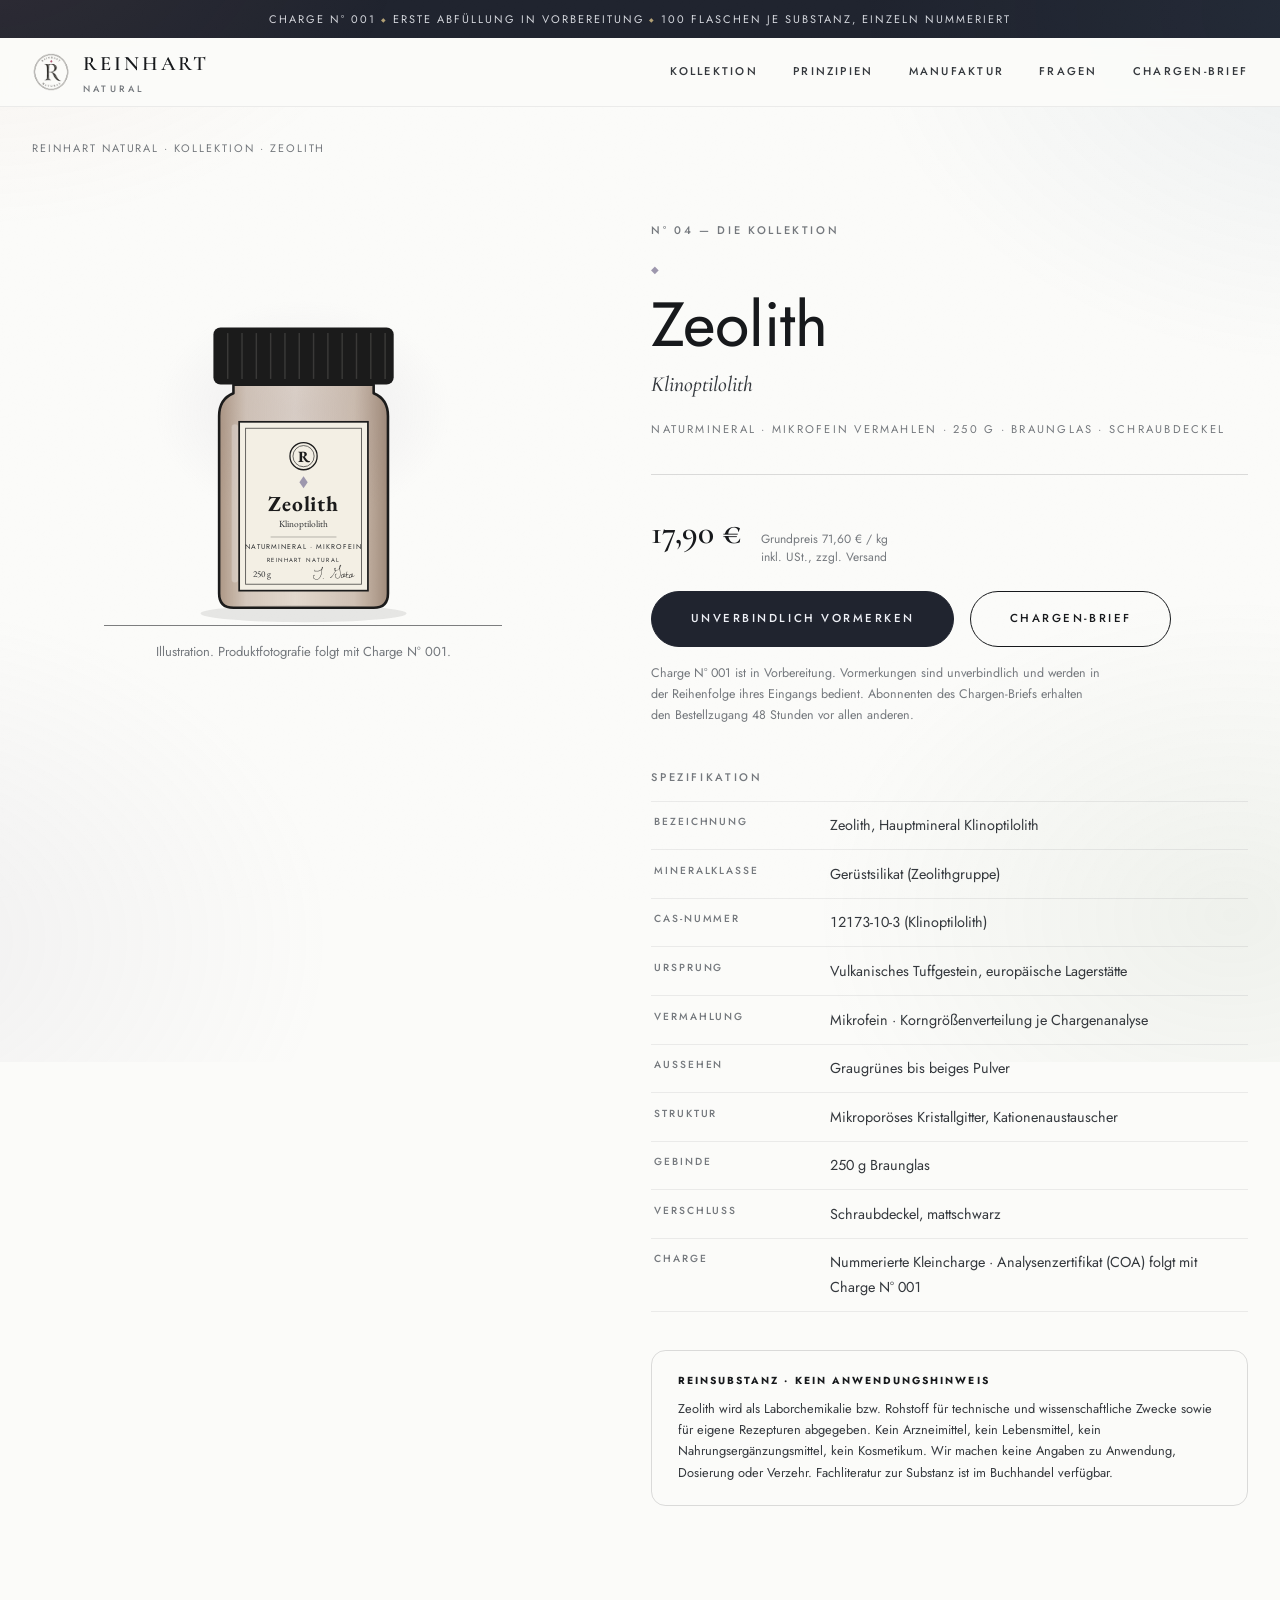
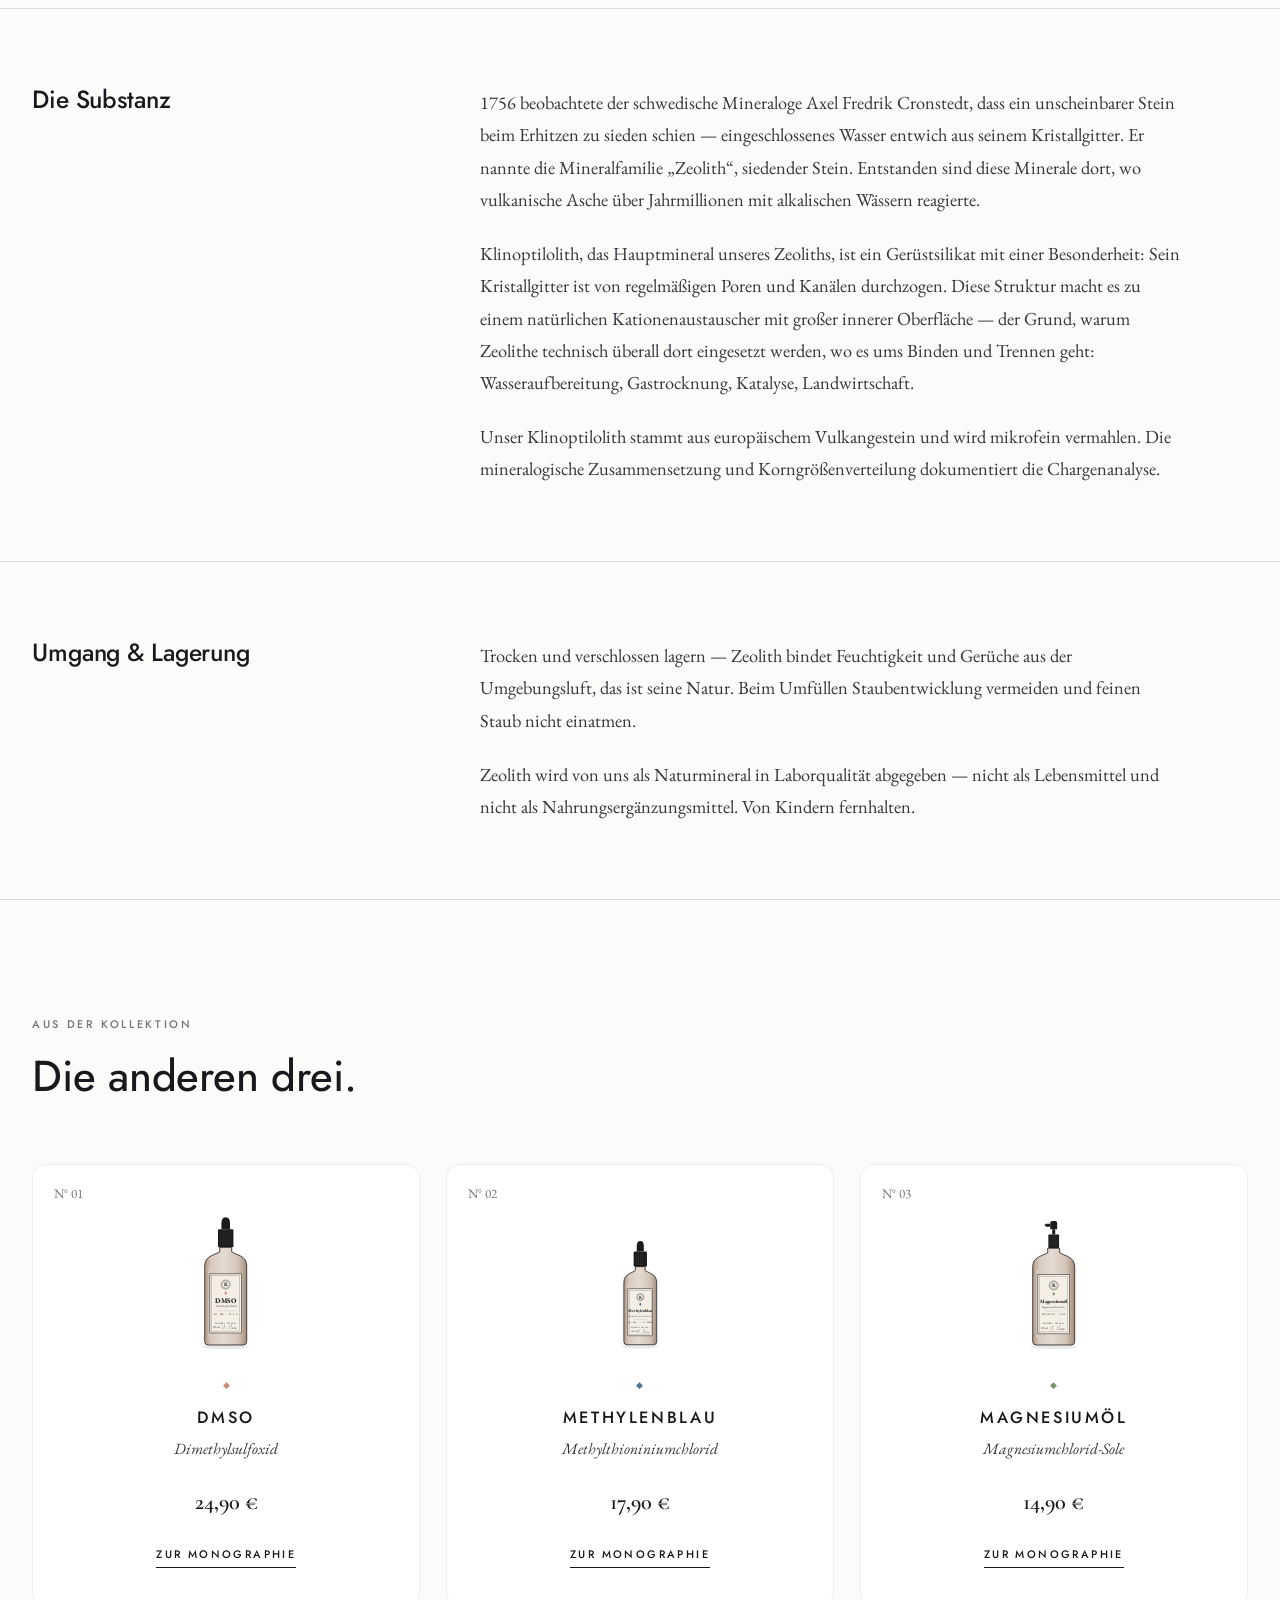
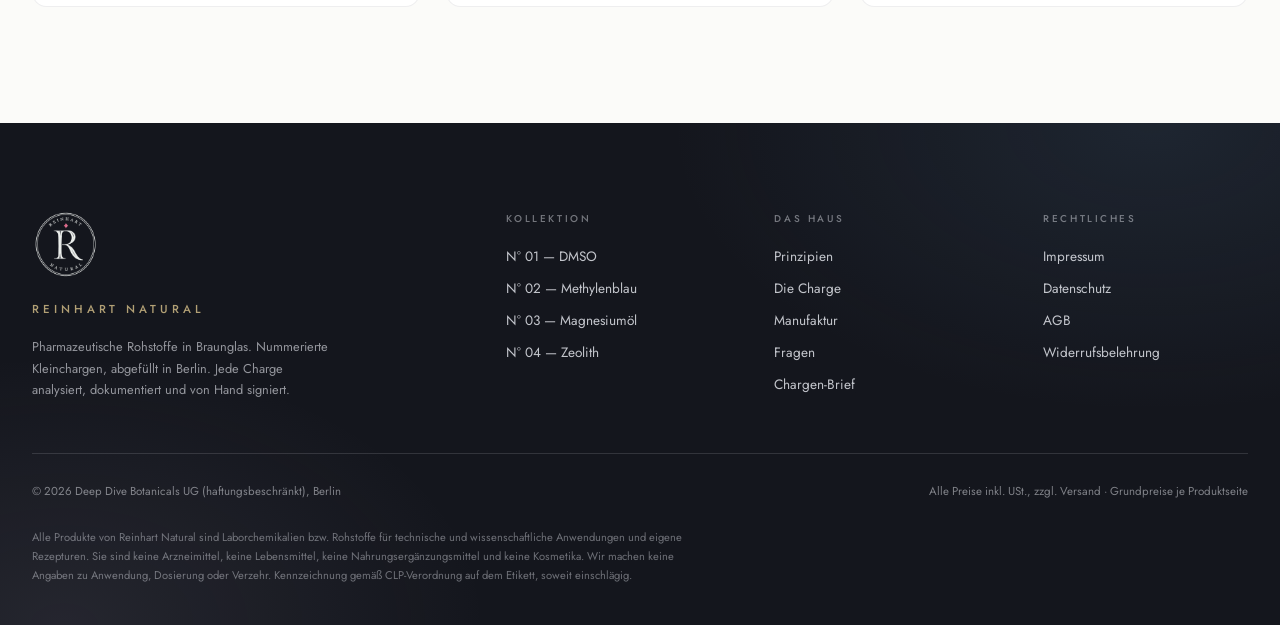
<file: produkte/zeolith.html>
<!DOCTYPE html>
<html lang="de">
<head>
  <meta charset="utf-8">
  <meta name="viewport" content="width=device-width, initial-scale=1">
  <title>Zeolith · Klinoptilolith Pulver mikrofein · 250 g Braunglas — Reinhart Natural</title>
  <meta name="description" content="Zeolith (Klinoptilolith) aus europäischem Vulkangestein, mikrofein vermahlen. 250 g Braunglas mit Schraubdeckel. Nummerierte Kleincharge, Analysenzertifikat als PDF. Naturmineral in Laborqualität.">
  <link rel="canonical" href="https://reinhartnatural.de/produkte/zeolith.html">
  <link rel="icon" href="../favicon.ico" sizes="48x48">
  <link rel="icon" type="image/png" sizes="32x32" href="../favicon-32.png">
  <link rel="apple-touch-icon" href="../apple-touch-icon.png">
  <link rel="stylesheet" href="../assets/css/style.css">
  <meta property="og:type" content="product">
  <meta property="og:site_name" content="Reinhart Natural">
  <meta property="og:title" content="Zeolith · Klinoptilolith Pulver mikrofein · 250 g Braunglas — Reinhart Natural">
  <meta property="og:description" content="Zeolith (Klinoptilolith) aus europäischem Vulkangestein, mikrofein vermahlen. 250 g Braunglas mit Schraubdeckel. Nummerierte Kleincharge, Analysenzertifikat als PDF. Naturmineral in Laborqualität.">
  <meta property="og:url" content="https://reinhartnatural.de/produkte/zeolith.html">
  <meta property="og:locale" content="de_DE">
  <meta property="og:image" content="https://reinhartnatural.de/assets/img/og-standard.png">
  <meta property="og:image:width" content="1200">
  <meta property="og:image:height" content="630">
  <meta name="twitter:card" content="summary_large_image">
  <meta name="twitter:image" content="https://reinhartnatural.de/assets/img/og-standard.png">
  <script type="application/ld+json">
  {
    "@context": "https://schema.org",
    "@type": "Product",
    "name": "Zeolith (Klinoptilolith) Pulver, 250 g",
    "description": "Zeolith (Klinoptilolith) aus europäischem Vulkangestein, mikrofein vermahlen. 250 g Braunglas mit Schraubdeckel. Nummerierte Kleincharge, Analysenzertifikat als PDF. Naturmineral in Laborqualität.",
    "sku": "RN-ZEO-250",
    "brand": { "@type": "Brand", "name": "Reinhart Natural" },
    "offers": {
      "@type": "Offer",
      "url": "https://reinhartnatural.de/produkte/zeolith.html",
      "priceCurrency": "EUR",
      "price": "17.90",
      "availability": "https://schema.org/PreOrder",
      "itemCondition": "https://schema.org/NewCondition"
    }
  }
  </script>
</head>
<body>
<a class="skip-link" href="#inhalt">Zum Inhalt springen</a>

<svg xmlns="http://www.w3.org/2000/svg" width="0" height="0" style="position:absolute" aria-hidden="true" focusable="false">
  <defs>
    <linearGradient id="amber" x1="0" y1="0" x2="1" y2="0">
      <stop offset="0" stop-color="#6b4426" stop-opacity="0.55"/>
      <stop offset="0.16" stop-color="#7a4f2c" stop-opacity="0.30"/>
      <stop offset="0.45" stop-color="#8a5c34" stop-opacity="0.22"/>
      <stop offset="0.8" stop-color="#7a4f2c" stop-opacity="0.34"/>
      <stop offset="1" stop-color="#5e3a20" stop-opacity="0.58"/>
    </linearGradient>
  </defs>

  <!-- DMSO — 250 ml, Tropfpipette -->
  <symbol id="flasche-dmso" viewBox="0 0 190 336">
    <ellipse cx="95" cy="326" rx="54" ry="6" fill="#1b1b1b" opacity="0.09"/>
    <path d="M85 52 L85 38 Q85 24 95 24 Q105 24 105 38 L105 52 Z" fill="#1b1b1b"/>
    <rect x="77" y="52" width="36" height="42" rx="3" fill="#1b1b1b"/>
    <g stroke="#f3efe4" stroke-width="1" opacity="0.16">
      <line x1="83" y1="56" x2="83" y2="90"/><line x1="89" y1="56" x2="89" y2="90"/>
      <line x1="95" y1="56" x2="95" y2="90"/><line x1="101" y1="56" x2="101" y2="90"/>
      <line x1="107" y1="56" x2="107" y2="90"/>
    </g>
    <path d="M54 322 Q46 322 46 314 L46 138 Q46 121 61 114 L81 105 L81 94 L109 94 L109 105 L129 114 Q144 121 144 138 L144 314 Q144 322 136 322 Z"
          fill="url(#amber)" stroke="#1b1b1b" stroke-width="1.8" stroke-linejoin="round"/>
    <path d="M57 146 L57 302" stroke="#ffffff" stroke-width="4.5" stroke-linecap="round" opacity="0.28" fill="none"/>
    <rect x="58" y="156" width="74" height="138" fill="#f3efe4" stroke="#1b1b1b" stroke-width="1.2"/>
    <rect x="62.5" y="160.5" width="65" height="129" fill="none" stroke="#1b1b1b" stroke-width="0.6" opacity="0.75"/>
    <circle cx="95" cy="181" r="10.5" fill="none" stroke="#1b1b1b" stroke-width="0.9"/>
    <circle cx="95" cy="181" r="8.2" fill="none" stroke="#1b1b1b" stroke-width="0.45"/>
    <text x="95" y="185.5" text-anchor="middle" style="font-family:'EB Garamond',Georgia,serif;font-weight:700" font-size="12" fill="#1b1b1b">R</text>
    <path d="M95 196.5 l 3 4.4 -3 4.4 -3 -4.4 z" style="fill:var(--d,#c98a76)"/>
    <text x="95" y="223" text-anchor="middle" style="font-family:'EB Garamond',Georgia,serif;font-weight:700;letter-spacing:0.08em" font-size="16.5" fill="#1b1b1b">DMSO</text>
    <text x="95" y="234.5" text-anchor="middle" style="font-family:'EB Garamond',Georgia,serif" font-size="6.8" fill="#2f3133">Dimethylsulfoxid</text>
    <line x1="74" y1="242" x2="116" y2="242" stroke="#1b1b1b" stroke-width="0.5" opacity="0.4"/>
    <text x="95" y="251.5" text-anchor="middle" style="font-family:Jost,Arial,sans-serif;letter-spacing:0.14em" font-size="5.2" fill="#2f3133">PH. EUR. · 99,9 %</text>
    <text x="66" y="283" style="font-family:'EB Garamond',Georgia,serif" font-size="6.6" fill="#2f3133">250 ml</text>
    <text x="122" y="284" text-anchor="end" transform="rotate(-3 122 284)" style="font-family:'Dawning of a New Day',cursive" font-size="11" fill="#1b1b1b">T. Goto</text>
    <text x="95" y="272" text-anchor="middle" style="font-family:Jost,Arial,sans-serif;letter-spacing:0.22em" font-size="4.4" fill="#2f3133">REINHART NATURAL</text>
  </symbol>

  <!-- Methylenblau — 100 ml, Tropfpipette -->
  <symbol id="flasche-mb" viewBox="0 0 150 266">
    <ellipse cx="75" cy="258" rx="42" ry="5" fill="#1b1b1b" opacity="0.09"/>
    <path d="M67 44 L67 32 Q67 20 75 20 Q83 20 83 32 L83 44 Z" fill="#1b1b1b"/>
    <rect x="60" y="44" width="30" height="34" rx="3" fill="#1b1b1b"/>
    <g stroke="#f3efe4" stroke-width="1" opacity="0.16">
      <line x1="66" y1="48" x2="66" y2="74"/><line x1="71" y1="48" x2="71" y2="74"/>
      <line x1="76" y1="48" x2="76" y2="74"/><line x1="81" y1="48" x2="81" y2="74"/>
    </g>
    <path d="M45 254 Q38 254 38 247 L38 114 Q38 100 50 94 L64 87 L64 78 L86 78 L86 87 L100 94 Q112 100 112 114 L112 247 Q112 254 105 254 Z"
          fill="url(#amber)" stroke="#1b1b1b" stroke-width="1.7" stroke-linejoin="round"/>
    <path d="M47 120 L47 238" stroke="#ffffff" stroke-width="3.6" stroke-linecap="round" opacity="0.28" fill="none"/>
    <rect x="47" y="128" width="56" height="106" fill="#f3efe4" stroke="#1b1b1b" stroke-width="1.1"/>
    <rect x="50.5" y="131.5" width="49" height="99" fill="none" stroke="#1b1b1b" stroke-width="0.5" opacity="0.75"/>
    <circle cx="75" cy="147" r="8" fill="none" stroke="#1b1b1b" stroke-width="0.8"/>
    <circle cx="75" cy="147" r="6.2" fill="none" stroke="#1b1b1b" stroke-width="0.4"/>
    <text x="75" y="150.5" text-anchor="middle" style="font-family:'EB Garamond',Georgia,serif;font-weight:700" font-size="9.5" fill="#1b1b1b">R</text>
    <path d="M75 159 l 2.6 3.8 -2.6 3.8 -2.6 -3.8 z" style="fill:var(--d,#517495)"/>
    <text x="75" y="181" text-anchor="middle" style="font-family:'EB Garamond',Georgia,serif;font-weight:700" font-size="9.2" fill="#1b1b1b">Methylenblau</text>
    <text x="75" y="190.5" text-anchor="middle" style="font-family:'EB Garamond',Georgia,serif" font-size="4.7" fill="#2f3133">Methylthioniniumchlorid</text>
    <line x1="60" y1="197" x2="90" y2="197" stroke="#1b1b1b" stroke-width="0.45" opacity="0.4"/>
    <text x="75" y="205" text-anchor="middle" style="font-family:Jost,Arial,sans-serif;letter-spacing:0.08em" font-size="4.2" fill="#2f3133">PH. EUR. · 1 % LÖSUNG</text>
    <text x="54" y="226" style="font-family:'EB Garamond',Georgia,serif" font-size="5.6" fill="#2f3133">100 ml</text>
    <text x="97" y="227" text-anchor="end" transform="rotate(-3 97 227)" style="font-family:'Dawning of a New Day',cursive" font-size="9" fill="#1b1b1b">T. Goto</text>
    <text x="75" y="217" text-anchor="middle" style="font-family:Jost,Arial,sans-serif;letter-spacing:0.2em" font-size="3.7" fill="#2f3133">REINHART NATURAL</text>
  </symbol>

  <!-- Magnesiumöl — 250 ml, Feinzerstäuber -->
  <symbol id="flasche-mgo" viewBox="0 0 190 336">
    <ellipse cx="95" cy="326" rx="54" ry="6" fill="#1b1b1b" opacity="0.09"/>
    <path d="M87 52 L87 37 Q87 32.5 91.5 32.5 L98.5 32.5 Q103 32.5 103 37 L103 52 Z" fill="#1b1b1b"/>
    <path d="M87 39 L78 39 Q76.5 39 76.5 40.5 L76.5 44.5 Q76.5 46 78 46 L87 46 Z" fill="#1b1b1b"/>
    <rect x="74.2" y="40.1" width="2.6" height="4.8" rx="0.9" fill="#1b1b1b"/>
    <rect x="91.5" y="52" width="7" height="12" fill="#1b1b1b"/>
    <path d="M84.5 64 L105.5 64 Q107.5 64 107.5 66 L107.5 94 Q107.5 96 105.5 96 L84.5 96 Q82.5 96 82.5 94 L82.5 66 Q82.5 64 84.5 64 Z" fill="#1b1b1b"/>
    <g stroke="#f3efe4" stroke-width="0.8" opacity="0.18">
      <line x1="87" y1="67.5" x2="87" y2="92.5"/><line x1="91" y1="67.5" x2="91" y2="92.5"/>
      <line x1="95" y1="67.5" x2="95" y2="92.5"/><line x1="99" y1="67.5" x2="99" y2="92.5"/>
      <line x1="103" y1="67.5" x2="103" y2="92.5"/>
    </g>
    <path d="M54 322 Q46 322 46 314 L46 140 Q46 123 61 116 L81 107 L81 96 L109 96 L109 107 L129 116 Q144 123 144 140 L144 314 Q144 322 136 322 Z"
          fill="url(#amber)" stroke="#1b1b1b" stroke-width="1.8" stroke-linejoin="round"/>
    <path d="M57 148 L57 302" stroke="#ffffff" stroke-width="4.5" stroke-linecap="round" opacity="0.28" fill="none"/>
    <rect x="58" y="158" width="74" height="138" fill="#f3efe4" stroke="#1b1b1b" stroke-width="1.2"/>
    <rect x="62.5" y="162.5" width="65" height="129" fill="none" stroke="#1b1b1b" stroke-width="0.6" opacity="0.75"/>
    <circle cx="95" cy="183" r="10.5" fill="none" stroke="#1b1b1b" stroke-width="0.9"/>
    <circle cx="95" cy="183" r="8.2" fill="none" stroke="#1b1b1b" stroke-width="0.45"/>
    <text x="95" y="187.5" text-anchor="middle" style="font-family:'EB Garamond',Georgia,serif;font-weight:700" font-size="12" fill="#1b1b1b">R</text>
    <path d="M95 198.5 l 3 4.4 -3 4.4 -3 -4.4 z" style="fill:var(--d,#77906f)"/>
    <text x="95" y="223" text-anchor="middle" style="font-family:'EB Garamond',Georgia,serif;font-weight:700" font-size="11.5" fill="#1b1b1b">Magnesiumöl</text>
    <text x="95" y="235" text-anchor="middle" style="font-family:'EB Garamond',Georgia,serif" font-size="6" fill="#2f3133">Magnesiumchlorid-Sole</text>
    <line x1="74" y1="243" x2="116" y2="243" stroke="#1b1b1b" stroke-width="0.5" opacity="0.4"/>
    <text x="95" y="252.5" text-anchor="middle" style="font-family:Jost,Arial,sans-serif;letter-spacing:0.14em" font-size="5" fill="#2f3133">ZECHSTEIN · SOLE</text>
    <text x="66" y="285" style="font-family:'EB Garamond',Georgia,serif" font-size="6.6" fill="#2f3133">250 ml</text>
    <text x="122" y="286" text-anchor="end" transform="rotate(-3 122 286)" style="font-family:'Dawning of a New Day',cursive" font-size="11" fill="#1b1b1b">T. Goto</text>
    <text x="95" y="273" text-anchor="middle" style="font-family:Jost,Arial,sans-serif;letter-spacing:0.22em" font-size="4.4" fill="#2f3133">REINHART NATURAL</text>
  </symbol>

  <!-- Zeolith — 250 g, Schraubglas -->
  <symbol id="flasche-zeo" viewBox="0 0 230 246">
    <ellipse cx="115" cy="238" rx="72" ry="6" fill="#1b1b1b" opacity="0.09"/>
    <rect x="52" y="38" width="126" height="40" rx="5" fill="#1b1b1b"/>
    <g stroke="#f3efe4" stroke-width="1" opacity="0.14">
      <line x1="62" y1="42" x2="62" y2="74"/><line x1="72" y1="42" x2="72" y2="74"/>
      <line x1="82" y1="42" x2="82" y2="74"/><line x1="92" y1="42" x2="92" y2="74"/>
      <line x1="102" y1="42" x2="102" y2="74"/><line x1="112" y1="42" x2="112" y2="74"/>
      <line x1="122" y1="42" x2="122" y2="74"/><line x1="132" y1="42" x2="132" y2="74"/>
      <line x1="142" y1="42" x2="142" y2="74"/><line x1="152" y1="42" x2="152" y2="74"/>
      <line x1="162" y1="42" x2="162" y2="74"/><line x1="172" y1="42" x2="172" y2="74"/>
    </g>
    <path d="M66 234 Q56 234 56 224 L56 100 Q56 88 66 84 L66 78 L164 78 L164 84 Q174 88 174 100 L174 224 Q174 234 164 234 Z"
          fill="url(#amber)" stroke="#1b1b1b" stroke-width="1.8" stroke-linejoin="round"/>
    <path d="M67 108 L67 214" stroke="#ffffff" stroke-width="4.5" stroke-linecap="round" opacity="0.26" fill="none"/>
    <rect x="70" y="104" width="90" height="118" fill="#f3efe4" stroke="#1b1b1b" stroke-width="1.2"/>
    <rect x="74.5" y="108.5" width="81" height="109" fill="none" stroke="#1b1b1b" stroke-width="0.6" opacity="0.75"/>
    <circle cx="115" cy="128" r="9.5" fill="none" stroke="#1b1b1b" stroke-width="0.9"/>
    <circle cx="115" cy="128" r="7.4" fill="none" stroke="#1b1b1b" stroke-width="0.45"/>
    <text x="115" y="132" text-anchor="middle" style="font-family:'EB Garamond',Georgia,serif;font-weight:700" font-size="11" fill="#1b1b1b">R</text>
    <path d="M115 142 l 2.9 4.2 -2.9 4.2 -2.9 -4.2 z" style="fill:var(--d,#9d97ad)"/>
    <text x="115" y="166" text-anchor="middle" style="font-family:'EB Garamond',Georgia,serif;font-weight:700;letter-spacing:0.04em" font-size="15" fill="#1b1b1b">Zeolith</text>
    <text x="115" y="177.5" text-anchor="middle" style="font-family:'EB Garamond',Georgia,serif" font-size="6.6" fill="#2f3133">Klinoptilolith</text>
    <line x1="92" y1="184.5" x2="138" y2="184.5" stroke="#1b1b1b" stroke-width="0.5" opacity="0.4"/>
    <text x="115" y="193" text-anchor="middle" style="font-family:Jost,Arial,sans-serif;letter-spacing:0.14em" font-size="4.9" fill="#2f3133">NATURMINERAL · MIKROFEIN</text>
    <text x="115" y="202" text-anchor="middle" style="font-family:Jost,Arial,sans-serif;letter-spacing:0.2em" font-size="4.1" fill="#2f3133">REINHART NATURAL</text>
    <text x="80" y="212.5" style="font-family:'EB Garamond',Georgia,serif" font-size="6.4" fill="#2f3133">250 g</text>
    <text x="150" y="213" text-anchor="end" transform="rotate(-3 150 213)" style="font-family:'Dawning of a New Day',cursive" font-size="10" fill="#1b1b1b">T. Goto</text>
  </symbol>
</svg>

<div class="annonce">Charge N° 001 <span class="dia">◆</span> Erste Abfüllung in Vorbereitung <span class="dia">◆</span> 100 Flaschen je Substanz, einzeln nummeriert</div>

<header class="site-header">
  <div class="wrap header-inner">
    <a class="brand" href="../index.html" aria-label="Reinhart Natural — Startseite">
      <img src="../assets/img/siegel-192.png" alt="" width="192" height="192">
      <span class="brand-name">Reinhart<span>Natural</span></span>
    </a>
    <button class="nav-toggle" aria-expanded="false" aria-controls="hauptnavigation" aria-label="Navigation öffnen">
      <svg viewBox="0 0 24 24" fill="none" stroke-width="1.5" aria-hidden="true" focusable="false"><path d="M3 6h18M3 12h18M3 18h18"/></svg>
    </button>
    <nav class="site-nav" id="hauptnavigation" aria-label="Hauptnavigation">
      <a href="../index.html#kollektion">Kollektion</a>
      <a href="../index.html#prinzipien">Prinzipien</a>
      <a href="../index.html#manufaktur">Manufaktur</a>
      <a href="../index.html#fragen">Fragen</a>
      <a href="../index.html#verteiler">Chargen-Brief</a>
    </nav>
  </div>
</header>

<main id="inhalt">
  <div class="wrap">
    <nav class="breadcrumb" aria-label="Pfad"><a href="../index.html">Reinhart Natural</a> · <a href="../index.html#kollektion">Kollektion</a> · <span aria-current="page">Zeolith</span></nav>

    <div class="product-hero">
      <div class="product-stage reveal">
        <svg viewBox="0 0 230 246" class="h-jar" style="--d:#9d97ad" role="img" aria-label="Zeolith im Braunglas, Illustration"><use href="#flasche-zeo"/></svg>
        <hr class="stage-line">
        <p class="small" style="margin-top:1rem">Illustration. Produktfotografie folgt mit Charge&nbsp;N°&nbsp;001.</p>
      </div>

      <div class="product-info">
        <span class="eyebrow" style="display:block;margin-bottom:0.9rem">N° 04 — Die Kollektion</span>
        <span class="dia" style="color:#9d97ad" aria-hidden="true">◆</span>
        <h1>Zeolith</h1>
        <p class="chem">Klinoptilolith</p>
        <p class="spec-line">Naturmineral · mikrofein vermahlen · 250&nbsp;g · Braunglas · Schraubdeckel</p>

        <div class="price-row">
          <span class="price">17,90&nbsp;€</span>
          <span class="price-meta">Grundpreis 71,60&nbsp;€&nbsp;/&nbsp;kg<br>inkl. USt., zzgl. Versand</span>
        </div>

        <div class="cta-row">
          <a class="btn btn-solid" href="mailto:charge@reinhartnatural.de?subject=Vormerkung%20Zeolith%20%E2%80%94%20Charge%20N%C2%B0%20001&amp;body=Bitte%20merkt%20mich%20unverbindlich%20f%C3%BCr%20eine%20Flasche%20vor.">Unverbindlich vormerken</a>
          <a class="btn" href="../index.html#verteiler">Chargen-Brief</a>
        </div>
        <p class="cta-note">Charge N° 001 ist in Vorbereitung. Vormerkungen sind unverbindlich und werden in der
          Reihenfolge ihres Eingangs bedient. Abonnenten des Chargen-Briefs erhalten den Bestellzugang
          48&nbsp;Stunden vor allen anderen.</p>

        <table class="spec-table">
          <caption class="eyebrow" style="text-align:left;padding-bottom:0.9rem">Spezifikation</caption>
          <tbody>
            <tr><th scope="row">Bezeichnung</th><td>Zeolith, Hauptmineral Klinoptilolith</td></tr>
            <tr><th scope="row">Mineralklasse</th><td>Gerüstsilikat (Zeolithgruppe)</td></tr>
            <tr><th scope="row">CAS-Nummer</th><td>12173-10-3 (Klinoptilolith)</td></tr>
            <tr><th scope="row">Ursprung</th><td>Vulkanisches Tuffgestein, europäische Lagerstätte</td></tr>
            <tr><th scope="row">Vermahlung</th><td>Mikrofein · Korngrößenverteilung je Chargenanalyse</td></tr>
            <tr><th scope="row">Aussehen</th><td>Graugrünes bis beiges Pulver</td></tr>
            <tr><th scope="row">Struktur</th><td>Mikroporöses Kristallgitter, Kationenaustauscher</td></tr>
            <tr><th scope="row">Gebinde</th><td>250 g Braunglas</td></tr>
            <tr><th scope="row">Verschluss</th><td>Schraubdeckel, mattschwarz</td></tr>
            <tr><th scope="row">Charge</th><td>Nummerierte Kleincharge · Analysenzertifikat (COA) folgt mit Charge N° 001</td></tr>
          </tbody>
        </table>

        <div class="legal-box">
          <strong>Reinsubstanz · kein Anwendungshinweis</strong>
          Zeolith wird als Laborchemikalie bzw. Rohstoff für technische und wissenschaftliche Zwecke sowie für
          eigene Rezepturen abgegeben. Kein Arzneimittel, kein Lebensmittel, kein Nahrungsergänzungsmittel,
          kein Kosmetikum. Wir machen keine Angaben zu Anwendung, Dosierung oder Verzehr. Fachliteratur zur
          Substanz ist im Buchhandel verfügbar.
        </div>
      </div>
    </div>
  </div>

  <section class="product-prose">
    <div class="wrap inner">
      <h2 class="reveal">Die Substanz</h2>
      <div class="prose reveal">
          <p>1756 beobachtete der schwedische Mineraloge Axel Fredrik Cronstedt, dass ein unscheinbarer Stein beim
            Erhitzen zu sieden schien&nbsp;— eingeschlossenes Wasser entwich aus seinem Kristallgitter. Er nannte
            die Mineralfamilie „Zeolith“, siedender Stein. Entstanden sind diese Minerale dort, wo vulkanische
            Asche über Jahrmillionen mit alkalischen Wässern reagierte.</p>
          <p>Klinoptilolith, das Hauptmineral unseres Zeoliths, ist ein Gerüstsilikat mit einer Besonderheit:
            Sein Kristallgitter ist von regelmäßigen Poren und Kanälen durchzogen. Diese Struktur macht es zu
            einem natürlichen Kationenaustauscher mit großer innerer Oberfläche&nbsp;— der Grund, warum Zeolithe
            technisch überall dort eingesetzt werden, wo es ums Binden und Trennen geht: Wasseraufbereitung,
            Gastrocknung, Katalyse, Landwirtschaft.</p>
          <p>Unser Klinoptilolith stammt aus europäischem Vulkangestein und wird mikrofein vermahlen. Die
            mineralogische Zusammensetzung und Korngrößenverteilung dokumentiert die Chargenanalyse.</p>
        
      </div>
    </div>
  </section>

  <section class="product-prose">
    <div class="wrap inner">
      <h2 class="reveal">Umgang &amp; Lagerung</h2>
      <div class="prose reveal">
          <p>Trocken und verschlossen lagern&nbsp;— Zeolith bindet Feuchtigkeit und Gerüche aus der Umgebungsluft,
            das ist seine Natur. Beim Umfüllen Staubentwicklung vermeiden und feinen Staub nicht einatmen.</p>
          <p>Zeolith wird von uns als Naturmineral in Laborqualität abgegeben&nbsp;— nicht als Lebensmittel und
            nicht als Nahrungsergänzungsmittel. Von Kindern fernhalten.</p>
        
      </div>
    </div>
  </section>

  <section class="section cross-sell">
    <div class="wrap">
      <div class="section-head reveal">
        <span class="eyebrow">Aus der Kollektion</span>
        <h2>Die anderen drei.</h2>
      </div>
      <div class="grid-products cols-3">
        <article class="product-card reveal">
          <span class="no">N° 01</span>
          <figure><svg viewBox="0 0 190 336" style="--d:#c98a76" role="img" aria-label="DMSO im Braunglas"><use href="#flasche-dmso"/></svg></figure>
          <span class="dia" style="color:#c98a76">◆</span>
          <h3>DMSO</h3>
          <p class="chem">Dimethylsulfoxid</p>
          <p class="price">24,90&nbsp;€</p>
          <a class="card-link stretch" href="dmso.html">Zur Monographie</a>
        </article>
        <article class="product-card reveal reveal-d1">
          <span class="no">N° 02</span>
          <figure><svg viewBox="0 0 150 266" class="h-sm" style="--d:#517495" role="img" aria-label="Methylenblau im Braunglas"><use href="#flasche-mb"/></svg></figure>
          <span class="dia" style="color:#517495">◆</span>
          <h3>Methylenblau</h3>
          <p class="chem">Methylthioniniumchlorid</p>
          <p class="price">17,90&nbsp;€</p>
          <a class="card-link stretch" href="methylenblau.html">Zur Monographie</a>
        </article>
        <article class="product-card reveal reveal-d2">
          <span class="no">N° 03</span>
          <figure><svg viewBox="0 0 190 336" style="--d:#77906f" role="img" aria-label="Magnesiumöl im Braunglas"><use href="#flasche-mgo"/></svg></figure>
          <span class="dia" style="color:#77906f">◆</span>
          <h3>Magnesiumöl</h3>
          <p class="chem">Magnesiumchlorid-Sole</p>
          <p class="price">14,90&nbsp;€</p>
          <a class="card-link stretch" href="magnesiumoel.html">Zur Monographie</a>
        </article>
      </div>
    </div>
  </section>
</main>

<footer class="site-footer">
  <div class="wrap">
    <div class="footer-grid">
      <div class="footer-brand">
        <img src="../assets/img/siegel-hell-192.png" alt="" width="192" height="192">
        <div class="wordmark">Reinhart Natural</div>
        <p>Pharmazeutische Rohstoffe in Braunglas. Nummerierte Kleinchargen, abgefüllt in Berlin.
          Jede Charge analysiert, dokumentiert und von Hand signiert.</p>
      </div>
      <div class="footer-col">
        <h4>Kollektion</h4>
        <ul>
          <li><a href="dmso.html">N° 01 — DMSO</a></li>
          <li><a href="methylenblau.html">N° 02 — Methylenblau</a></li>
          <li><a href="magnesiumoel.html">N° 03 — Magnesiumöl</a></li>
          <li><a href="zeolith.html">N° 04 — Zeolith</a></li>
        </ul>
      </div>
      <div class="footer-col">
        <h4>Das Haus</h4>
        <ul>
          <li><a href="../index.html#prinzipien">Prinzipien</a></li>
          <li><a href="../index.html#charge">Die Charge</a></li>
          <li><a href="../index.html#manufaktur">Manufaktur</a></li>
          <li><a href="../index.html#fragen">Fragen</a></li>
          <li><a href="../index.html#verteiler">Chargen-Brief</a></li>
        </ul>
      </div>
      <div class="footer-col">
        <h4>Rechtliches</h4>
        <ul>
          <li><a href="../rechtliches/impressum.html">Impressum</a></li>
          <li><a href="../rechtliches/datenschutz.html">Datenschutz</a></li>
          <li><a href="../rechtliches/agb.html">AGB</a></li>
          <li><a href="../rechtliches/widerruf.html">Widerrufsbelehrung</a></li>
        </ul>
      </div>
    </div>
    <div class="footer-legal">
      <span>© 2026 Deep Dive Botanicals UG (haftungsbeschränkt), Berlin</span>
      <span>Alle Preise inkl. USt., zzgl. Versand · Grundpreise je Produktseite</span>
    </div>
    <p class="footer-disclaimer">Alle Produkte von Reinhart Natural sind Laborchemikalien bzw. Rohstoffe für
      technische und wissenschaftliche Anwendungen und eigene Rezepturen. Sie sind keine Arzneimittel, keine
      Lebensmittel, keine Nahrungsergänzungsmittel und keine Kosmetika. Wir machen keine Angaben zu Anwendung,
      Dosierung oder Verzehr. Kennzeichnung gemäß CLP-Verordnung auf dem Etikett, soweit einschlägig.</p>
  </div>
</footer>

<script src="../assets/js/main.js"></script>
</body>
</html>
</file>
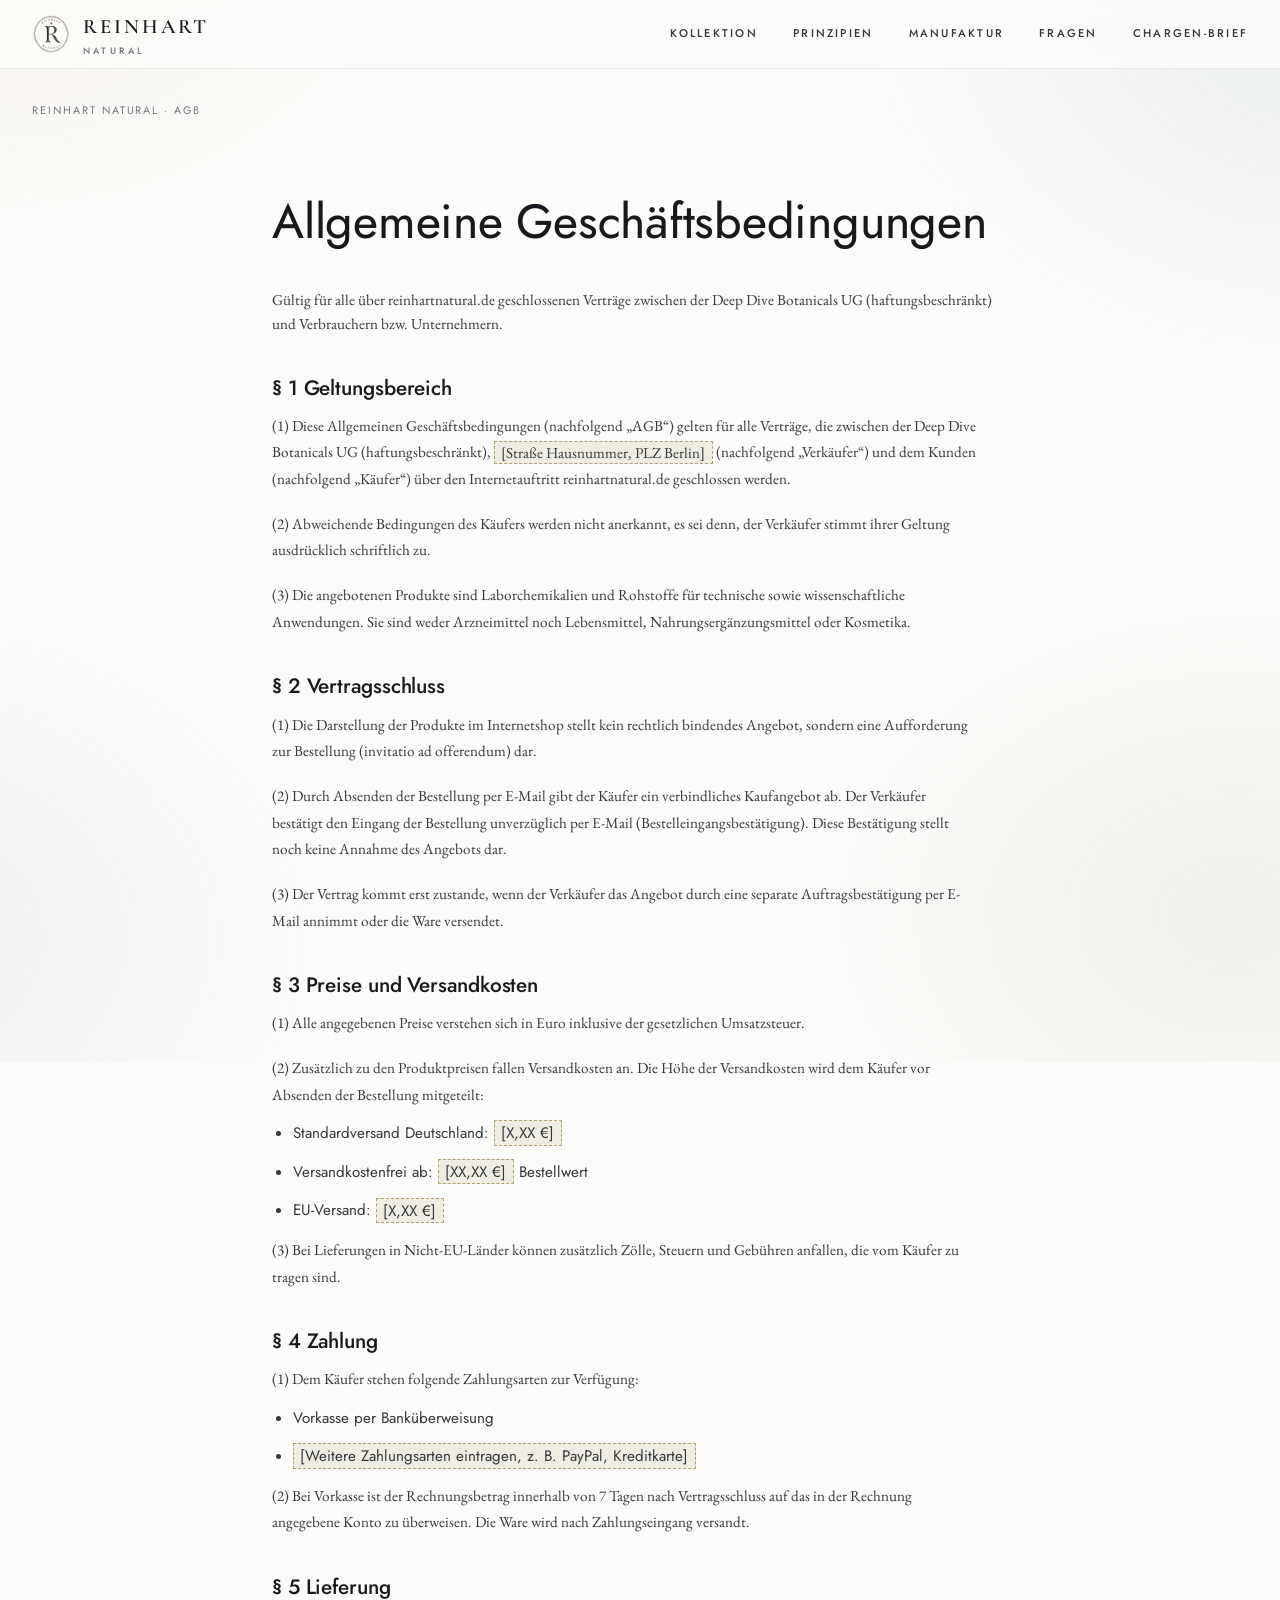
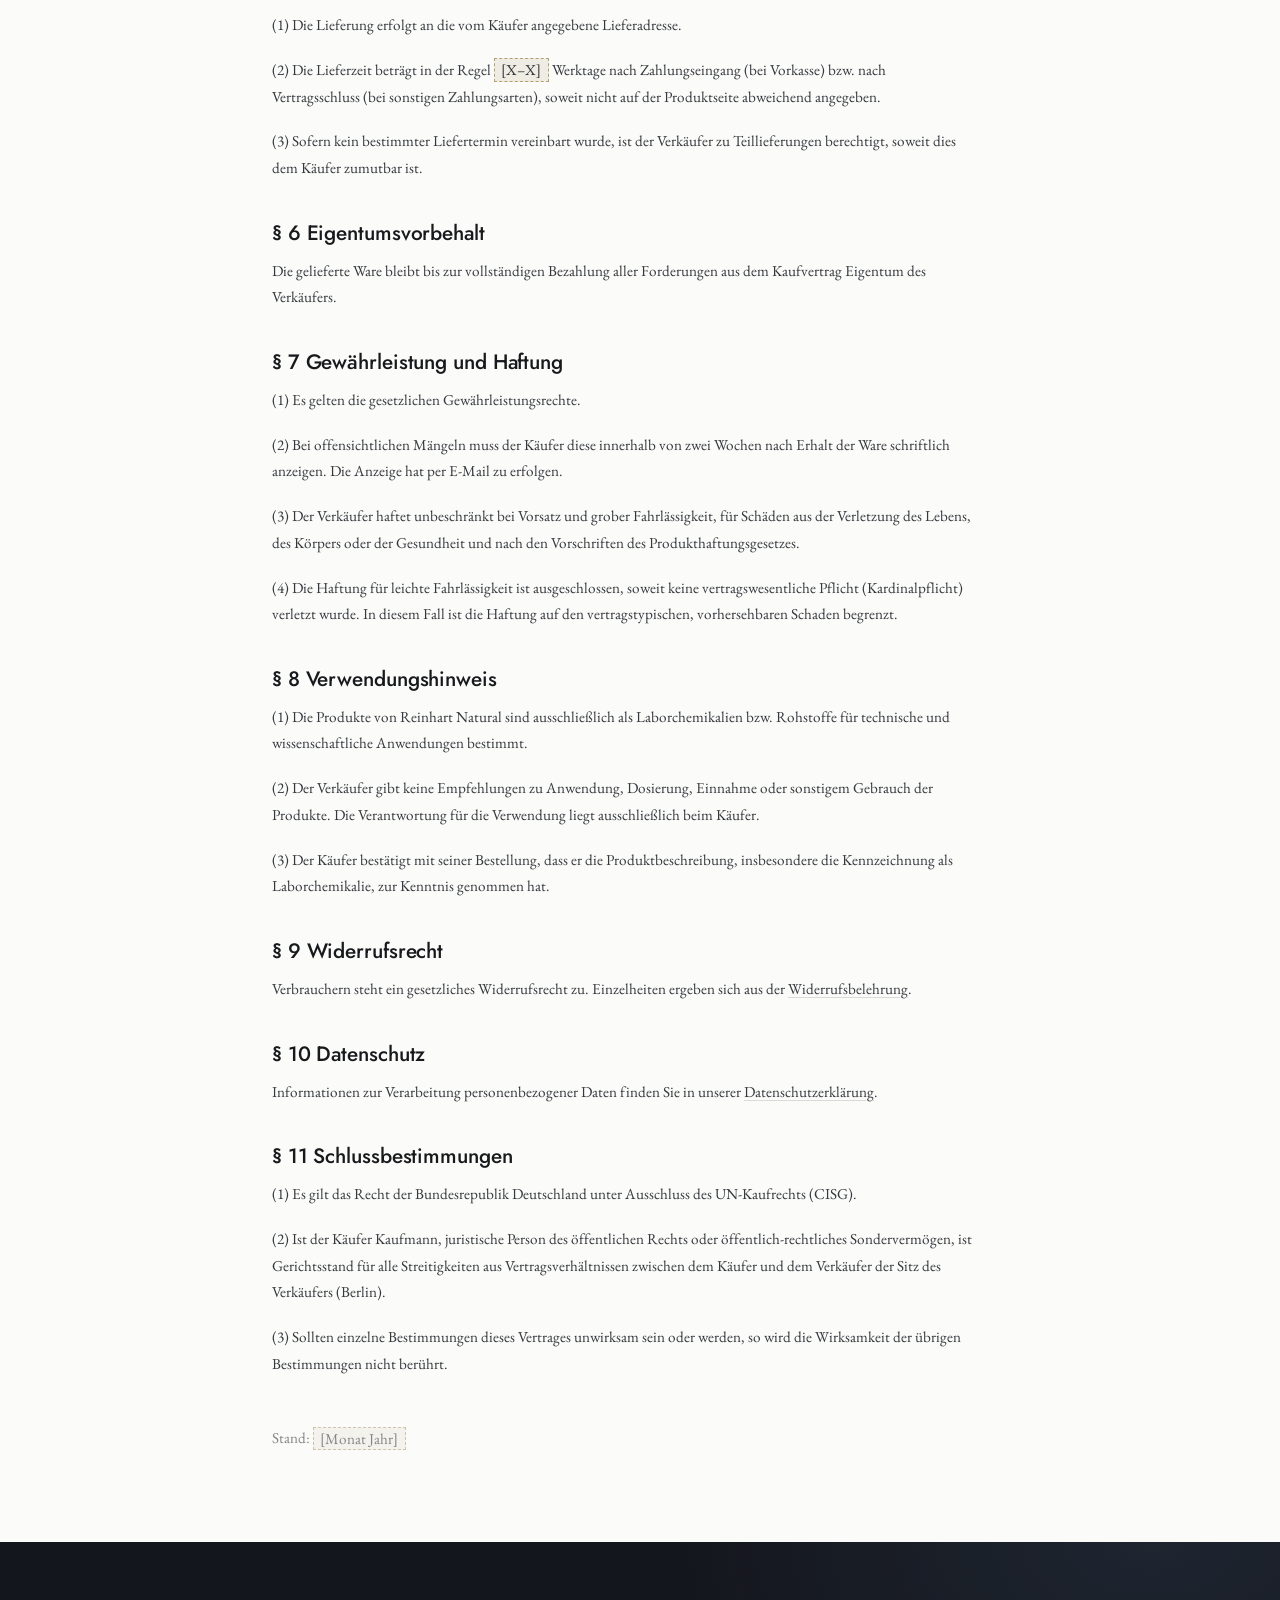
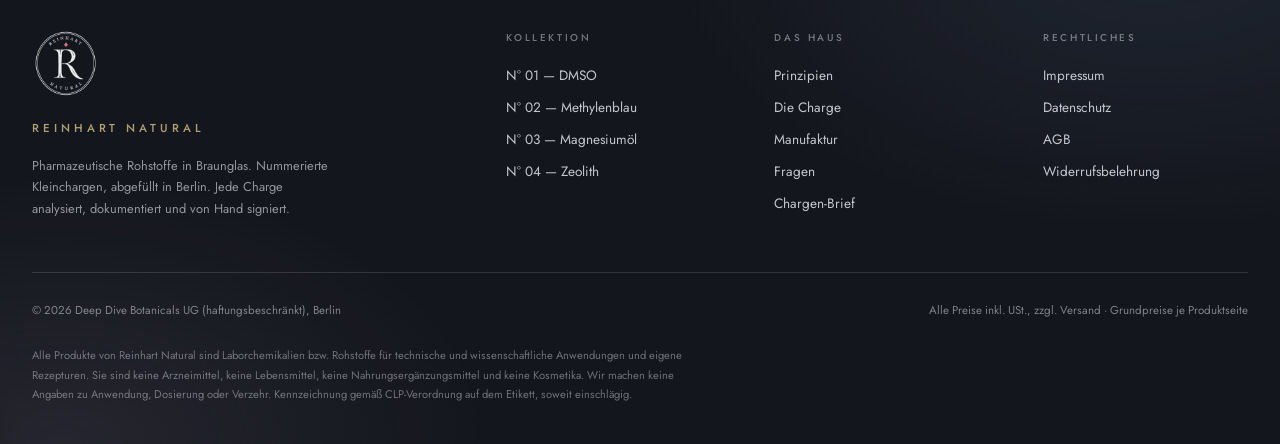
<file: rechtliches/agb.html>
<!DOCTYPE html>
<html lang="de">
<head>
  <meta charset="utf-8">
  <meta name="viewport" content="width=device-width, initial-scale=1">
  <title>Allgemeine Geschäftsbedingungen — Reinhart Natural</title>
  <meta name="description" content="Allgemeine Geschäftsbedingungen (AGB) von Reinhart Natural für den Verkauf von Laborchemikalien und Rohstoffen.">
  <link rel="canonical" href="https://reinhartnatural.de/rechtliches/agb.html">
  <link rel="icon" href="../favicon.ico" sizes="48x48">
  <link rel="icon" type="image/png" sizes="32x32" href="../favicon-32.png">
  <link rel="apple-touch-icon" href="../apple-touch-icon.png">
  <link rel="stylesheet" href="../assets/css/style.css">
  <meta name="robots" content="noindex, follow">
  <meta property="og:image" content="https://reinhartnatural.de/assets/img/og-standard.png">
  <meta property="og:image:width" content="1200">
  <meta property="og:image:height" content="630">
  <meta name="twitter:card" content="summary_large_image">
  <meta name="twitter:image" content="https://reinhartnatural.de/assets/img/og-standard.png">
</head>
<body>
<a class="skip-link" href="#inhalt">Zum Inhalt springen</a>

<header class="site-header">
  <div class="wrap header-inner">
    <a class="brand" href="../index.html" aria-label="Reinhart Natural — Startseite">
      <img src="../assets/img/siegel-192.png" alt="" width="192" height="192">
      <span class="brand-name">Reinhart<span>Natural</span></span>
    </a>
    <button class="nav-toggle" aria-expanded="false" aria-controls="hauptnavigation" aria-label="Navigation öffnen">
      <svg viewBox="0 0 24 24" fill="none" stroke-width="1.5" aria-hidden="true" focusable="false"><path d="M3 6h18M3 12h18M3 18h18"/></svg>
    </button>
    <nav class="site-nav" id="hauptnavigation" aria-label="Hauptnavigation">
      <a href="../index.html#kollektion">Kollektion</a>
      <a href="../index.html#prinzipien">Prinzipien</a>
      <a href="../index.html#manufaktur">Manufaktur</a>
      <a href="../index.html#fragen">Fragen</a>
      <a href="../index.html#verteiler">Chargen-Brief</a>
    </nav>
  </div>
</header>

<main id="inhalt">
  <div class="wrap">
    <nav class="breadcrumb" aria-label="Pfad"><a href="../index.html">Reinhart Natural</a> · <span aria-current="page">AGB</span></nav>

    <article class="legal-page">
      <h1 class="display">Allgemeine Geschäfts&shy;bedingungen</h1>
      <p class="lede">Gültig für alle über reinhartnatural.de geschlossenen Verträge zwischen
        der Deep Dive Botanicals UG (haftungsbeschränkt) und Verbrauchern bzw. Unternehmern.</p>

      <section class="prose">
        <h2>§ 1 Geltungsbereich</h2>
        <p>(1) Diese Allgemeinen Geschäftsbedingungen (nachfolgend „AGB“) gelten für alle Verträge,
          die zwischen der Deep Dive Botanicals UG (haftungsbeschränkt), <span class="placeholder">[Straße Hausnummer, PLZ Berlin]</span>
          (nachfolgend „Verkäufer“) und dem Kunden (nachfolgend „Käufer“) über den Internetauftritt
          reinhartnatural.de geschlossen werden.</p>
        <p>(2) Abweichende Bedingungen des Käufers werden nicht anerkannt, es sei denn, der Verkäufer
          stimmt ihrer Geltung ausdrücklich schriftlich zu.</p>
        <p>(3) Die angebotenen Produkte sind Laborchemikalien und Rohstoffe für technische sowie
          wissenschaftliche Anwendungen. Sie sind weder Arzneimittel noch Lebensmittel,
          Nahrungsergänzungsmittel oder Kosmetika.</p>

        <h2>§ 2 Vertragsschluss</h2>
        <p>(1) Die Darstellung der Produkte im Internetshop stellt kein rechtlich bindendes Angebot,
          sondern eine Aufforderung zur Bestellung (invitatio ad offerendum) dar.</p>
        <p>(2) Durch Absenden der Bestellung per E-Mail gibt der Käufer ein verbindliches
          Kaufangebot ab. Der Verkäufer bestätigt den Eingang der Bestellung unverzüglich per
          E-Mail (Bestelleingangsbestätigung). Diese Bestätigung stellt noch keine Annahme des
          Angebots dar.</p>
        <p>(3) Der Vertrag kommt erst zustande, wenn der Verkäufer das Angebot durch eine
          separate Auftragsbestätigung per E-Mail annimmt oder die Ware versendet.</p>

        <h2>§ 3 Preise und Versandkosten</h2>
        <p>(1) Alle angegebenen Preise verstehen sich in Euro inklusive der gesetzlichen
          Umsatzsteuer.</p>
        <p>(2) Zusätzlich zu den Produktpreisen fallen Versandkosten an. Die Höhe der Versandkosten
          wird dem Käufer vor Absenden der Bestellung mitgeteilt:</p>
        <ul>
          <li>Standardversand Deutschland: <span class="placeholder">[X,XX €]</span></li>
          <li>Versandkostenfrei ab: <span class="placeholder">[XX,XX €]</span> Bestellwert</li>
          <li>EU-Versand: <span class="placeholder">[X,XX €]</span></li>
        </ul>
        <p>(3) Bei Lieferungen in Nicht-EU-Länder können zusätzlich Zölle, Steuern und Gebühren
          anfallen, die vom Käufer zu tragen sind.</p>

        <h2>§ 4 Zahlung</h2>
        <p>(1) Dem Käufer stehen folgende Zahlungsarten zur Verfügung:</p>
        <ul>
          <li>Vorkasse per Banküberweisung</li>
          <li><span class="placeholder">[Weitere Zahlungsarten eintragen, z. B. PayPal, Kreditkarte]</span></li>
        </ul>
        <p>(2) Bei Vorkasse ist der Rechnungsbetrag innerhalb von 7 Tagen nach Vertragsschluss auf
          das in der Rechnung angegebene Konto zu überweisen. Die Ware wird nach Zahlungseingang
          versandt.</p>

        <h2>§ 5 Lieferung</h2>
        <p>(1) Die Lieferung erfolgt an die vom Käufer angegebene Lieferadresse.</p>
        <p>(2) Die Lieferzeit beträgt in der Regel <span class="placeholder">[X–X]</span>
          Werktage nach Zahlungseingang (bei Vorkasse) bzw. nach Vertragsschluss (bei sonstigen
          Zahlungsarten), soweit nicht auf der Produktseite abweichend angegeben.</p>
        <p>(3) Sofern kein bestimmter Liefertermin vereinbart wurde, ist der Verkäufer zu
          Teillieferungen berechtigt, soweit dies dem Käufer zumutbar ist.</p>

        <h2>§ 6 Eigentumsvorbehalt</h2>
        <p>Die gelieferte Ware bleibt bis zur vollständigen Bezahlung aller Forderungen aus dem
          Kaufvertrag Eigentum des Verkäufers.</p>

        <h2>§ 7 Gewährleistung und Haftung</h2>
        <p>(1) Es gelten die gesetzlichen Gewährleistungsrechte.</p>
        <p>(2) Bei offensichtlichen Mängeln muss der Käufer diese innerhalb von zwei Wochen nach
          Erhalt der Ware schriftlich anzeigen. Die Anzeige hat per E-Mail zu erfolgen.</p>
        <p>(3) Der Verkäufer haftet unbeschränkt bei Vorsatz und grober Fahrlässigkeit, für Schäden
          aus der Verletzung des Lebens, des Körpers oder der Gesundheit und nach den Vorschriften
          des Produkthaftungsgesetzes.</p>
        <p>(4) Die Haftung für leichte Fahrlässigkeit ist ausgeschlossen, soweit keine
          vertragswesentliche Pflicht (Kardinalpflicht) verletzt wurde. In diesem Fall ist die
          Haftung auf den vertragstypischen, vorhersehbaren Schaden begrenzt.</p>

        <h2>§ 8 Verwendungshinweis</h2>
        <p>(1) Die Produkte von Reinhart Natural sind ausschließlich als Laborchemikalien bzw.
          Rohstoffe für technische und wissenschaftliche Anwendungen bestimmt.</p>
        <p>(2) Der Verkäufer gibt keine Empfehlungen zu Anwendung, Dosierung, Einnahme oder
          sonstigem Gebrauch der Produkte. Die Verantwortung für die Verwendung liegt
          ausschließlich beim Käufer.</p>
        <p>(3) Der Käufer bestätigt mit seiner Bestellung, dass er die Produktbeschreibung,
          insbesondere die Kennzeichnung als Laborchemikalie, zur Kenntnis genommen hat.</p>

        <h2>§ 9 Widerrufsrecht</h2>
        <p>Verbrauchern steht ein gesetzliches Widerrufsrecht zu. Einzelheiten ergeben sich aus der
          <a href="widerruf.html">Widerrufsbelehrung</a>.</p>

        <h2>§ 10 Datenschutz</h2>
        <p>Informationen zur Verarbeitung personenbezogener Daten finden Sie in unserer
          <a href="datenschutz.html">Datenschutzerklärung</a>.</p>

        <h2>§ 11 Schlussbestimmungen</h2>
        <p>(1) Es gilt das Recht der Bundesrepublik Deutschland unter Ausschluss des UN-Kaufrechts
          (CISG).</p>
        <p>(2) Ist der Käufer Kaufmann, juristische Person des öffentlichen Rechts oder
          öffentlich-rechtliches Sondervermögen, ist Gerichtsstand für alle Streitigkeiten aus
          Vertragsverhältnissen zwischen dem Käufer und dem Verkäufer der Sitz des Verkäufers
          (Berlin).</p>
        <p>(3) Sollten einzelne Bestimmungen dieses Vertrages unwirksam sein oder werden, so wird
          die Wirksamkeit der übrigen Bestimmungen nicht berührt.</p>

        <p style="margin-top:3rem;opacity:0.6">Stand: <span class="placeholder">[Monat Jahr]</span></p>
      </section>
    </article>
  </div>
</main>

<footer class="site-footer">
  <div class="wrap">
    <div class="footer-grid">
      <div class="footer-brand">
        <img src="../assets/img/siegel-hell-192.png" alt="" width="192" height="192">
        <div class="wordmark">Reinhart Natural</div>
        <p>Pharmazeutische Rohstoffe in Braunglas. Nummerierte Kleinchargen, abgefüllt in Berlin.
          Jede Charge analysiert, dokumentiert und von Hand signiert.</p>
      </div>
      <div class="footer-col">
        <h4>Kollektion</h4>
        <ul>
          <li><a href="../produkte/dmso.html">N° 01 — DMSO</a></li>
          <li><a href="../produkte/methylenblau.html">N° 02 — Methylenblau</a></li>
          <li><a href="../produkte/magnesiumoel.html">N° 03 — Magnesiumöl</a></li>
          <li><a href="../produkte/zeolith.html">N° 04 — Zeolith</a></li>
        </ul>
      </div>
      <div class="footer-col">
        <h4>Das Haus</h4>
        <ul>
          <li><a href="../index.html#prinzipien">Prinzipien</a></li>
          <li><a href="../index.html#charge">Die Charge</a></li>
          <li><a href="../index.html#manufaktur">Manufaktur</a></li>
          <li><a href="../index.html#fragen">Fragen</a></li>
          <li><a href="../index.html#verteiler">Chargen-Brief</a></li>
        </ul>
      </div>
      <div class="footer-col">
        <h4>Rechtliches</h4>
        <ul>
          <li><a href="impressum.html">Impressum</a></li>
          <li><a href="datenschutz.html">Datenschutz</a></li>
          <li><a href="agb.html" aria-current="page">AGB</a></li>
          <li><a href="widerruf.html">Widerrufsbelehrung</a></li>
        </ul>
      </div>
    </div>
    <div class="footer-legal">
      <span>© 2026 Deep Dive Botanicals UG (haftungsbeschränkt), Berlin</span>
      <span>Alle Preise inkl. USt., zzgl. Versand · Grundpreise je Produktseite</span>
    </div>
    <p class="footer-disclaimer">Alle Produkte von Reinhart Natural sind Laborchemikalien bzw. Rohstoffe für
      technische und wissenschaftliche Anwendungen und eigene Rezepturen. Sie sind keine Arzneimittel, keine
      Lebensmittel, keine Nahrungsergänzungsmittel und keine Kosmetika. Wir machen keine Angaben zu Anwendung,
      Dosierung oder Verzehr. Kennzeichnung gemäß CLP-Verordnung auf dem Etikett, soweit einschlägig.</p>
  </div>
</footer>

<script src="../assets/js/main.js"></script>
</body>
</html>
</file>
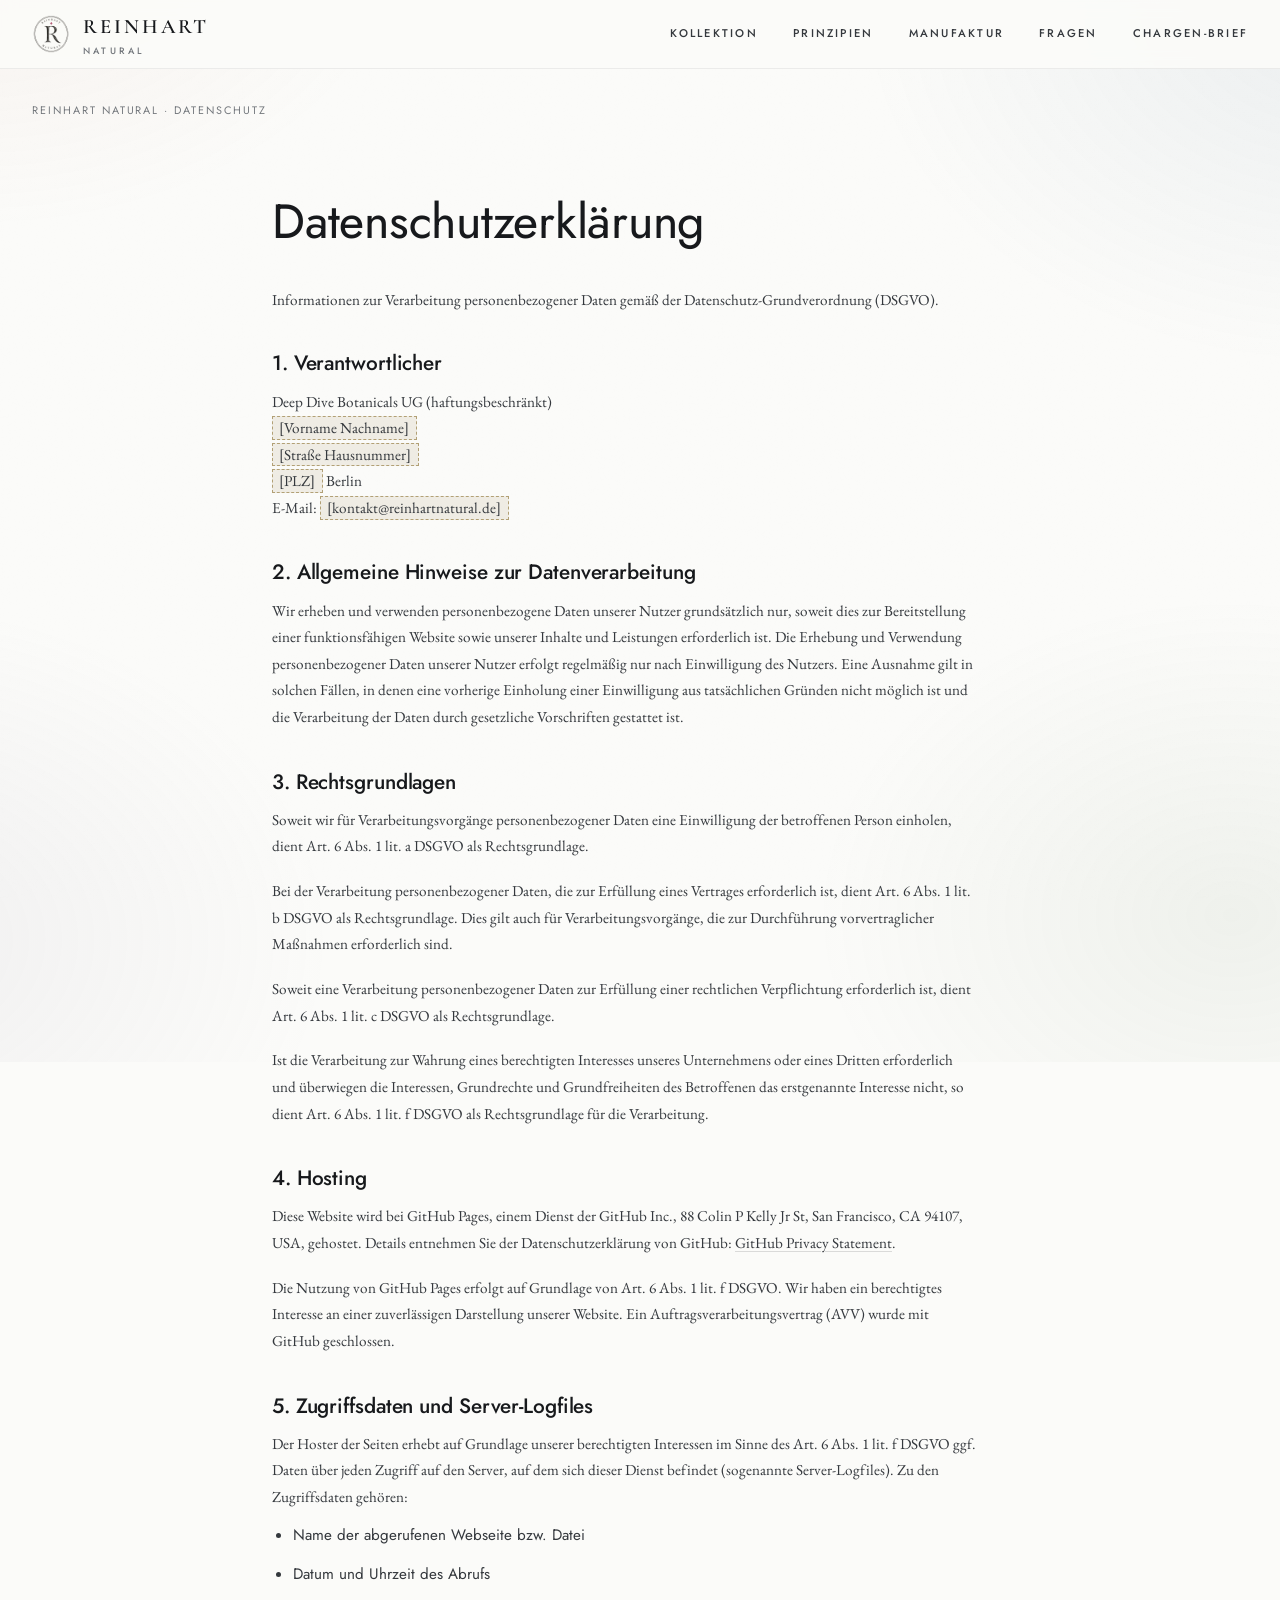
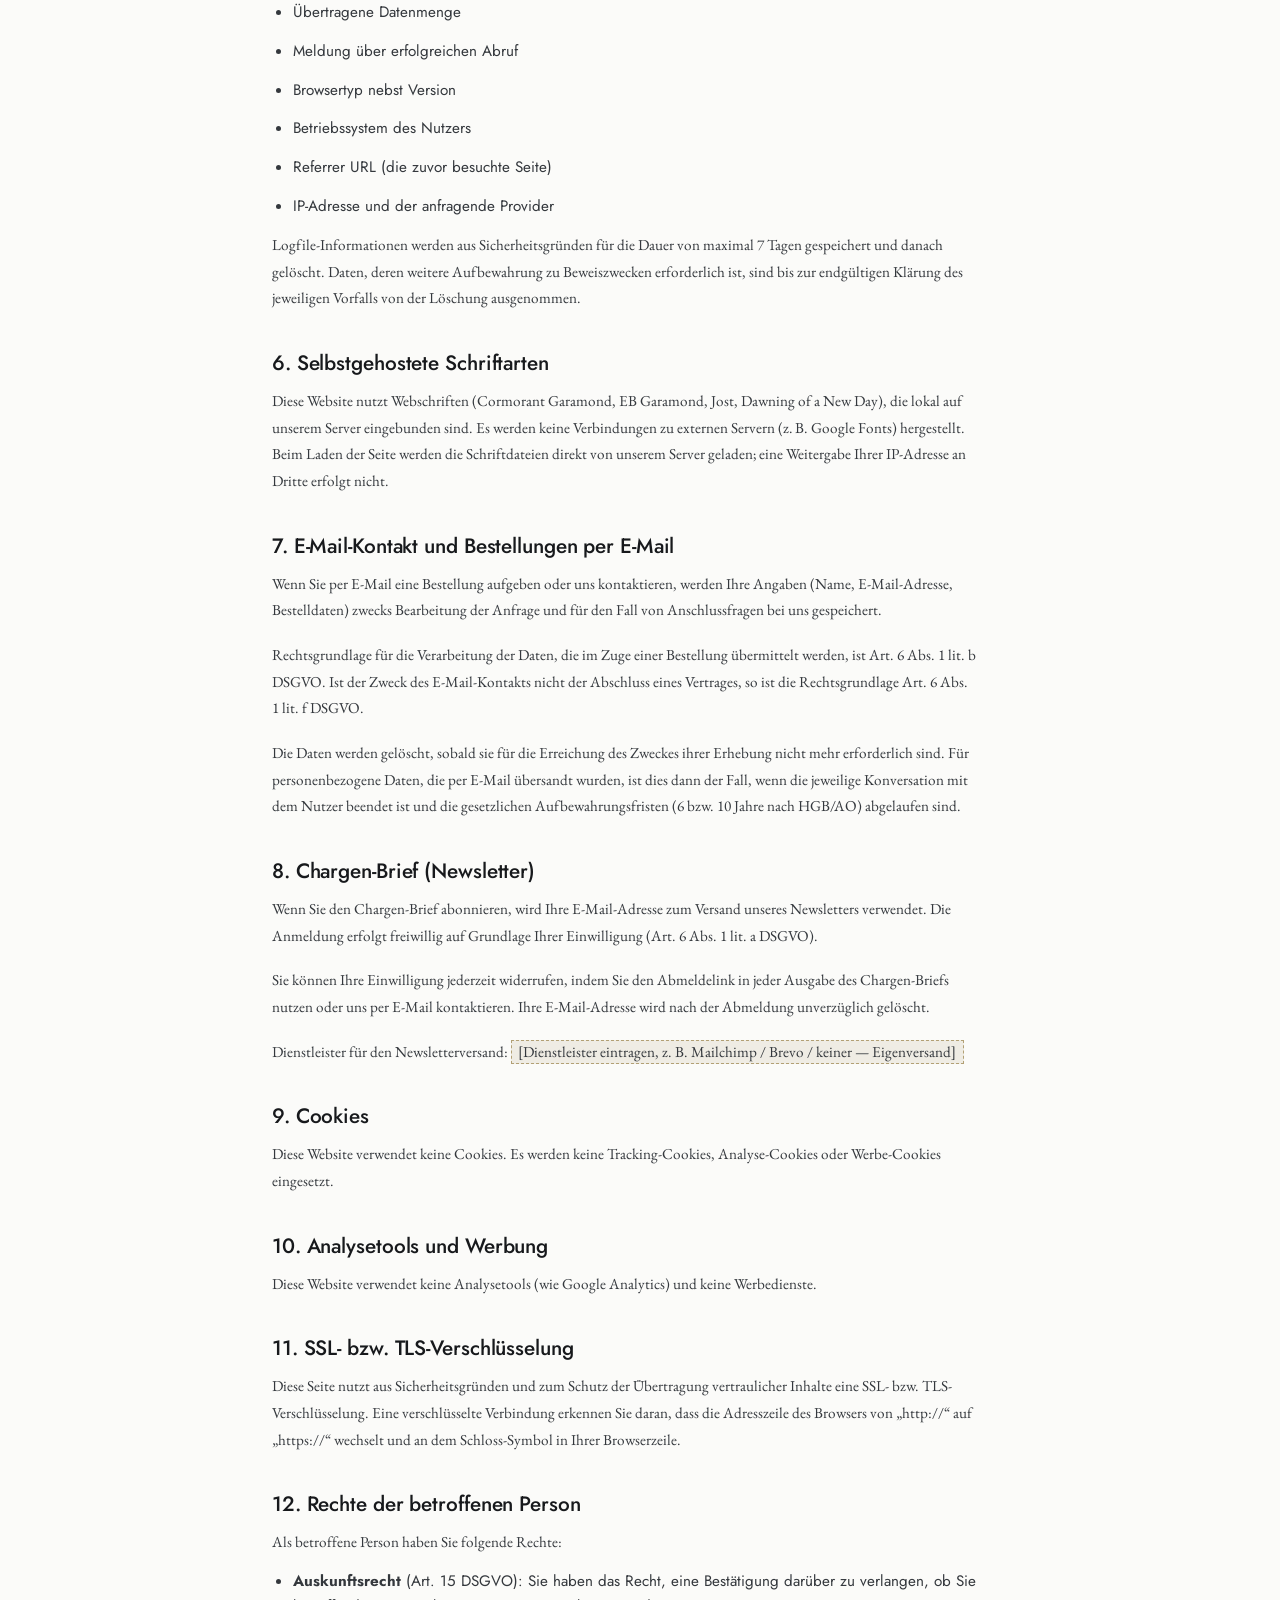
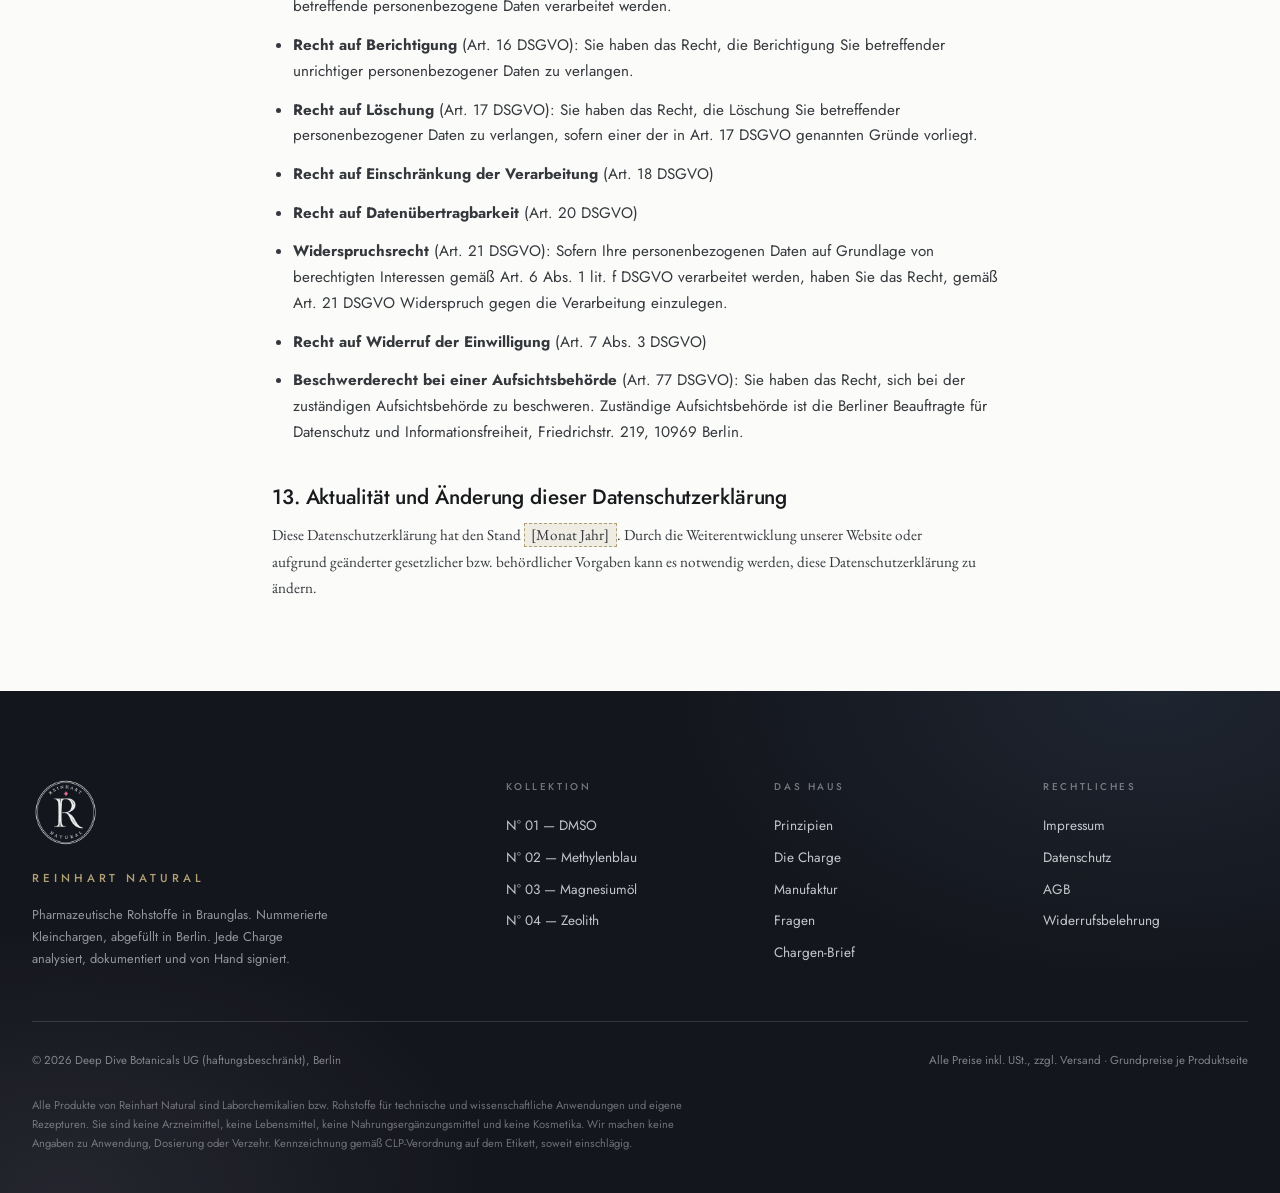
<file: rechtliches/datenschutz.html>
<!DOCTYPE html>
<html lang="de">
<head>
  <meta charset="utf-8">
  <meta name="viewport" content="width=device-width, initial-scale=1">
  <title>Datenschutzerklärung — Reinhart Natural</title>
  <meta name="description" content="Datenschutzerklärung von Reinhart Natural — Informationen zur Verarbeitung personenbezogener Daten gemäß DSGVO.">
  <link rel="canonical" href="https://reinhartnatural.de/rechtliches/datenschutz.html">
  <link rel="icon" href="../favicon.ico" sizes="48x48">
  <link rel="icon" type="image/png" sizes="32x32" href="../favicon-32.png">
  <link rel="apple-touch-icon" href="../apple-touch-icon.png">
  <link rel="stylesheet" href="../assets/css/style.css">
  <meta name="robots" content="noindex, follow">
  <meta property="og:image" content="https://reinhartnatural.de/assets/img/og-standard.png">
  <meta property="og:image:width" content="1200">
  <meta property="og:image:height" content="630">
  <meta name="twitter:card" content="summary_large_image">
  <meta name="twitter:image" content="https://reinhartnatural.de/assets/img/og-standard.png">
</head>
<body>
<a class="skip-link" href="#inhalt">Zum Inhalt springen</a>

<header class="site-header">
  <div class="wrap header-inner">
    <a class="brand" href="../index.html" aria-label="Reinhart Natural — Startseite">
      <img src="../assets/img/siegel-192.png" alt="" width="192" height="192">
      <span class="brand-name">Reinhart<span>Natural</span></span>
    </a>
    <button class="nav-toggle" aria-expanded="false" aria-controls="hauptnavigation" aria-label="Navigation öffnen">
      <svg viewBox="0 0 24 24" fill="none" stroke-width="1.5" aria-hidden="true" focusable="false"><path d="M3 6h18M3 12h18M3 18h18"/></svg>
    </button>
    <nav class="site-nav" id="hauptnavigation" aria-label="Hauptnavigation">
      <a href="../index.html#kollektion">Kollektion</a>
      <a href="../index.html#prinzipien">Prinzipien</a>
      <a href="../index.html#manufaktur">Manufaktur</a>
      <a href="../index.html#fragen">Fragen</a>
      <a href="../index.html#verteiler">Chargen-Brief</a>
    </nav>
  </div>
</header>

<main id="inhalt">
  <div class="wrap">
    <nav class="breadcrumb" aria-label="Pfad"><a href="../index.html">Reinhart Natural</a> · <span aria-current="page">Datenschutz</span></nav>

    <article class="legal-page">
      <h1 class="display">Datenschutzerklärung</h1>
      <p class="lede">Informationen zur Verarbeitung personenbezogener Daten gemäß der Datenschutz-Grundverordnung (DSGVO).</p>

      <section class="prose">
        <h2>1. Verantwortlicher</h2>
        <p>
          Deep Dive Botanicals UG (haftungsbeschränkt)<br>
          <span class="placeholder">[Vorname Nachname]</span><br>
          <span class="placeholder">[Straße Hausnummer]</span><br>
          <span class="placeholder">[PLZ]</span> Berlin<br>
          E-Mail: <span class="placeholder">[kontakt@reinhartnatural.de]</span>
        </p>

        <h2>2. Allgemeine Hinweise zur Datenverarbeitung</h2>
        <p>Wir erheben und verwenden personenbezogene Daten unserer Nutzer grundsätzlich nur, soweit
          dies zur Bereitstellung einer funktionsfähigen Website sowie unserer Inhalte und
          Leistungen erforderlich ist. Die Erhebung und Verwendung personenbezogener Daten unserer
          Nutzer erfolgt regelmäßig nur nach Einwilligung des Nutzers. Eine Ausnahme gilt in solchen
          Fällen, in denen eine vorherige Einholung einer Einwilligung aus tatsächlichen Gründen
          nicht möglich ist und die Verarbeitung der Daten durch gesetzliche Vorschriften gestattet
          ist.</p>

        <h2>3. Rechtsgrundlagen</h2>
        <p>Soweit wir für Verarbeitungsvorgänge personenbezogener Daten eine Einwilligung der
          betroffenen Person einholen, dient Art. 6 Abs. 1 lit. a DSGVO als Rechtsgrundlage.</p>
        <p>Bei der Verarbeitung personenbezogener Daten, die zur Erfüllung eines Vertrages
          erforderlich ist, dient Art. 6 Abs. 1 lit. b DSGVO als Rechtsgrundlage. Dies gilt auch
          für Verarbeitungsvorgänge, die zur Durchführung vorvertraglicher Maßnahmen erforderlich
          sind.</p>
        <p>Soweit eine Verarbeitung personenbezogener Daten zur Erfüllung einer rechtlichen
          Verpflichtung erforderlich ist, dient Art. 6 Abs. 1 lit. c DSGVO als Rechtsgrundlage.</p>
        <p>Ist die Verarbeitung zur Wahrung eines berechtigten Interesses unseres Unternehmens
          oder eines Dritten erforderlich und überwiegen die Interessen, Grundrechte und
          Grundfreiheiten des Betroffenen das erstgenannte Interesse nicht, so dient Art. 6 Abs. 1
          lit. f DSGVO als Rechtsgrundlage für die Verarbeitung.</p>

        <h2>4. Hosting</h2>
        <p>Diese Website wird bei GitHub Pages, einem Dienst der GitHub Inc., 88 Colin P Kelly Jr St,
          San Francisco, CA 94107, USA, gehostet. Details entnehmen Sie der Datenschutzerklärung
          von GitHub:
          <a href="https://docs.github.com/de/site-policy/privacy-policies/github-general-privacy-statement" target="_blank" rel="noopener">GitHub Privacy Statement</a>.</p>
        <p>Die Nutzung von GitHub Pages erfolgt auf Grundlage von Art. 6 Abs. 1 lit. f DSGVO. Wir
          haben ein berechtigtes Interesse an einer zuverlässigen Darstellung unserer Website. Ein
          Auftragsverarbeitungsvertrag (AVV) wurde mit GitHub geschlossen.</p>

        <h2>5. Zugriffsdaten und Server-Logfiles</h2>
        <p>Der Hoster der Seiten erhebt auf Grundlage unserer berechtigten Interessen im Sinne des
          Art. 6 Abs. 1 lit. f DSGVO ggf. Daten über jeden Zugriff auf den Server, auf dem sich
          dieser Dienst befindet (sogenannte Server-Logfiles). Zu den Zugriffsdaten gehören:</p>
        <ul>
          <li>Name der abgerufenen Webseite bzw. Datei</li>
          <li>Datum und Uhrzeit des Abrufs</li>
          <li>Übertragene Datenmenge</li>
          <li>Meldung über erfolgreichen Abruf</li>
          <li>Browsertyp nebst Version</li>
          <li>Betriebssystem des Nutzers</li>
          <li>Referrer URL (die zuvor besuchte Seite)</li>
          <li>IP-Adresse und der anfragende Provider</li>
        </ul>
        <p>Logfile-Informationen werden aus Sicherheitsgründen für die Dauer von maximal 7 Tagen
          gespeichert und danach gelöscht. Daten, deren weitere Aufbewahrung zu Beweiszwecken
          erforderlich ist, sind bis zur endgültigen Klärung des jeweiligen Vorfalls von der
          Löschung ausgenommen.</p>

        <h2>6. Selbstgehostete Schriftarten</h2>
        <p>Diese Website nutzt Webschriften (Cormorant Garamond, EB Garamond, Jost, Dawning of a New Day), die lokal
          auf unserem Server eingebunden sind. Es werden keine Verbindungen zu externen Servern
          (z.&thinsp;B. Google Fonts) hergestellt. Beim Laden der Seite werden die Schriftdateien
          direkt von unserem Server geladen; eine Weitergabe Ihrer IP-Adresse an Dritte erfolgt
          nicht.</p>

        <h2>7. E-Mail-Kontakt und Bestellungen per E-Mail</h2>
        <p>Wenn Sie per E-Mail eine Bestellung aufgeben oder uns kontaktieren, werden Ihre Angaben
          (Name, E-Mail-Adresse, Bestelldaten) zwecks Bearbeitung der Anfrage und für den Fall von
          Anschlussfragen bei uns gespeichert.</p>
        <p>Rechtsgrundlage für die Verarbeitung der Daten, die im Zuge einer Bestellung übermittelt
          werden, ist Art. 6 Abs. 1 lit. b DSGVO. Ist der Zweck des E-Mail-Kontakts nicht der
          Abschluss eines Vertrages, so ist die Rechtsgrundlage Art. 6 Abs. 1 lit. f DSGVO.</p>
        <p>Die Daten werden gelöscht, sobald sie für die Erreichung des Zweckes ihrer Erhebung
          nicht mehr erforderlich sind. Für personenbezogene Daten, die per E-Mail übersandt
          wurden, ist dies dann der Fall, wenn die jeweilige Konversation mit dem Nutzer beendet
          ist und die gesetzlichen Aufbewahrungsfristen (6 bzw. 10 Jahre nach HGB/AO) abgelaufen
          sind.</p>

        <h2>8. Chargen-Brief (Newsletter)</h2>
        <p>Wenn Sie den Chargen-Brief abonnieren, wird Ihre E-Mail-Adresse zum Versand unseres
          Newsletters verwendet. Die Anmeldung erfolgt freiwillig auf Grundlage Ihrer Einwilligung
          (Art. 6 Abs. 1 lit. a DSGVO).</p>
        <p>Sie können Ihre Einwilligung jederzeit widerrufen, indem Sie den Abmeldelink in jeder
          Ausgabe des Chargen-Briefs nutzen oder uns per E-Mail kontaktieren. Ihre E-Mail-Adresse
          wird nach der Abmeldung unverzüglich gelöscht.</p>
        <p>Dienstleister für den Newsletterversand: <span class="placeholder">[Dienstleister eintragen, z. B. Mailchimp / Brevo / keiner — Eigenversand]</span></p>

        <h2>9. Cookies</h2>
        <p>Diese Website verwendet keine Cookies. Es werden keine Tracking-Cookies,
          Analyse-Cookies oder Werbe-Cookies eingesetzt.</p>

        <h2>10. Analysetools und Werbung</h2>
        <p>Diese Website verwendet keine Analysetools (wie Google Analytics) und keine
          Werbedienste.</p>

        <h2>11. SSL- bzw. TLS-Verschlüsselung</h2>
        <p>Diese Seite nutzt aus Sicherheitsgründen und zum Schutz der Übertragung vertraulicher
          Inhalte eine SSL- bzw. TLS-Verschlüsselung. Eine verschlüsselte Verbindung erkennen Sie
          daran, dass die Adresszeile des Browsers von „http://“ auf „https://“ wechselt und an dem
          Schloss-Symbol in Ihrer Browserzeile.</p>

        <h2>12. Rechte der betroffenen Person</h2>
        <p>Als betroffene Person haben Sie folgende Rechte:</p>
        <ul>
          <li><strong>Auskunftsrecht</strong> (Art. 15 DSGVO): Sie haben das Recht, eine Bestätigung
            darüber zu verlangen, ob Sie betreffende personenbezogene Daten verarbeitet werden.</li>
          <li><strong>Recht auf Berichtigung</strong> (Art. 16 DSGVO): Sie haben das Recht, die
            Berichtigung Sie betreffender unrichtiger personenbezogener Daten zu verlangen.</li>
          <li><strong>Recht auf Löschung</strong> (Art. 17 DSGVO): Sie haben das Recht, die
            Löschung Sie betreffender personenbezogener Daten zu verlangen, sofern einer der in
            Art. 17 DSGVO genannten Gründe vorliegt.</li>
          <li><strong>Recht auf Einschränkung der Verarbeitung</strong> (Art. 18 DSGVO)</li>
          <li><strong>Recht auf Datenübertragbarkeit</strong> (Art. 20 DSGVO)</li>
          <li><strong>Widerspruchsrecht</strong> (Art. 21 DSGVO): Sofern Ihre personenbezogenen
            Daten auf Grundlage von berechtigten Interessen gemäß Art. 6 Abs. 1 lit. f DSGVO
            verarbeitet werden, haben Sie das Recht, gemäß Art. 21 DSGVO Widerspruch gegen die
            Verarbeitung einzulegen.</li>
          <li><strong>Recht auf Widerruf der Einwilligung</strong> (Art. 7 Abs. 3 DSGVO)</li>
          <li><strong>Beschwerderecht bei einer Aufsichtsbehörde</strong> (Art. 77 DSGVO): Sie haben
            das Recht, sich bei der zuständigen Aufsichtsbehörde zu beschweren. Zuständige
            Aufsichtsbehörde ist die Berliner Beauftragte für Datenschutz und Informationsfreiheit,
            Friedrichstr. 219, 10969 Berlin.</li>
        </ul>

        <h2>13. Aktualität und Änderung dieser Datenschutzerklärung</h2>
        <p>Diese Datenschutzerklärung hat den Stand <span class="placeholder">[Monat Jahr]</span>.
          Durch die Weiterentwicklung unserer Website oder aufgrund geänderter gesetzlicher bzw.
          behördlicher Vorgaben kann es notwendig werden, diese Datenschutzerklärung zu ändern.</p>
      </section>
    </article>
  </div>
</main>

<footer class="site-footer">
  <div class="wrap">
    <div class="footer-grid">
      <div class="footer-brand">
        <img src="../assets/img/siegel-hell-192.png" alt="" width="192" height="192">
        <div class="wordmark">Reinhart Natural</div>
        <p>Pharmazeutische Rohstoffe in Braunglas. Nummerierte Kleinchargen, abgefüllt in Berlin.
          Jede Charge analysiert, dokumentiert und von Hand signiert.</p>
      </div>
      <div class="footer-col">
        <h4>Kollektion</h4>
        <ul>
          <li><a href="../produkte/dmso.html">N° 01 — DMSO</a></li>
          <li><a href="../produkte/methylenblau.html">N° 02 — Methylenblau</a></li>
          <li><a href="../produkte/magnesiumoel.html">N° 03 — Magnesiumöl</a></li>
          <li><a href="../produkte/zeolith.html">N° 04 — Zeolith</a></li>
        </ul>
      </div>
      <div class="footer-col">
        <h4>Das Haus</h4>
        <ul>
          <li><a href="../index.html#prinzipien">Prinzipien</a></li>
          <li><a href="../index.html#charge">Die Charge</a></li>
          <li><a href="../index.html#manufaktur">Manufaktur</a></li>
          <li><a href="../index.html#fragen">Fragen</a></li>
          <li><a href="../index.html#verteiler">Chargen-Brief</a></li>
        </ul>
      </div>
      <div class="footer-col">
        <h4>Rechtliches</h4>
        <ul>
          <li><a href="impressum.html">Impressum</a></li>
          <li><a href="datenschutz.html" aria-current="page">Datenschutz</a></li>
          <li><a href="agb.html">AGB</a></li>
          <li><a href="widerruf.html">Widerrufsbelehrung</a></li>
        </ul>
      </div>
    </div>
    <div class="footer-legal">
      <span>© 2026 Deep Dive Botanicals UG (haftungsbeschränkt), Berlin</span>
      <span>Alle Preise inkl. USt., zzgl. Versand · Grundpreise je Produktseite</span>
    </div>
    <p class="footer-disclaimer">Alle Produkte von Reinhart Natural sind Laborchemikalien bzw. Rohstoffe für
      technische und wissenschaftliche Anwendungen und eigene Rezepturen. Sie sind keine Arzneimittel, keine
      Lebensmittel, keine Nahrungsergänzungsmittel und keine Kosmetika. Wir machen keine Angaben zu Anwendung,
      Dosierung oder Verzehr. Kennzeichnung gemäß CLP-Verordnung auf dem Etikett, soweit einschlägig.</p>
  </div>
</footer>

<script src="../assets/js/main.js"></script>
</body>
</html>
</file>
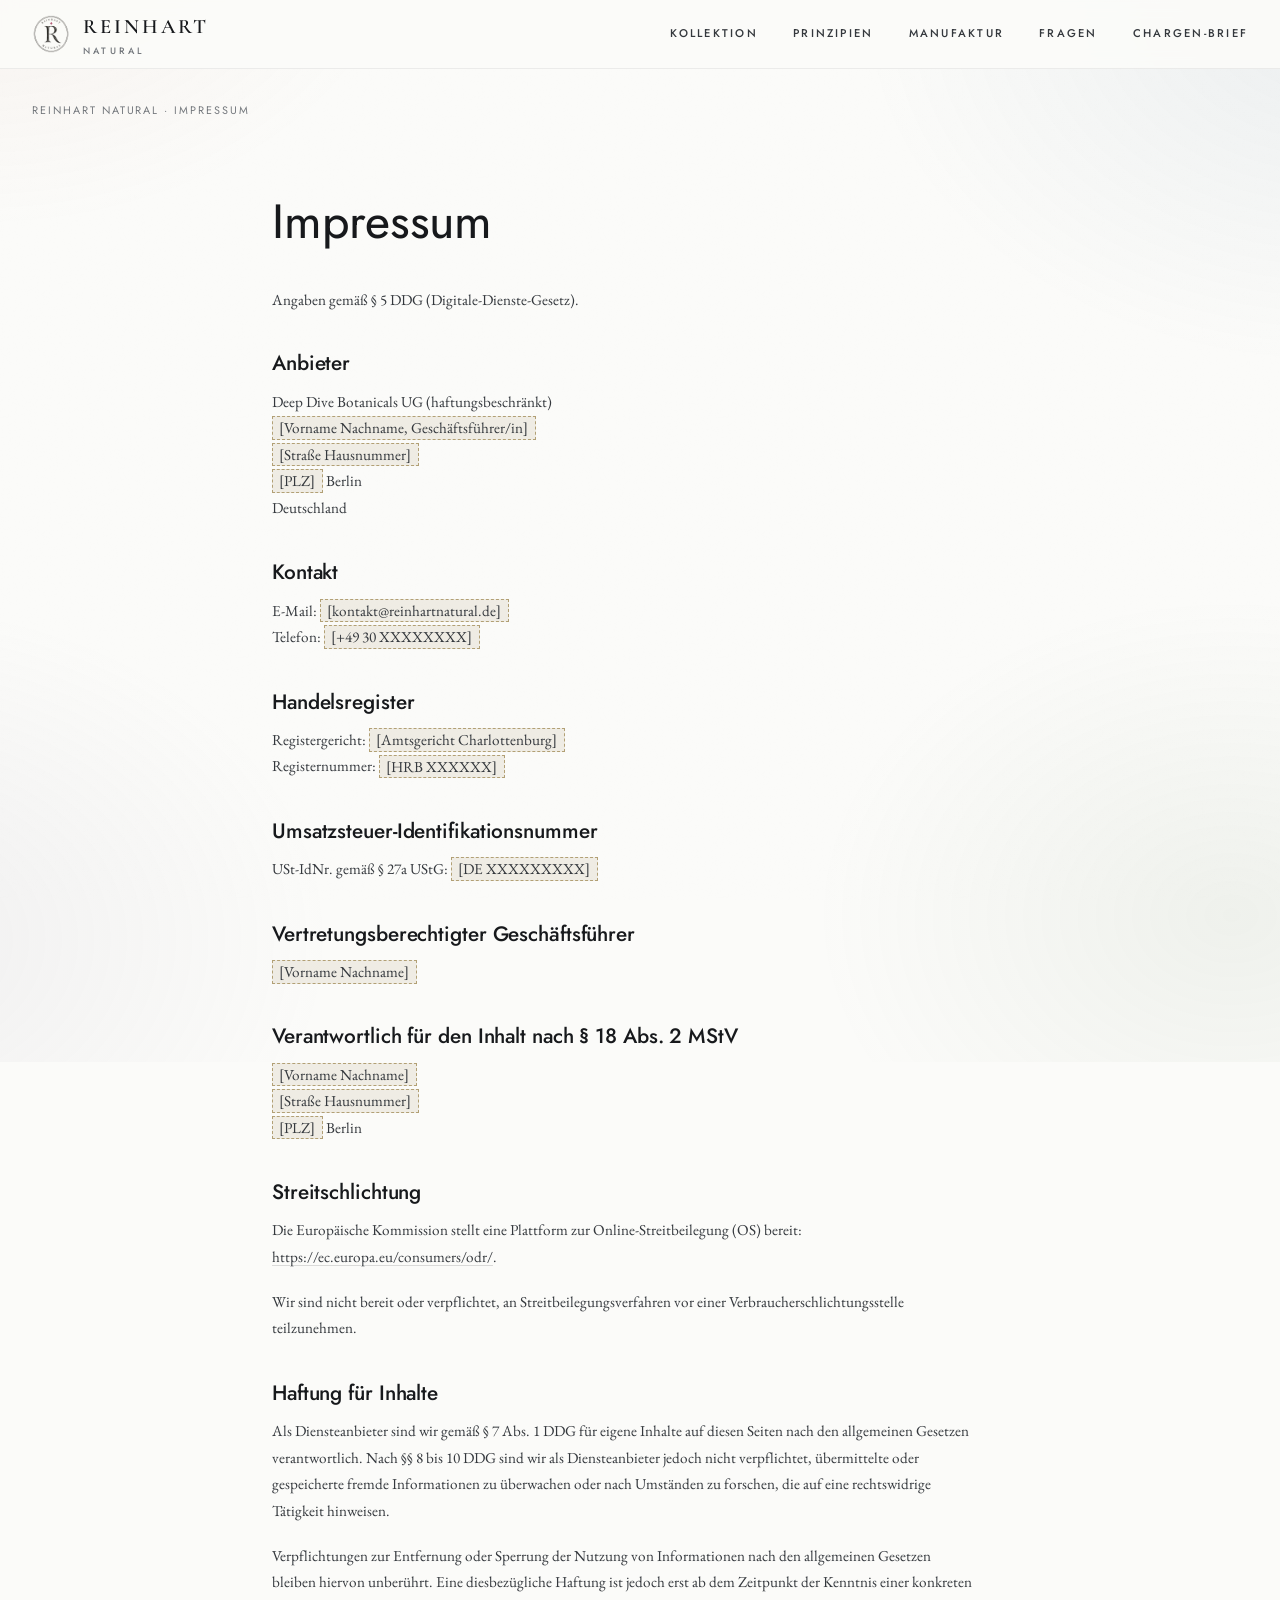
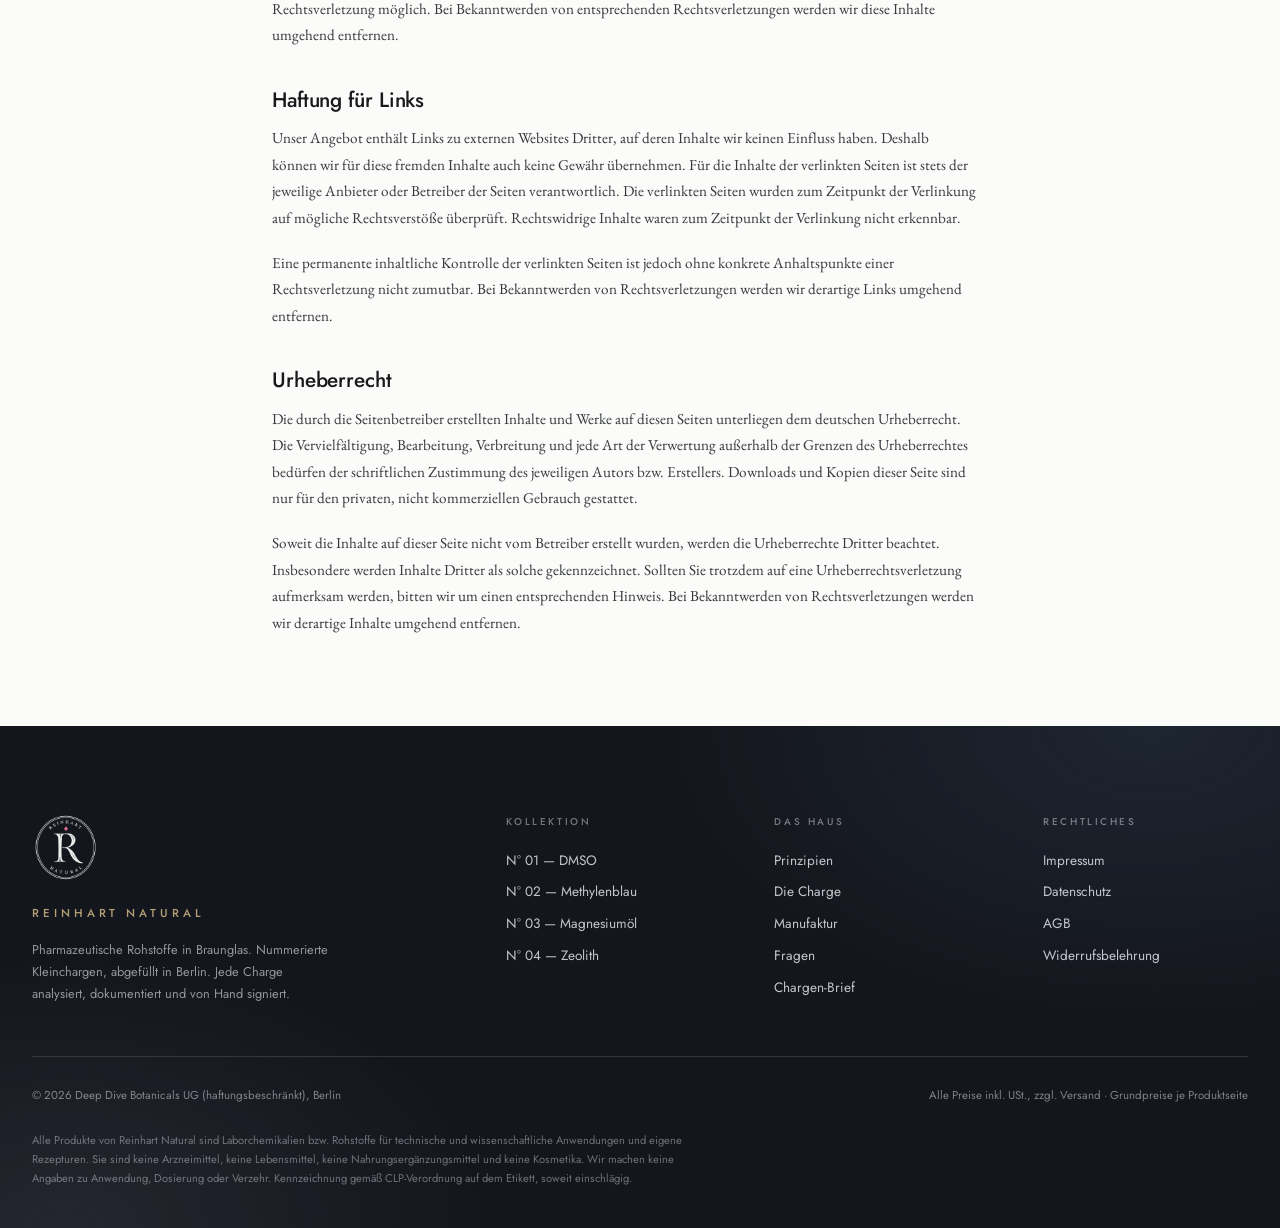
<file: rechtliches/impressum.html>
<!DOCTYPE html>
<html lang="de">
<head>
  <meta charset="utf-8">
  <meta name="viewport" content="width=device-width, initial-scale=1">
  <title>Impressum — Reinhart Natural</title>
  <meta name="description" content="Impressum von Reinhart Natural, ein Angebot der Deep Dive Botanicals UG (haftungsbeschränkt), Berlin.">
  <link rel="canonical" href="https://reinhartnatural.de/rechtliches/impressum.html">
  <link rel="icon" href="../favicon.ico" sizes="48x48">
  <link rel="icon" type="image/png" sizes="32x32" href="../favicon-32.png">
  <link rel="apple-touch-icon" href="../apple-touch-icon.png">
  <link rel="stylesheet" href="../assets/css/style.css">
  <meta name="robots" content="noindex, follow">
  <meta property="og:image" content="https://reinhartnatural.de/assets/img/og-standard.png">
  <meta property="og:image:width" content="1200">
  <meta property="og:image:height" content="630">
  <meta name="twitter:card" content="summary_large_image">
  <meta name="twitter:image" content="https://reinhartnatural.de/assets/img/og-standard.png">
</head>
<body>
<a class="skip-link" href="#inhalt">Zum Inhalt springen</a>

<header class="site-header">
  <div class="wrap header-inner">
    <a class="brand" href="../index.html" aria-label="Reinhart Natural — Startseite">
      <img src="../assets/img/siegel-192.png" alt="" width="192" height="192">
      <span class="brand-name">Reinhart<span>Natural</span></span>
    </a>
    <button class="nav-toggle" aria-expanded="false" aria-controls="hauptnavigation" aria-label="Navigation öffnen">
      <svg viewBox="0 0 24 24" fill="none" stroke-width="1.5" aria-hidden="true" focusable="false"><path d="M3 6h18M3 12h18M3 18h18"/></svg>
    </button>
    <nav class="site-nav" id="hauptnavigation" aria-label="Hauptnavigation">
      <a href="../index.html#kollektion">Kollektion</a>
      <a href="../index.html#prinzipien">Prinzipien</a>
      <a href="../index.html#manufaktur">Manufaktur</a>
      <a href="../index.html#fragen">Fragen</a>
      <a href="../index.html#verteiler">Chargen-Brief</a>
    </nav>
  </div>
</header>

<main id="inhalt">
  <div class="wrap">
    <nav class="breadcrumb" aria-label="Pfad"><a href="../index.html">Reinhart Natural</a> · <span aria-current="page">Impressum</span></nav>

    <article class="legal-page">
      <h1 class="display">Impressum</h1>
      <p class="lede">Angaben gemäß § 5 DDG (Digitale-Dienste-Gesetz).</p>

      <section class="prose">
        <h2>Anbieter</h2>
        <p>
          Deep Dive Botanicals UG (haftungsbeschränkt)<br>
          <span class="placeholder">[Vorname Nachname, Geschäftsführer/in]</span><br>
          <span class="placeholder">[Straße Hausnummer]</span><br>
          <span class="placeholder">[PLZ]</span> Berlin<br>
          Deutschland
        </p>

        <h2>Kontakt</h2>
        <p>
          E-Mail: <span class="placeholder">[kontakt@reinhartnatural.de]</span><br>
          Telefon: <span class="placeholder">[+49 30 XXXXXXXX]</span>
        </p>

        <h2>Handelsregister</h2>
        <p>
          Registergericht: <span class="placeholder">[Amtsgericht Charlottenburg]</span><br>
          Registernummer: <span class="placeholder">[HRB XXXXXX]</span>
        </p>

        <h2>Umsatzsteuer-Identifikationsnummer</h2>
        <p>
          USt-IdNr. gemäß § 27a UStG: <span class="placeholder">[DE XXXXXXXXX]</span>
        </p>

        <h2>Vertretungsberechtigter Geschäftsführer</h2>
        <p>
          <span class="placeholder">[Vorname Nachname]</span>
        </p>

        <h2>Verantwortlich für den Inhalt nach § 18 Abs. 2 MStV</h2>
        <p>
          <span class="placeholder">[Vorname Nachname]</span><br>
          <span class="placeholder">[Straße Hausnummer]</span><br>
          <span class="placeholder">[PLZ]</span> Berlin
        </p>

        <h2>Streitschlichtung</h2>
        <p>Die Europäische Kommission stellt eine Plattform zur Online-Streitbeilegung (OS) bereit:
          <a href="https://ec.europa.eu/consumers/odr/" target="_blank" rel="noopener">https://ec.europa.eu/consumers/odr/</a>.</p>
        <p>Wir sind nicht bereit oder verpflichtet, an Streitbeilegungsverfahren vor einer
          Verbraucherschlichtungsstelle teilzunehmen.</p>

        <h2>Haftung für Inhalte</h2>
        <p>Als Diensteanbieter sind wir gemäß § 7 Abs. 1 DDG für eigene Inhalte auf diesen Seiten
          nach den allgemeinen Gesetzen verantwortlich. Nach §§ 8 bis 10 DDG sind wir als
          Diensteanbieter jedoch nicht verpflichtet, übermittelte oder gespeicherte fremde
          Informationen zu überwachen oder nach Umständen zu forschen, die auf eine rechtswidrige
          Tätigkeit hinweisen.</p>
        <p>Verpflichtungen zur Entfernung oder Sperrung der Nutzung von Informationen nach den
          allgemeinen Gesetzen bleiben hiervon unberührt. Eine diesbezügliche Haftung ist jedoch
          erst ab dem Zeitpunkt der Kenntnis einer konkreten Rechtsverletzung möglich. Bei
          Bekanntwerden von entsprechenden Rechtsverletzungen werden wir diese Inhalte umgehend
          entfernen.</p>

        <h2>Haftung für Links</h2>
        <p>Unser Angebot enthält Links zu externen Websites Dritter, auf deren Inhalte wir keinen
          Einfluss haben. Deshalb können wir für diese fremden Inhalte auch keine Gewähr übernehmen.
          Für die Inhalte der verlinkten Seiten ist stets der jeweilige Anbieter oder Betreiber der
          Seiten verantwortlich. Die verlinkten Seiten wurden zum Zeitpunkt der Verlinkung auf
          mögliche Rechtsverstöße überprüft. Rechtswidrige Inhalte waren zum Zeitpunkt der
          Verlinkung nicht erkennbar.</p>
        <p>Eine permanente inhaltliche Kontrolle der verlinkten Seiten ist jedoch ohne konkrete
          Anhaltspunkte einer Rechtsverletzung nicht zumutbar. Bei Bekanntwerden von
          Rechtsverletzungen werden wir derartige Links umgehend entfernen.</p>

        <h2>Urheberrecht</h2>
        <p>Die durch die Seitenbetreiber erstellten Inhalte und Werke auf diesen Seiten unterliegen
          dem deutschen Urheberrecht. Die Vervielfältigung, Bearbeitung, Verbreitung und jede Art der
          Verwertung außerhalb der Grenzen des Urheberrechtes bedürfen der schriftlichen Zustimmung
          des jeweiligen Autors bzw. Erstellers. Downloads und Kopien dieser Seite sind nur für den
          privaten, nicht kommerziellen Gebrauch gestattet.</p>
        <p>Soweit die Inhalte auf dieser Seite nicht vom Betreiber erstellt wurden, werden die
          Urheberrechte Dritter beachtet. Insbesondere werden Inhalte Dritter als solche
          gekennzeichnet. Sollten Sie trotzdem auf eine Urheberrechtsverletzung aufmerksam werden,
          bitten wir um einen entsprechenden Hinweis. Bei Bekanntwerden von Rechtsverletzungen
          werden wir derartige Inhalte umgehend entfernen.</p>
      </section>
    </article>
  </div>
</main>

<footer class="site-footer">
  <div class="wrap">
    <div class="footer-grid">
      <div class="footer-brand">
        <img src="../assets/img/siegel-hell-192.png" alt="" width="192" height="192">
        <div class="wordmark">Reinhart Natural</div>
        <p>Pharmazeutische Rohstoffe in Braunglas. Nummerierte Kleinchargen, abgefüllt in Berlin.
          Jede Charge analysiert, dokumentiert und von Hand signiert.</p>
      </div>
      <div class="footer-col">
        <h4>Kollektion</h4>
        <ul>
          <li><a href="../produkte/dmso.html">N° 01 — DMSO</a></li>
          <li><a href="../produkte/methylenblau.html">N° 02 — Methylenblau</a></li>
          <li><a href="../produkte/magnesiumoel.html">N° 03 — Magnesiumöl</a></li>
          <li><a href="../produkte/zeolith.html">N° 04 — Zeolith</a></li>
        </ul>
      </div>
      <div class="footer-col">
        <h4>Das Haus</h4>
        <ul>
          <li><a href="../index.html#prinzipien">Prinzipien</a></li>
          <li><a href="../index.html#charge">Die Charge</a></li>
          <li><a href="../index.html#manufaktur">Manufaktur</a></li>
          <li><a href="../index.html#fragen">Fragen</a></li>
          <li><a href="../index.html#verteiler">Chargen-Brief</a></li>
        </ul>
      </div>
      <div class="footer-col">
        <h4>Rechtliches</h4>
        <ul>
          <li><a href="impressum.html" aria-current="page">Impressum</a></li>
          <li><a href="datenschutz.html">Datenschutz</a></li>
          <li><a href="agb.html">AGB</a></li>
          <li><a href="widerruf.html">Widerrufsbelehrung</a></li>
        </ul>
      </div>
    </div>
    <div class="footer-legal">
      <span>© 2026 Deep Dive Botanicals UG (haftungsbeschränkt), Berlin</span>
      <span>Alle Preise inkl. USt., zzgl. Versand · Grundpreise je Produktseite</span>
    </div>
    <p class="footer-disclaimer">Alle Produkte von Reinhart Natural sind Laborchemikalien bzw. Rohstoffe für
      technische und wissenschaftliche Anwendungen und eigene Rezepturen. Sie sind keine Arzneimittel, keine
      Lebensmittel, keine Nahrungsergänzungsmittel und keine Kosmetika. Wir machen keine Angaben zu Anwendung,
      Dosierung oder Verzehr. Kennzeichnung gemäß CLP-Verordnung auf dem Etikett, soweit einschlägig.</p>
  </div>
</footer>

<script src="../assets/js/main.js"></script>
</body>
</html>
</file>
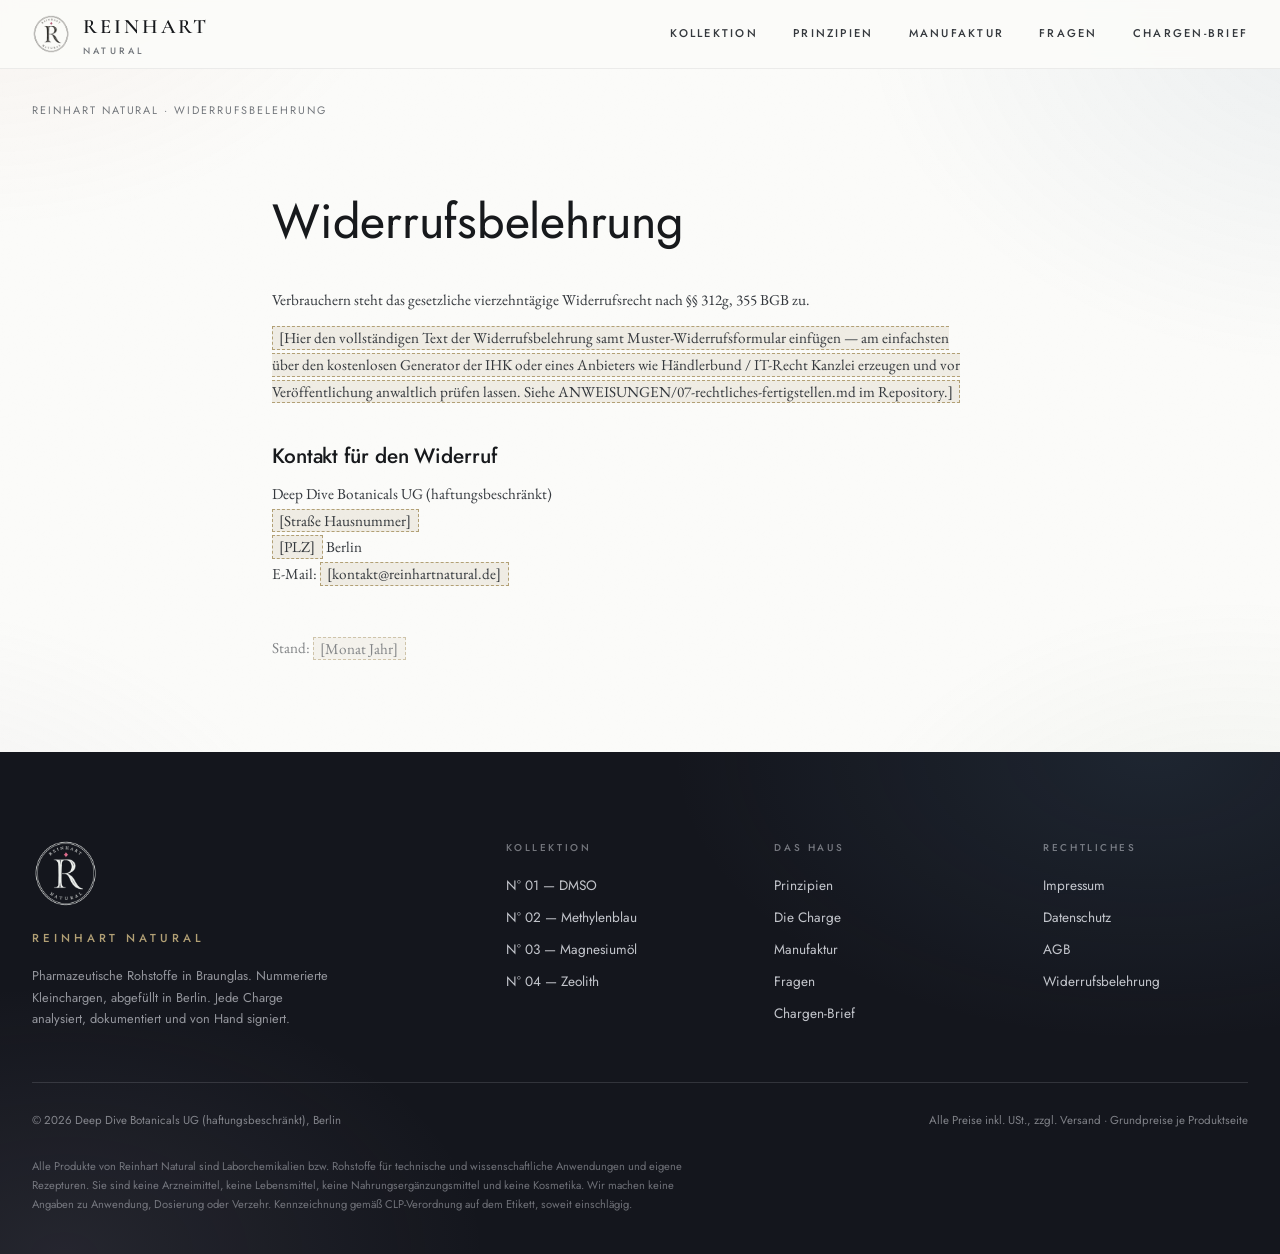
<file: rechtliches/widerruf.html>
<!DOCTYPE html>
<html lang="de">
<head>
  <meta charset="utf-8">
  <meta name="viewport" content="width=device-width, initial-scale=1">
  <title>Widerrufsbelehrung — Reinhart Natural</title>
  <meta name="description" content="Widerrufsbelehrung von Reinhart Natural.">
  <link rel="canonical" href="https://reinhartnatural.de/rechtliches/widerruf.html">
  <link rel="icon" href="../favicon.ico" sizes="48x48">
  <link rel="icon" type="image/png" sizes="32x32" href="../favicon-32.png">
  <link rel="apple-touch-icon" href="../apple-touch-icon.png">
  <link rel="stylesheet" href="../assets/css/style.css">
  <meta name="robots" content="noindex, follow">
  <meta property="og:image" content="https://reinhartnatural.de/assets/img/og-standard.png">
  <meta property="og:image:width" content="1200">
  <meta property="og:image:height" content="630">
  <meta name="twitter:card" content="summary_large_image">
  <meta name="twitter:image" content="https://reinhartnatural.de/assets/img/og-standard.png">
</head>
<body>
<a class="skip-link" href="#inhalt">Zum Inhalt springen</a>

<header class="site-header">
  <div class="wrap header-inner">
    <a class="brand" href="../index.html" aria-label="Reinhart Natural — Startseite">
      <img src="../assets/img/siegel-192.png" alt="" width="192" height="192">
      <span class="brand-name">Reinhart<span>Natural</span></span>
    </a>
    <button class="nav-toggle" aria-expanded="false" aria-controls="hauptnavigation" aria-label="Navigation öffnen">
      <svg viewBox="0 0 24 24" fill="none" stroke-width="1.5" aria-hidden="true" focusable="false"><path d="M3 6h18M3 12h18M3 18h18"/></svg>
    </button>
    <nav class="site-nav" id="hauptnavigation" aria-label="Hauptnavigation">
      <a href="../index.html#kollektion">Kollektion</a>
      <a href="../index.html#prinzipien">Prinzipien</a>
      <a href="../index.html#manufaktur">Manufaktur</a>
      <a href="../index.html#fragen">Fragen</a>
      <a href="../index.html#verteiler">Chargen-Brief</a>
    </nav>
  </div>
</header>

<main id="inhalt">
  <div class="wrap">
    <nav class="breadcrumb" aria-label="Pfad"><a href="../index.html">Reinhart Natural</a> · <span aria-current="page">Widerrufsbelehrung</span></nav>

    <article class="legal-page">
      <h1 class="display">Widerrufs&shy;belehrung</h1>
      <p class="lede">Verbrauchern steht das gesetzliche vierzehntägige Widerrufsrecht nach
        §§ 312g, 355 BGB zu.</p>

      <section class="prose">
        <p><span class="placeholder">[Hier den vollständigen Text der Widerrufsbelehrung samt
          Muster-Widerrufsformular einfügen — am einfachsten über den kostenlosen Generator der
          IHK oder eines Anbieters wie Händlerbund / IT-Recht Kanzlei erzeugen und vor
          Veröffentlichung anwaltlich prüfen lassen. Siehe
          ANWEISUNGEN/07-rechtliches-fertigstellen.md im Repository.]</span></p>

        <h2>Kontakt für den Widerruf</h2>
        <p>
          Deep Dive Botanicals UG (haftungsbeschränkt)<br>
          <span class="placeholder">[Straße Hausnummer]</span><br>
          <span class="placeholder">[PLZ]</span> Berlin<br>
          E-Mail: <span class="placeholder">[kontakt@reinhartnatural.de]</span>
        </p>

        <p style="margin-top:3rem;opacity:0.6">Stand: <span class="placeholder">[Monat Jahr]</span></p>
      </section>
    </article>
  </div>
</main>

<footer class="site-footer">
  <div class="wrap">
    <div class="footer-grid">
      <div class="footer-brand">
        <img src="../assets/img/siegel-hell-192.png" alt="" width="192" height="192">
        <div class="wordmark">Reinhart Natural</div>
        <p>Pharmazeutische Rohstoffe in Braunglas. Nummerierte Kleinchargen, abgefüllt in Berlin.
          Jede Charge analysiert, dokumentiert und von Hand signiert.</p>
      </div>
      <div class="footer-col">
        <h4>Kollektion</h4>
        <ul>
          <li><a href="../produkte/dmso.html">N° 01 — DMSO</a></li>
          <li><a href="../produkte/methylenblau.html">N° 02 — Methylenblau</a></li>
          <li><a href="../produkte/magnesiumoel.html">N° 03 — Magnesiumöl</a></li>
          <li><a href="../produkte/zeolith.html">N° 04 — Zeolith</a></li>
        </ul>
      </div>
      <div class="footer-col">
        <h4>Das Haus</h4>
        <ul>
          <li><a href="../index.html#prinzipien">Prinzipien</a></li>
          <li><a href="../index.html#charge">Die Charge</a></li>
          <li><a href="../index.html#manufaktur">Manufaktur</a></li>
          <li><a href="../index.html#fragen">Fragen</a></li>
          <li><a href="../index.html#verteiler">Chargen-Brief</a></li>
        </ul>
      </div>
      <div class="footer-col">
        <h4>Rechtliches</h4>
        <ul>
          <li><a href="impressum.html">Impressum</a></li>
          <li><a href="datenschutz.html">Datenschutz</a></li>
          <li><a href="agb.html">AGB</a></li>
          <li><a href="widerruf.html" aria-current="page">Widerrufsbelehrung</a></li>
        </ul>
      </div>
    </div>
    <div class="footer-legal">
      <span>© 2026 Deep Dive Botanicals UG (haftungsbeschränkt), Berlin</span>
      <span>Alle Preise inkl. USt., zzgl. Versand · Grundpreise je Produktseite</span>
    </div>
    <p class="footer-disclaimer">Alle Produkte von Reinhart Natural sind Laborchemikalien bzw. Rohstoffe für
      technische und wissenschaftliche Anwendungen und eigene Rezepturen. Sie sind keine Arzneimittel, keine
      Lebensmittel, keine Nahrungsergänzungsmittel und keine Kosmetika. Wir machen keine Angaben zu Anwendung,
      Dosierung oder Verzehr. Kennzeichnung gemäß CLP-Verordnung auf dem Etikett, soweit einschlägig.</p>
  </div>
</footer>

<script src="../assets/js/main.js"></script>
</body>
</html>
</file>
<file: assets/css/style.css>
/* ============================================================
   REINHART NATURAL — reinhartnatural.de
   Design-System: Porzellanweiß + vier Substanzfarben (Koralle,
   Ozean, Moos, Lavendel), Nachtblau für dunkle Bänder.
   Jost (Headlines/UI) + EB Garamond (Text) + Cormorant (Akzente).
   Fluide Mesh-Gradients, organische Zellstrukturen, Asymmetrie —
   das weiche Gegengewicht zum harten Namen.
   ============================================================ */

/* ---------- Schriften (selbst gehostet, DSGVO-konform) ---------- */

@font-face {
  font-family: "EB Garamond";
  font-style: normal;
  font-weight: 400 800;
  font-display: swap;
  src: url("../fonts/ebgaramond-latin.woff2") format("woff2");
}
@font-face {
  font-family: "EB Garamond";
  font-style: italic;
  font-weight: 400 800;
  font-display: swap;
  src: url("../fonts/ebgaramond-italic-latin.woff2") format("woff2");
}
@font-face {
  font-family: "Cormorant Garamond";
  font-style: normal;
  font-weight: 300 700;
  font-display: swap;
  src: url("../fonts/cormorant-latin.woff2") format("woff2");
}
@font-face {
  font-family: "Cormorant Garamond";
  font-style: italic;
  font-weight: 300 700;
  font-display: swap;
  src: url("../fonts/cormorant-italic-latin.woff2") format("woff2");
}
@font-face {
  font-family: "Jost";
  font-style: normal;
  font-weight: 100 900;
  font-display: swap;
  src: url("../fonts/jost-latin.woff2") format("woff2");
}
@font-face {
  font-family: "Dawning of a New Day";
  font-style: normal;
  font-weight: 400;
  font-display: swap;
  src: url("../fonts/dawning-latin.woff2") format("woff2");
}

/* ---------- Token ---------- */

:root {
  --ink: #17191c;          /* Tintenschwarz, kühl */
  --coal: #34383d;         /* Anthrazit */
  --stone: #74787d;        /* kühles Steingrau */
  --porcelain: #fbfbf9;    /* Porzellanweiß — Seitengrund */
  --paper: #ffffff;        /* reines Weiß — Karten */
  --mist: #f0f1ee;         /* helle Wechselfläche */
  --nacht: #20242f;        /* Nachtblau — dunkle Bänder */
  --abyss: #14161d;        /* Tiefnacht — Footer */
  --gold: #b2a075;         /* Messing — nur für Details */

  --koralle: #c98a76;      /* DMSO — warmes Pfirsich/Koralle */
  --ozean: #517495;        /* Methylenblau — kühles Ozeanblau */
  --moos: #77906f;         /* Magnesiumöl — organisches Moosgrün */
  --lavendel: #9d97ad;     /* Zeolith — sanftes Lavendel-Grau */

  /* Alt-Namen bleiben gültig */
  --pine: var(--nacht);
  --rosa: var(--koralle);
  --blau: var(--ozean);
  --gruen: var(--moos);
  --violett: var(--lavendel);

  --hairline: rgba(23, 25, 28, 0.14);
  --hairline-soft: rgba(23, 25, 28, 0.07);
  --amber: #7a4f2c;        /* Braunglas-Ton für Illustrationen */

  /* Aliase für Bestandsregeln */
  --ivory: var(--porcelain);
  --parchment: var(--mist);

  --serif-display: "Cormorant Garamond", "EB Garamond", "Garamond", Georgia, serif;
  --serif: "EB Garamond", "Garamond", "Georgia", serif;
  --sans: "Jost", "Avenir Next", "Century Gothic", Arial, sans-serif;
  --hand: "Dawning of a New Day", cursive;

  --w-wide: 76rem;
  --w-text: 44rem;
}

/* ---------- Reset / Basis ---------- */

*,
*::before,
*::after {
  box-sizing: border-box;
  margin: 0;
  padding: 0;
}

html {
  scroll-behavior: smooth;
  -webkit-text-size-adjust: 100%;
}

body {
  font-family: var(--sans);
  font-size: 1rem;
  line-height: 1.7;
  color: var(--ink);
  background-color: var(--ivory);
  font-feature-settings: "kern";
  text-rendering: optimizeLegibility;
  -webkit-font-smoothing: antialiased;
}

/* Papierkorn — feinstes Rauschen */
body::before {
  content: "";
  position: fixed;
  inset: 0;
  z-index: 0;
  pointer-events: none;
  opacity: 0.18;
  background-image: url("data:image/svg+xml,%3Csvg xmlns='http://www.w3.org/2000/svg' width='240' height='240'%3E%3Cfilter id='n'%3E%3CfeTurbulence type='fractalNoise' baseFrequency='0.85' numOctaves='2' stitchTiles='stitch'/%3E%3CfeColorMatrix type='saturate' values='0'/%3E%3CfeComponentTransfer%3E%3CfeFuncA type='linear' slope='0.05'/%3E%3C/feComponentTransfer%3E%3C/filter%3E%3Crect width='240' height='240' filter='url(%23n)'/%3E%3C/svg%3E");
}

/* Mesh-Gradient — vier Substanzfarben, extrem sanft, in langsamer Drift */
body::after {
  content: "";
  position: fixed;
  inset: -18%;
  z-index: 0;
  pointer-events: none;
  background:
    radial-gradient(44rem 32rem at 12% 6%, rgba(201, 138, 118, 0.09), transparent 62%),
    radial-gradient(48rem 36rem at 90% 14%, rgba(81, 116, 149, 0.09), transparent 62%),
    radial-gradient(42rem 32rem at 84% 88%, rgba(119, 144, 111, 0.09), transparent 62%),
    radial-gradient(46rem 34rem at 6% 90%, rgba(157, 151, 173, 0.11), transparent 62%);
  animation: mesh-drift 90s ease-in-out infinite alternate;
}

@keyframes mesh-drift {
  from { transform: translate3d(-1.5%, -1%, 0) scale(1) rotate(0.001deg); }
  to   { transform: translate3d(1.5%, 1.5%, 0) scale(1.07) rotate(0.001deg); }
}

main,
header,
footer {
  position: relative;
  z-index: 1;
}

::selection {
  background: rgba(81, 116, 149, 0.18);
}

img,
svg {
  display: block;
  max-width: 100%;
}

a {
  color: inherit;
  text-decoration: none;
}

p a,
li a {
  text-decoration: underline;
  text-underline-offset: 3px;
  text-decoration-thickness: 1px;
  text-decoration-color: var(--hairline);
  transition: text-decoration-color 0.2s ease;
}

p a:hover,
li a:hover {
  text-decoration-color: var(--ink);
}

:focus-visible {
  outline: 2px solid var(--ink);
  outline-offset: 3px;
}

.skip-link {
  position: absolute;
  left: -9999px;
  top: 0;
  background: var(--ink);
  color: var(--ivory);
  padding: 0.6rem 1rem;
  z-index: 100;
  font-size: 0.8rem;
}

.skip-link:focus {
  left: 0;
}

/* ---------- Typografie ---------- */

h1, h2,
.display {
  font-family: var(--sans);
  font-weight: 460;
  line-height: 1.12;
  letter-spacing: -0.005em;
  color: var(--ink);
}

.display {
  font-size: clamp(2.7rem, 6.2vw, 4.9rem);
  font-weight: 420;
  line-height: 1.08;
}

h2 {
  font-size: clamp(1.9rem, 3.4vw, 2.7rem);
  font-weight: 440;
}

/* Das Serif-Flüstern: ein kursives Akzentwort in der Grotesk-Headline */
h1 em, h2 em,
.display em {
  font-family: var(--serif-display);
  font-style: italic;
  font-weight: 500;
  font-size: 1.08em;
  letter-spacing: 0;
  line-height: 0;
}

h3 {
  font-family: var(--sans);
  font-size: 0.98rem;
  font-weight: 500;
  letter-spacing: 0.14em;
  text-transform: uppercase;
  color: var(--ink);
}

.lede {
  font-family: var(--serif);
  font-size: clamp(1.15rem, 1.8vw, 1.35rem);
  line-height: 1.6;
  color: var(--coal);
  font-feature-settings: "onum";
}

.prose p {
  font-family: var(--serif);
  font-size: 1.15rem;
  line-height: 1.75;
  color: var(--coal);
  font-feature-settings: "onum";
  max-width: var(--w-text);
}

.prose p + p {
  margin-top: 1.2em;
}

.prose em {
  font-style: italic;
}

.eyebrow {
  font-family: var(--sans);
  font-size: 0.6875rem;
  font-weight: 500;
  letter-spacing: 0.24em;
  text-transform: uppercase;
  color: var(--stone);
}

.eyebrow .dia {
  font-size: 0.55em;
  vertical-align: 0.22em;
  color: var(--gold);
}

.small {
  font-size: 0.8125rem;
  color: var(--stone);
  line-height: 1.6;
}

/* ---------- Layout ---------- */

.wrap {
  width: min(var(--w-wide), 100% - 3rem);
  margin-inline: auto;
}

.section {
  padding-block: clamp(4.5rem, 9vw, 8.5rem);
}

.section-head {
  max-width: 40rem;
  margin-bottom: clamp(2.5rem, 5vw, 4.5rem);
}

.section-head .eyebrow {
  display: block;
  margin-bottom: 1.1rem;
}

.section-head p {
  margin-top: 1.2rem;
}

.center {
  text-align: center;
}

.section-head.center {
  margin-inline: auto;
}

/* Hairline mit Diamant */
.rule {
  border: 0;
  border-top: 1px solid var(--hairline);
  margin: 0;
}

.rule-diamond {
  display: flex;
  align-items: center;
  gap: 1.1rem;
  border: 0;
  margin: 0;
}

.rule-diamond::before,
.rule-diamond::after {
  content: "";
  flex: 1;
  border-top: 1px solid var(--hairline);
}

.rule-diamond span {
  font-size: 0.5rem;
  color: var(--ink);
  line-height: 1;
}

/* ---------- Buttons ---------- */

.btn {
  display: inline-block;
  font-family: var(--sans);
  font-size: 0.72rem;
  font-weight: 500;
  letter-spacing: 0.22em;
  text-transform: uppercase;
  padding: 1.05rem 2.4rem;
  border: 1px solid var(--ink);
  border-radius: 999px;
  color: var(--ink);
  background: transparent;
  cursor: pointer;
  transition: background-color 0.25s ease, color 0.25s ease, border-color 0.25s ease;
  text-align: center;
}

.btn:hover {
  background: var(--nacht);
  border-color: var(--nacht);
  color: #eef0f6;
}

.btn-solid {
  background: var(--nacht);
  border-color: var(--nacht);
  color: #eef0f6;
}

.btn-solid:hover {
  background: #2b3040;
  border-color: #2b3040;
  color: #eef0f6;
}

/* ---------- Ankündigung + Header ---------- */

.annonce {
  background: var(--nacht);
  text-align: center;
  padding: 0.6rem 1rem;
  font-size: 0.6875rem;
  letter-spacing: 0.18em;
  text-transform: uppercase;
  color: rgba(238, 240, 246, 0.88);
}

.annonce .dia {
  font-size: 0.55em;
  vertical-align: 0.22em;
  color: var(--gold);
}

.site-header {
  position: sticky;
  top: 0;
  z-index: 50;
  background: rgba(251, 251, 249, 0.92);
  backdrop-filter: blur(8px);
  border-bottom: 1px solid var(--hairline-soft);
  transition: box-shadow 0.3s ease;
}

.site-header.scrolled {
  box-shadow: 0 1px 0 var(--hairline), 0 8px 24px rgba(14, 31, 27, 0.05);
}

.header-inner {
  display: flex;
  align-items: center;
  justify-content: space-between;
  gap: 2rem;
  height: 4.25rem;
}

.brand {
  display: flex;
  align-items: center;
  gap: 0.85rem;
}

.brand svg,
.brand img {
  width: 2.35rem;
  height: 2.35rem;
  flex: none;
}

.brand-name {
  font-family: var(--serif-display);
  font-size: 1.28rem;
  font-weight: 600;
  letter-spacing: 0.14em;
  text-transform: uppercase;
  white-space: nowrap;
}

.brand-name span {
  font-family: var(--sans);
  font-size: 0.58rem;
  font-weight: 500;
  letter-spacing: 0.34em;
  display: block;
  color: var(--stone);
  margin-top: -0.1rem;
}

.site-nav {
  display: flex;
  align-items: center;
  gap: 2.2rem;
}

.site-nav a {
  font-size: 0.7rem;
  font-weight: 500;
  letter-spacing: 0.2em;
  text-transform: uppercase;
  color: var(--coal);
  padding: 0.4rem 0;
  border-bottom: 1px solid transparent;
  transition: border-color 0.2s ease, color 0.2s ease;
}

.site-nav a:hover {
  color: var(--ink);
  border-bottom-color: var(--ink);
}

.nav-toggle {
  display: none;
  background: none;
  border: 0;
  cursor: pointer;
  padding: 0.5rem;
}

.nav-toggle svg {
  width: 1.4rem;
  height: 1.4rem;
  stroke: var(--ink);
}

/* ---------- Hero — asymmetrisch, fluide ---------- */

.hero {
  padding-block: clamp(3.5rem, 7vw, 6.5rem) clamp(3rem, 6vw, 5rem);
  position: relative;
  overflow: hidden;
}

.hero-grid {
  display: grid;
  grid-template-columns: minmax(0, 1.15fr) minmax(0, 1fr);
  gap: clamp(2rem, 5vw, 5rem);
  align-items: center;
  position: relative;
  z-index: 1;
}

.hero-seal {
  width: clamp(5.5rem, 8vw, 7rem);
  height: auto;
  margin-bottom: 2.2rem;
}

.hero .eyebrow {
  display: block;
  margin-bottom: 1.6rem;
}

.hero .display {
  margin-bottom: 0;
}

.hero-claim {
  font-family: var(--serif);
  font-size: clamp(1.12rem, 1.9vw, 1.32rem);
  color: var(--coal);
  max-width: 32em;
  margin-top: 2rem;
  line-height: 1.65;
}

.hero-actions {
  display: flex;
  gap: 1rem;
  flex-wrap: wrap;
  margin-top: 2.6rem;
}

/* Zellstruktur — botanische Linienkunst, sehr langsam drehend */
.hero-cells {
  position: absolute;
  top: -8rem;
  right: -10rem;
  width: clamp(24rem, 42vw, 40rem);
  height: auto;
  z-index: 0;
  pointer-events: none;
  animation: cells-turn 180s linear infinite;
  transform-origin: center;
}

@keyframes cells-turn {
  to { transform: rotate(360deg); }
}

/* Flaschen-Quartett — gestaffelt statt aufgereiht */
.hero-shelf {
  position: relative;
}

.hero-shelf .bottles {
  display: flex;
  align-items: flex-end;
  justify-content: center;
  gap: clamp(0.9rem, 2.2vw, 1.9rem);
  padding-bottom: 0;
}

.hero-shelf .bottles svg {
  height: clamp(11rem, 22vw, 18rem);
  width: auto;
}

.hero-shelf .bottles svg.h-sm { height: clamp(8rem, 16vw, 13rem); }
.hero-shelf .bottles svg.h-jar { height: clamp(7.5rem, 14.5vw, 12rem); }

.hero-shelf .bottles svg:nth-child(1) { margin-bottom: 0.4rem; }
.hero-shelf .bottles svg:nth-child(2) { margin-bottom: 1.6rem; }
.hero-shelf .bottles svg:nth-child(4) { margin-bottom: 1.1rem; }

.shelf-curve {
  display: block;
  width: 100%;
  height: 1.5rem;
  margin-top: -0.2rem;
  color: var(--ink);
  opacity: 0.4;
}

/* ---------- Kollektion ---------- */

.grid-products {
  display: grid;
  grid-template-columns: repeat(4, 1fr);
  gap: clamp(1rem, 2vw, 1.6rem);
}

.product-card {
  background: var(--paper);
  border: 1px solid var(--hairline-soft);
  border-radius: 0.9rem;
  padding: 2.6rem 1.8rem 2.4rem;
  text-align: center;
  display: flex;
  flex-direction: column;
  align-items: center;
  position: relative;
  transition: box-shadow 0.35s ease, border-color 0.35s ease;
}

.product-card:hover {
  border-color: var(--hairline);
  box-shadow: 0 18px 44px -22px rgba(32, 36, 47, 0.22);
}

/* Asymmetrischer Rhythmus im Regal */
@media (min-width: 64.01rem) {
  .grid-products:not(.cols-3) .product-card:nth-child(2) { margin-top: 1.6rem; }
  .grid-products:not(.cols-3) .product-card:nth-child(3) { margin-top: 0.5rem; }
  .grid-products:not(.cols-3) .product-card:nth-child(4) { margin-top: 2.2rem; }
}

.product-card .no {
  position: absolute;
  top: 1.1rem;
  left: 1.3rem;
  font-family: var(--serif);
  font-size: 0.82rem;
  color: var(--stone);
  font-feature-settings: "onum";
}

.product-card figure {
  height: 11.5rem;
  display: flex;
  align-items: flex-end;
  margin-bottom: 1.9rem;
  transition: transform 0.35s ease;
}

.product-card:hover figure {
  transform: translateY(-4px);
}

.product-card figure svg {
  height: 100%;
  width: auto;
}

.product-card figure svg.h-sm { height: 82%; }
.product-card figure svg.h-jar { height: 68%; }

.product-card .dia {
  font-size: 0.55rem;
  line-height: 1;
  margin-bottom: 0.9rem;
}

.product-card h3 {
  font-size: 1.02rem;
  font-weight: 500;
  letter-spacing: 0.16em;
}

.product-card .chem {
  font-family: var(--serif);
  font-style: italic;
  font-size: 0.98rem;
  color: var(--coal);
  margin-top: 0.25rem;
}

.product-card .spec {
  font-size: 0.66rem;
  letter-spacing: 0.16em;
  text-transform: uppercase;
  color: var(--stone);
  margin-top: 0.8rem;
}

.product-card .price {
  font-family: var(--serif-display);
  font-size: 1.4rem;
  font-weight: 600;
  margin-top: 1.3rem;
}

.product-card .base-price {
  font-size: 0.7rem;
  color: var(--stone);
  margin-top: 0.15rem;
}

.product-card .card-link {
  margin-top: 1.5rem;
  font-size: 0.68rem;
  font-weight: 500;
  letter-spacing: 0.22em;
  text-transform: uppercase;
  border-bottom: 1px solid var(--ink);
  padding-bottom: 0.2rem;
}

/* Karte komplett klickbar */
.product-card .stretch::after {
  content: "";
  position: absolute;
  inset: 0;
}

/* ---------- Prinzipien ---------- */

.grid-3 {
  display: grid;
  grid-template-columns: repeat(3, 1fr);
  gap: clamp(2rem, 4vw, 4rem);
}

.principle .num {
  font-family: var(--serif-display);
  font-size: 2.8rem;
  font-weight: 450;
  color: var(--ink);
  font-feature-settings: "onum";
  line-height: 1;
}

.principle h3 {
  margin: 1.2rem 0 0.8rem;
  font-size: 0.92rem;
}

.principle p {
  font-size: 0.92rem;
  color: var(--coal);
  max-width: 30em;
}

.pullquote {
  font-family: var(--serif-display);
  font-size: clamp(1.8rem, 3.2vw, 2.6rem);
  font-weight: 500;
  font-style: italic;
  text-align: center;
  max-width: 26em;
  margin: clamp(4rem, 8vw, 6.5rem) auto 0;
  line-height: 1.4;
}

/* ---------- Charge ---------- */

.charge {
  background:
    radial-gradient(56rem 38rem at 88% 0%, rgba(81, 116, 149, 0.32), transparent 62%),
    radial-gradient(48rem 34rem at 4% 100%, rgba(157, 151, 173, 0.2), transparent 60%),
    radial-gradient(40rem 30rem at 40% 110%, rgba(201, 138, 118, 0.1), transparent 55%),
    var(--nacht);
  color: rgba(236, 238, 244, 0.82);
}

.charge h2 {
  color: #f2f3f7;
}

.charge .eyebrow {
  color: rgba(236, 238, 244, 0.55);
}

.charge .lede {
  color: rgba(236, 238, 244, 0.75);
}

.charge .small {
  color: rgba(236, 238, 244, 0.55);
}

.charge .btn {
  border-color: rgba(236, 238, 244, 0.6);
  color: #eef0f6;
}

.charge .btn:hover {
  background: rgba(236, 238, 244, 0.12);
  border-color: #eef0f6;
}

.charge .btn-solid {
  background: #f2f3f7;
  border-color: #f2f3f7;
  color: var(--nacht);
}

.charge .btn-solid:hover {
  background: #ffffff;
  border-color: #ffffff;
  color: var(--nacht);
}

.charge-grid {
  display: grid;
  grid-template-columns: minmax(0, 1fr) minmax(0, 1.25fr);
  gap: clamp(2.5rem, 6vw, 6rem);
  align-items: center;
}

.lot-stamp {
  justify-self: center;
  border: 2px solid rgba(236, 238, 244, 0.9);
  outline: 1px solid rgba(236, 238, 244, 0.9);
  outline-offset: 4px;
  padding: 2.1rem 2.6rem;
  text-align: center;
  transform: rotate(-2.5deg);
  color: #eef0f6;
}

.lot-stamp .lot-no {
  font-family: var(--sans);
  font-size: clamp(1.5rem, 3vw, 2.1rem);
  font-weight: 600;
  letter-spacing: 0.28em;
  white-space: nowrap;
}

.lot-stamp .lot-sub {
  font-size: 0.62rem;
  letter-spacing: 0.3em;
  text-transform: uppercase;
  margin-top: 0.5rem;
}

.charge-facts {
  list-style: none;
  margin-top: 1.8rem;
  max-width: var(--w-text);
}

.charge-facts li {
  display: flex;
  gap: 1rem;
  padding: 0.85rem 0;
  border-top: 1px solid rgba(236, 238, 244, 0.16);
  font-size: 0.92rem;
  color: rgba(236, 238, 244, 0.78);
}

.charge-facts li:last-child {
  border-bottom: 1px solid rgba(236, 238, 244, 0.16);
}

.charge-facts .dia {
  flex: none;
  font-size: 0.5rem;
  line-height: 2.6;
  color: var(--gold);
}

/* ---------- Manufaktur ---------- */

.manufaktur-grid {
  display: grid;
  grid-template-columns: minmax(0, 1.2fr) minmax(0, 1fr);
  gap: clamp(2.5rem, 6vw, 6rem);
  align-items: start;
}

.signature {
  font-family: var(--hand);
  font-size: 2.6rem;
  color: var(--ink);
  margin-top: 2.2rem;
  transform: rotate(-3deg);
  transform-origin: left center;
}

.signature-label {
  font-size: 0.65rem;
  letter-spacing: 0.22em;
  text-transform: uppercase;
  color: var(--stone);
  margin-top: 0.2rem;
}

.material-list {
  list-style: none;
  border-top: 1px solid var(--hairline);
}

.material-list li {
  display: grid;
  grid-template-columns: 7.5rem 1fr;
  gap: 1.2rem;
  padding: 1.05rem 0;
  border-bottom: 1px solid var(--hairline-soft);
  font-size: 0.92rem;
}

.material-list dt,
.material-list .k {
  font-size: 0.66rem;
  font-weight: 500;
  letter-spacing: 0.18em;
  text-transform: uppercase;
  color: var(--stone);
  padding-top: 0.2rem;
}

.material-list .v {
  color: var(--coal);
}

/* ---------- FAQ ---------- */

.faq {
  max-width: 46rem;
  margin-inline: auto;
}

.faq details {
  border-top: 1px solid var(--hairline);
}

.faq details:last-child {
  border-bottom: 1px solid var(--hairline);
}

.faq summary {
  list-style: none;
  cursor: pointer;
  display: flex;
  align-items: baseline;
  justify-content: space-between;
  gap: 2rem;
  padding: 1.35rem 0.2rem;
  font-family: var(--sans);
  font-size: 1.06rem;
  font-weight: 480;
  letter-spacing: 0.01em;
}

.faq summary::-webkit-details-marker {
  display: none;
}

.faq summary::after {
  content: "+";
  font-family: var(--sans);
  font-weight: 300;
  font-size: 1.3rem;
  color: var(--stone);
  transition: transform 0.25s ease;
  flex: none;
}

.faq details[open] summary::after {
  transform: rotate(45deg);
}

.faq .faq-body {
  padding: 0 0.2rem 1.6rem;
}

.faq .faq-body p {
  font-size: 0.95rem;
  color: var(--coal);
  max-width: 40em;
}

.faq .faq-body p + p {
  margin-top: 0.8em;
}

/* ---------- Verteiler ---------- */

.verteiler {
  text-align: center;
}

.verteiler .btn {
  margin-top: 2.4rem;
}

.verteiler .small {
  margin-top: 1.4rem;
}

/* ---------- Footer ---------- */

.site-footer {
  background:
    radial-gradient(50rem 30rem at 90% 0%, rgba(81, 116, 149, 0.16), transparent 60%),
    radial-gradient(44rem 28rem at 5% 100%, rgba(157, 151, 173, 0.12), transparent 60%),
    var(--abyss);
  color: rgba(233, 235, 242, 0.82);
  padding: clamp(3.5rem, 7vw, 5.5rem) 0 2.5rem;
  font-size: 0.85rem;
}

.site-footer a {
  color: rgba(233, 235, 242, 0.82);
  transition: color 0.2s ease;
}

.site-footer a:hover {
  color: #ffffff;
}

.footer-grid {
  display: grid;
  grid-template-columns: 2fr 1fr 1fr 1fr;
  gap: clamp(2rem, 5vw, 4rem);
  padding-bottom: 3rem;
}

.footer-brand svg,
.footer-brand img {
  width: 4.2rem;
  height: 4.2rem;
  margin-bottom: 1.4rem;
}

.footer-brand .wordmark {
  font-family: var(--sans);
  font-size: 0.72rem;
  font-weight: 500;
  letter-spacing: 0.34em;
  text-transform: uppercase;
  color: var(--gold);
}

.footer-brand p {
  margin-top: 1rem;
  max-width: 24em;
  font-size: 0.8rem;
  line-height: 1.7;
  color: rgba(233, 235, 242, 0.6);
}

.footer-col h4 {
  font-family: var(--sans);
  font-size: 0.62rem;
  font-weight: 500;
  letter-spacing: 0.26em;
  text-transform: uppercase;
  color: rgba(233, 235, 242, 0.45);
  margin-bottom: 1.1rem;
}

.footer-col ul {
  list-style: none;
}

.footer-col li {
  margin-bottom: 0.55rem;
}

.footer-legal {
  border-top: 1px solid rgba(233, 235, 242, 0.14);
  padding-top: 1.8rem;
  display: flex;
  flex-wrap: wrap;
  gap: 1rem 2rem;
  justify-content: space-between;
  font-size: 0.72rem;
  color: rgba(233, 235, 242, 0.5);
}

.footer-disclaimer {
  margin-top: 1.6rem;
  font-size: 0.7rem;
  line-height: 1.7;
  color: rgba(233, 235, 242, 0.42);
  max-width: 60em;
}

/* ---------- Produktseite ---------- */

.breadcrumb {
  padding-top: 2rem;
  font-size: 0.68rem;
  letter-spacing: 0.18em;
  text-transform: uppercase;
  color: var(--stone);
}

.breadcrumb a:hover {
  color: var(--ink);
}

.product-hero {
  display: grid;
  grid-template-columns: minmax(0, 1fr) minmax(0, 1.1fr);
  gap: clamp(2.5rem, 6vw, 6rem);
  align-items: start;
  padding-block: clamp(2.5rem, 5vw, 4.5rem) clamp(4rem, 8vw, 7rem);
}

.product-stage {
  position: sticky;
  top: 6.5rem;
  text-align: center;
  padding: clamp(2rem, 4vw, 3.5rem) 1rem 0;
}

.product-stage svg {
  height: clamp(20rem, 38vw, 30rem);
  width: auto;
  margin-inline: auto;
  position: relative;
  z-index: 1;
}

.product-stage::before {
  content: "";
  position: absolute;
  inset: 8% 12% 22%;
  border-radius: 50%;
  background: radial-gradient(closest-side, color-mix(in srgb, var(--d, #9d97ad) 16%, transparent), transparent 72%);
  pointer-events: none;
}

.product-stage svg.h-sm {
  height: clamp(16rem, 30vw, 24rem);
}

.product-stage svg.h-jar {
  height: clamp(15rem, 28vw, 22rem);
}

.product-stage .stage-line {
  border: 0;
  border-top: 1px solid var(--ink);
  opacity: 0.55;
  width: 78%;
  margin: 0 auto;
}

.product-info .dia {
  font-size: 0.6rem;
  line-height: 1;
  display: inline-block;
  margin-bottom: 1rem;
}

.product-info h1 {
  font-size: clamp(2.6rem, 5vw, 3.9rem);
  font-weight: 420;
  letter-spacing: 0;
  line-height: 1.05;
}

.product-info .chem {
  font-family: var(--serif-display);
  font-weight: 500;
  font-style: italic;
  font-size: 1.35rem;
  color: var(--coal);
  margin-top: 0.5rem;
}

.product-info .spec-line {
  font-size: 0.7rem;
  letter-spacing: 0.2em;
  text-transform: uppercase;
  color: var(--stone);
  margin-top: 1.1rem;
}

.price-row {
  display: flex;
  align-items: baseline;
  gap: 1.2rem;
  flex-wrap: wrap;
  margin-top: 2.2rem;
  padding-top: 1.8rem;
  border-top: 1px solid var(--hairline);
}

.price-row .price {
  font-family: var(--serif-display);
  font-size: 2.1rem;
  font-weight: 600;
}

.price-row .price-meta {
  font-size: 0.75rem;
  color: var(--stone);
  line-height: 1.5;
}

.cta-row {
  display: flex;
  gap: 1rem;
  flex-wrap: wrap;
  margin-top: 1.6rem;
}

.cta-note {
  margin-top: 1rem;
  font-size: 0.78rem;
  color: var(--stone);
  max-width: 36em;
}

.spec-table {
  width: 100%;
  border-collapse: collapse;
  margin-top: 2.6rem;
  font-size: 0.9rem;
}

.spec-table th,
.spec-table td {
  text-align: left;
  padding: 0.72rem 0.2rem;
  border-top: 1px solid var(--hairline-soft);
  vertical-align: top;
}

.spec-table tr:last-child th,
.spec-table tr:last-child td {
  border-bottom: 1px solid var(--hairline-soft);
}

.spec-table th {
  font-family: var(--sans);
  font-size: 0.64rem;
  font-weight: 500;
  letter-spacing: 0.18em;
  text-transform: uppercase;
  color: var(--stone);
  width: 11rem;
  padding-right: 1.5rem;
}

.spec-table td {
  color: var(--coal);
  font-feature-settings: "tnum";
}

.legal-box {
  margin-top: 2.4rem;
  border: 1px solid var(--hairline);
  border-radius: 0.9rem;
  padding: 1.4rem 1.6rem;
  font-size: 0.8rem;
  color: var(--coal);
  line-height: 1.65;
}

.legal-box strong {
  display: block;
  font-size: 0.64rem;
  letter-spacing: 0.2em;
  text-transform: uppercase;
  margin-bottom: 0.5rem;
  color: var(--ink);
}

.product-prose {
  border-top: 1px solid var(--hairline);
}

.product-prose .inner {
  display: grid;
  grid-template-columns: minmax(0, 1fr) minmax(0, 2fr);
  gap: clamp(2rem, 5vw, 5rem);
  padding-block: clamp(3rem, 6vw, 5rem);
}

.product-prose h2 {
  font-size: 1.55rem;
  font-weight: 480;
}

.cross-sell {
  border-top: 1px solid var(--hairline);
}

.grid-products.cols-3 {
  grid-template-columns: repeat(3, 1fr);
}

.cross-sell .product-card figure {
  height: 9rem;
}

@media (max-width: 64rem) {
  .grid-products.cols-3 {
    grid-template-columns: repeat(3, 1fr);
  }
}

@media (max-width: 46rem) {
  .grid-products.cols-3 {
    grid-template-columns: 1fr;
  }
}

/* ---------- Rechtsseiten ---------- */

.legal-page {
  max-width: 46rem;
  margin-inline: auto;
  padding-block: clamp(3rem, 6vw, 5rem);
}

.legal-page h1 {
  font-size: clamp(2.2rem, 4vw, 3rem);
  margin-bottom: 2.5rem;
}

.legal-page h2 {
  font-size: 1.3rem;
  font-weight: 500;
  margin: 2.5rem 0 0.8rem;
}

.legal-page p,
.legal-page li {
  font-size: 0.95rem;
  color: var(--coal);
  margin-bottom: 0.8rem;
}

.legal-page ul,
.legal-page ol {
  padding-left: 1.3rem;
}

.placeholder {
  background: rgba(178, 160, 117, 0.16);
  border: 1px dashed var(--gold);
  padding: 0.05rem 0.4rem;
}


/* ---------- Reveal-Animation ---------- */

.reveal {
  opacity: 0;
  transform: translateY(14px);
  transition: opacity 0.9s cubic-bezier(0.22, 0.61, 0.36, 1), transform 0.9s cubic-bezier(0.22, 0.61, 0.36, 1);
}

.reveal.in-view {
  opacity: 1;
  transform: none;
}

.reveal-d1 { transition-delay: 0.08s; }
.reveal-d2 { transition-delay: 0.16s; }
.reveal-d3 { transition-delay: 0.24s; }

@media (prefers-reduced-motion: reduce) {
  html {
    scroll-behavior: auto;
  }
  body::after,
  .hero-cells {
    animation: none;
  }
  .reveal {
    opacity: 1;
    transform: none;
    transition: none;
  }
  .product-card figure,
  .btn {
    transition: none;
  }
}

/* ---------- Druck ---------- */

@media print {
  .reveal {
    opacity: 1 !important;
    transform: none !important;
  }
  .annonce,
  .site-nav,
  .nav-toggle,
  .hero-cells,
  body::before,
  body::after {
    display: none !important;
  }
  .charge,
  .site-footer {
    background: none !important;
    color: var(--ink) !important;
  }
}

/* ---------- Responsive ---------- */

@media (max-width: 64rem) {
  .hero-grid {
    grid-template-columns: 1fr;
    gap: 3rem;
  }
  .hero-cells {
    right: -14rem;
    opacity: 0.65;
  }
  .grid-products {
    grid-template-columns: repeat(2, 1fr);
  }
  .footer-grid {
    grid-template-columns: 1fr 1fr;
  }
  .product-hero {
    grid-template-columns: 1fr;
  }
  .product-stage {
    position: static;
    padding-top: 0;
  }
  .product-stage svg {
    height: clamp(16rem, 40vw, 22rem);
  }
  .product-prose .inner {
    grid-template-columns: 1fr;
    gap: 1.5rem;
  }
}

@media (max-width: 46rem) {
  .site-nav {
    position: absolute;
    top: 100%;
    left: 0;
    right: 0;
    background: var(--ivory);
    border-bottom: 1px solid var(--hairline);
    flex-direction: column;
    align-items: flex-start;
    gap: 0;
    padding: 0.5rem 1.5rem 1.2rem;
    display: none;
  }
  .site-nav.open {
    display: flex;
  }
  .site-nav a {
    padding: 0.8rem 0;
    width: 100%;
  }
  .nav-toggle {
    display: block;
  }
  .grid-3 {
    grid-template-columns: 1fr;
  }
  .charge-grid,
  .manufaktur-grid {
    grid-template-columns: 1fr;
  }
  .lot-stamp {
    margin-block: 1rem;
  }
  .grid-products {
    grid-template-columns: 1fr;
  }
  .footer-grid {
    grid-template-columns: 1fr;
  }
  .material-list li {
    grid-template-columns: 1fr;
    gap: 0.2rem;
  }
  .spec-table th {
    width: 8.5rem;
    padding-right: 1rem;
  }
}
</file>
